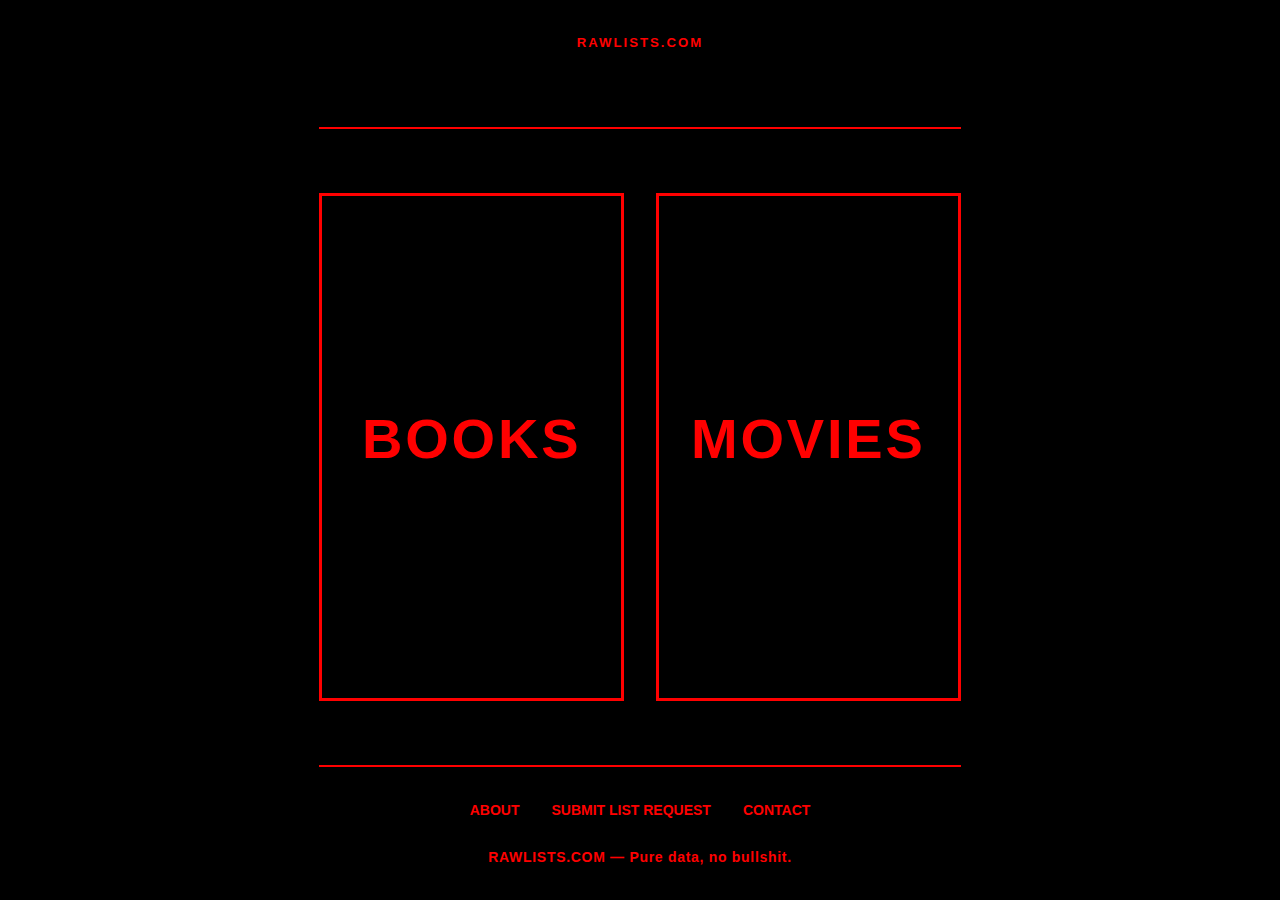
<file: index.html>
<!DOCTYPE html>
<html lang="en">
<head>
<!-- Google tag (gtag.js) -->
<script async src="https://www.googletagmanager.com/gtag/js?id=G-NQX2SLQL2Z"></script>
<script>
  window.dataLayer = window.dataLayer || [];
  function gtag(){dataLayer.push(arguments);}
  gtag('js', new Date());
  
  gtag('config', 'G-NQX2SLQL2Z');
</script>

    <meta charset="UTF-8">
    <meta name="viewport" content="width=device-width, initial-scale=1.0">
    <title>RAWLISTS - Complete Works & Filmographies | Books & Movies in Chronological Order</title>
    <meta name="description" content="Complete bibliographies and filmographies in chronological order. Authors: Charles Bukowski. Directors: Wong Kar-wai. Pure data, no bullshit.">
    <meta name="keywords" content="complete works, bibliography, filmography, chronological order, bukowski, wong kar wai">
    <link rel="canonical" href="https://rawlists.com/">
    
    <!-- Open Graph / Social Media -->
    <meta property="og:type" content="website">
    <meta property="og:url" content="https://rawlists.com/">
    <meta property="og:title" content="RAWLISTS - Complete Works in Chronological Order">
    <meta property="og:description" content="Complete bibliographies and filmographies. Pure data, no bullshit.">
    <meta property="og:site_name" content="RAWLISTS">
    
    <!-- Twitter Card -->
    <meta name="twitter:card" content="summary">
    <meta name="twitter:title" content="RAWLISTS - Complete Works in Chronological Order">
    <meta name="twitter:description" content="Complete bibliographies and filmographies. Pure data, no bullshit.">
    <style>
        * {
            margin: 0;
            padding: 0;
            box-sizing: border-box;
        }

        body {
            background-color: #000000;
            color: #FF0000;
            font-family: 'Arial Black', 'Arial Bold', Gadget, sans-serif;
            line-height: 1.6;
            min-height: 100vh;
            display: flex;
            flex-direction: column;
        }

        .container {
            max-width: 1200px;
            margin: 0 auto;
            padding: 2rem 1rem;
            flex: 1;
            display: flex;
            flex-direction: column;
        }

        header {
            margin-bottom: 3rem;
            padding-bottom: 0.5rem;
        }

        .site-title {
            font-size: 0.825rem;
            font-weight: 900;
            letter-spacing: 0.15em;
            text-transform: uppercase;
            margin-bottom: 1.1rem;
            color: #FF0000;
            text-align: center;
        }

        .header-line {
            width: 100%;
            height: 2px;
            background-color: #FF0000;
            margin-bottom: 4rem;
        }

        .choices {
            flex: 1;
            display: grid;
            grid-template-columns: 1fr 1fr;
            gap: 2rem;
            align-items: stretch;
        }

        .choice-card {
            background-color: transparent;
            border: 3px solid #FF0000;
            padding: 4rem 2rem;
            text-decoration: none;
            display: flex;
            flex-direction: column;
            align-items: center;
            justify-content: center;
            transition: all 0.3s ease;
            position: relative;
            overflow: hidden;
        }

        .choice-card:hover {
            transform: translateY(-4px);
            background-color: #FF0000;
        }

        .choice-card::before {
            content: '';
            position: absolute;
            top: 0;
            left: 0;
            right: 0;
            bottom: 0;
            background-color: #FF0000;
            opacity: 0;
            transition: opacity 0.3s ease;
            z-index: 0;
        }

        .choice-card:hover::before {
            opacity: 1;
        }

        .choice-title {
            font-size: 3.5rem;
            font-weight: 900;
            color: #FF0000;
            letter-spacing: 0.05em;
            margin-bottom: 1rem;
            position: relative;
            z-index: 1;
        }

        .choice-card:hover .choice-title {
            color: #000000;
        }

        .choice-subtitle {
            font-size: 0.875rem;
            color: #1d3557;
            opacity: 0.7;
            letter-spacing: 0.1em;
            text-transform: uppercase;
            font-weight: 600;
            position: relative;
            z-index: 1;
        }

        .choice-card:hover .choice-subtitle {
            color: #f1faee;
            opacity: 1;
        }

        footer {
            margin-top: 4rem;
            padding-top: 2rem;
            border-top: 2px solid #FF0000;
            text-align: center;
        }

        .footer-links {
            display: flex;
            justify-content: center;
            gap: 2rem;
            margin-bottom: 1.5rem;
            flex-wrap: wrap;
        }

        .footer-links a {
            color: #FF0000;
            text-decoration: none;
            font-size: 0.875rem;
            font-weight: 900;
            transition: opacity 0.2s ease;
        }

        .footer-links a:hover {
            opacity: 0.7;
        }

        .footer-slogan {
            font-size: 0.875rem;
            color: #FF0000;
            font-weight: 900;
            letter-spacing: 0.05em;
        }

        @media (max-width: 768px) {
            .choices {
                grid-template-columns: 1fr;
                gap: 1.5rem;
            }

            .choice-card {
                padding: 3rem 2rem;
            }

            .choice-title {
                font-size: 2.5rem;
            }

            .tagline {
                margin-bottom: 2rem;
            }
        }
    </style>
</head>
<body>
    <div class="container">
        <header>
            <h1 class="site-title">RAWLISTS.COM</h1>
        </header>

        <div class="header-line"></div>

        <div class="choices">
            <a href="books.html" class="choice-card">
                <h2 class="choice-title">BOOKS</h2>
            </a>

            <a href="movies.html" class="choice-card">
                <h2 class="choice-title">MOVIES</h2>
            </a>
        </div>

        <footer>
            <div class="footer-links">
                <a href="about.html">ABOUT</a>
                <a href="submit.html">SUBMIT LIST REQUEST</a>
                <a href="contact.html">CONTACT</a>
            </div>
            <p class="footer-slogan">RAWLISTS.COM — Pure data, no bullshit.</p>
        </footer>
    </div>
</body>
</html>
</file>
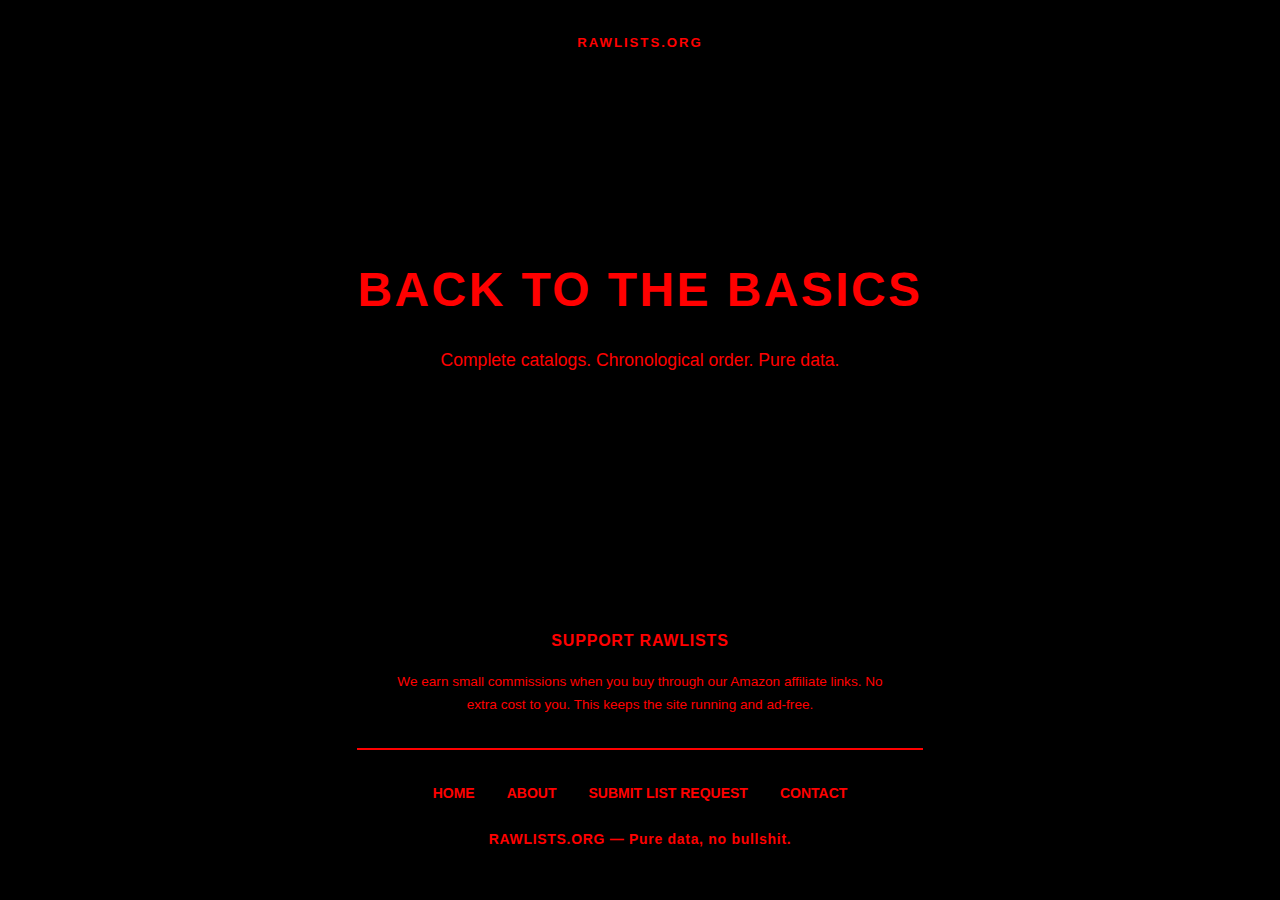
<file: about.html>
<!DOCTYPE html>
<html lang="en">
<head>
<!-- Google tag (gtag.js) -->
<script async src="https://www.googletagmanager.com/gtag/js?id=G-NQX2SLQL2Z"></script>
<script>
  window.dataLayer = window.dataLayer || [];
  function gtag(){dataLayer.push(arguments);}
  gtag('js', new Date());
  
  gtag('config', 'G-NQX2SLQL2Z');
</script>

    <meta charset="UTF-8">
    <meta name="viewport" content="width=device-width, initial-scale=1.0">
    <title>About - RAWLISTS.ORG</title>
    <style>
        * {
            margin: 0;
            padding: 0;
            box-sizing: border-box;
        }

        body {
            background-color: #000000;
            color: #FF0000;
            font-family: 'Arial Black', Arial, sans-serif;
            line-height: 1.6;
            min-height: 100vh;
            display: flex;
            flex-direction: column;
        }

        .container {
            max-width: 800px;
            margin: 0 auto;
            flex: 1;
            display: flex;
            flex-direction: column;
            padding: 2rem 1rem;
        }

        header {
            margin-bottom: 3rem;
            padding-bottom: 0.5rem;
        }

        .site-title {
            font-size: 0.825rem;
            font-weight: 700;
            letter-spacing: 0.15em;
            text-transform: uppercase;
            margin-bottom: 1.1rem;
            text-align: center;
        }

        .site-title a {
            color: #FF0000;
            text-decoration: none;
        }

        .page-header {
            border-bottom: 2px solid #FF0000;
            padding-bottom: 0.5rem;
            margin-bottom: 2rem;
        }

        .page-title {
            font-size: 2.5rem;
            font-weight: 700;
            color: #FF0000;
            line-height: 1;
        }

        .content {
            margin-bottom: 3rem;
        }

        h2 {
            font-size: 1.5rem;
            font-weight: 700;
            color: #FF0000;
            margin-bottom: 1rem;
            margin-top: 2rem;
            text-transform: uppercase;
            letter-spacing: 0.05em;
        }

        p {
            margin-bottom: 1rem;
            font-size: 1rem;
            line-height: 1.7;
            font-family: Arial, sans-serif;
            font-weight: 400;
        }

        .principle {
            margin-bottom: 1.5rem;
            padding-left: 1rem;
            border-left: 3px solid #FF0000;
        }

        .principle-title {
            font-size: 1.1rem;
            font-weight: 900;
            margin-bottom: 0.5rem;
        }

        footer {
            margin-top: 4rem;
            padding-top: 2rem;
            border-top: 2px solid #FF0000;
            text-align: center;
        }

        .footer-links {
            display: flex;
            justify-content: center;
            gap: 2rem;
            margin-bottom: 1.5rem;
            flex-wrap: wrap;
        }

        .footer-links a {
            color: #FF0000;
            text-decoration: none;
            font-size: 0.875rem;
            font-weight: 900;
            transition: opacity 0.2s ease;
        }

        .footer-links a:hover {
            opacity: 0.7;
        }

        .footer-slogan {
            font-size: 0.875rem;
            color: #FF0000;
            font-weight: 600;
            letter-spacing: 0.05em;
        }

        @media (max-width: 640px) {
            .page-title {
                font-size: 2rem;
            }

            h2 {
                font-size: 1.25rem;
            }

            .footer-links {
                gap: 1rem;
            }
        }
    </style>
</head>
<body>
    <div class="container">
        <header>
            <h1 class="site-title"><a href="index.html">RAWLISTS.ORG</a></h1>
        </header>

        <div class="content" style="flex: 1; display: flex; align-items: center; justify-content: center;">
            <div style="text-align: center;">
                <h2 style="font-size: 3rem; font-weight: 900; margin: 0 0 2rem 0; line-height: 1;">BACK TO THE BASICS</h2>
                <p style="font-size: 1.1rem; margin: 0;">Complete catalogs. Chronological order. Pure data.</p>
            </div>
        </div>

        <div style="text-align: center; padding: 2rem 0;">
            <h2 style="font-size: 1rem; font-weight: 900; margin-bottom: 1rem;">SUPPORT RAWLISTS</h2>
            <p style="font-size: 0.85rem; max-width: 500px; margin: 0 auto;">We earn small commissions when you buy through our Amazon affiliate links. No extra cost to you. This keeps the site running and ad-free.</p>
        </div>

        <footer style="margin-top: auto;">
            <div class="footer-links">
                <a href="index.html">HOME</a>
                <a href="about.html">ABOUT</a>
                <a href="submit.html">SUBMIT LIST REQUEST</a>
                <a href="contact.html">CONTACT</a>
            </div>
            <p class="footer-slogan">RAWLISTS.ORG — Pure data, no bullshit.</p>
        </footer>
    </div>
</body>
</html>
</file>
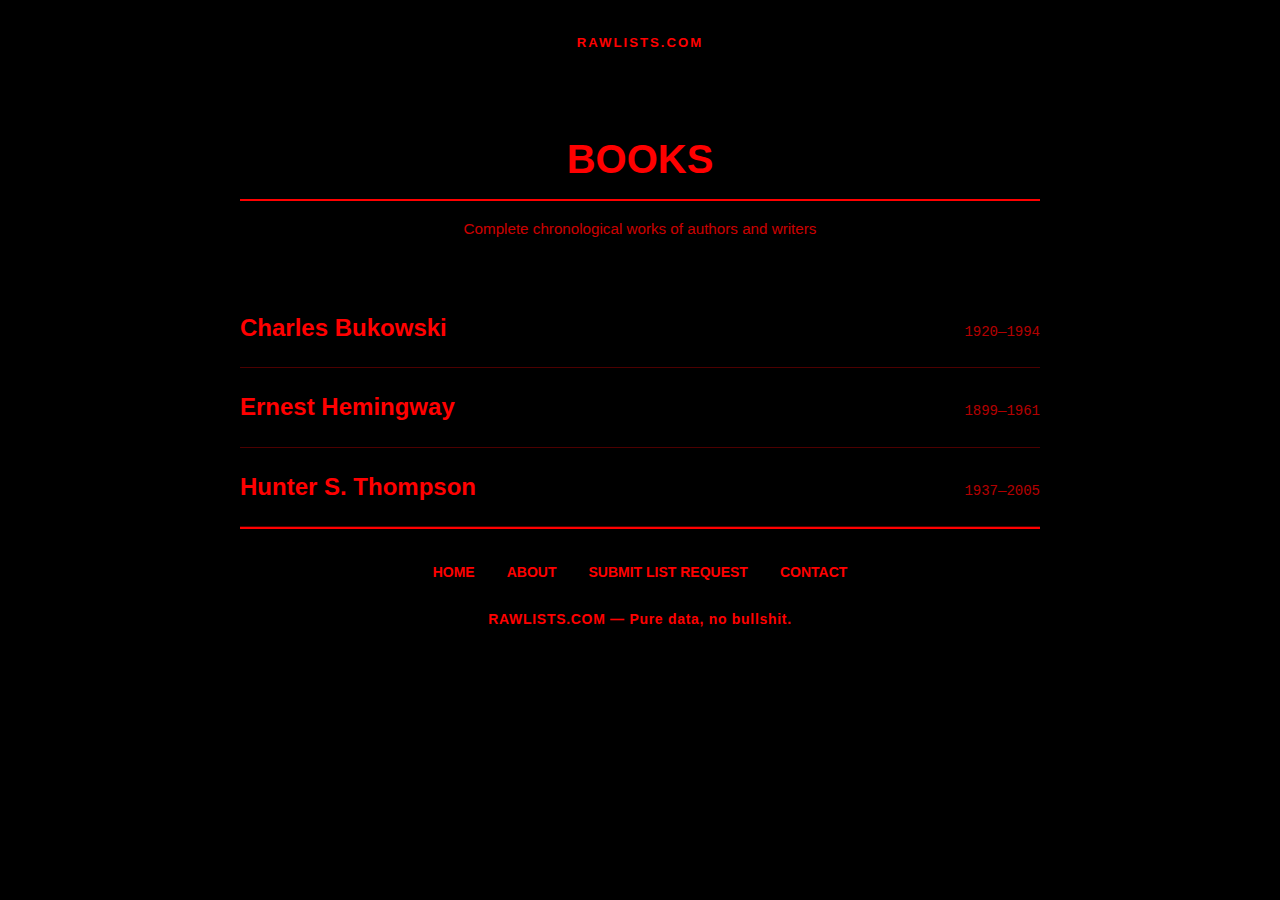
<file: books.html>
<!DOCTYPE html>
<html lang="en">
<head>
<!-- Google tag (gtag.js) -->
<script async src="https://www.googletagmanager.com/gtag/js?id=G-NQX2SLQL2Z"></script>
<script>
  window.dataLayer = window.dataLayer || [];
  function gtag(){dataLayer.push(arguments);}
  gtag('js', new Date());
  
  gtag('config', 'G-NQX2SLQL2Z');
</script>

    <meta charset="UTF-8">
    <meta name="viewport" content="width=device-width, initial-scale=1.0">
    <title>Books - RAWLISTS.COM</title>
    <style>
        * {
            margin: 0;
            padding: 0;
            box-sizing: border-box;
        }

        body {
            background-color: #000000;
            color: #FF0000;
            font-family: 'Arial Black', 'Arial Bold', Gadget, sans-serif;
            line-height: 1.6;
            padding: 2rem 1rem;
        }

        .container {
            max-width: 800px;
            margin: 0 auto;
            flex: 1;
            display: flex;
            flex-direction: column;
        }

        header {
            margin-bottom: 3rem;
            padding-bottom: 0.5rem;
        }

        .site-title {
            font-size: 0.825rem;
            font-weight: 900;
            letter-spacing: 0.15em;
            text-transform: uppercase;
            margin-bottom: 1.1rem;
            color: #FF0000;
            text-align: center;
        }

        .site-title a {
            color: #FF0000;
            text-decoration: none;
        }

        .site-title a:hover {
            opacity: 0.7;
        }

        .page-title {
            font-size: 2.5rem;
            font-weight: 900;
            color: #FF0000;
            text-align: center;
            margin-bottom: 1rem;
            border-bottom: 2px solid #FF0000;
            padding-bottom: 0.5rem;
        }

        .intro {
            text-align: center;
            font-size: 0.95rem;
            color: #FF0000;
            opacity: 0.8;
            margin-bottom: 3rem;
        }

        .author-list {
            list-style: none;
        }

        .author-item {
            border-bottom: 1px solid rgba(255, 0, 0, 0.3);
            transition: background-color 0.2s ease;
        }

        .author-item:hover {
            background-color: rgba(255, 0, 0, 0.1);
        }

        .author-link {
            display: flex;
            justify-content: space-between;
            align-items: baseline;
            padding: 1.25rem 0;
            text-decoration: none;
            gap: 1rem;
        }

        .author-name {
            font-size: 1.5rem;
            font-weight: 900;
            color: #FF0000;
        }

        .author-years {
            font-family: 'Courier New', monospace;
            font-size: 0.875rem;
            color: #FF0000;
            opacity: 0.7;
            white-space: nowrap;
        }

        footer {
            margin-top: 4rem;
            padding-top: 2rem;
            border-top: 2px solid #FF0000;
            text-align: center;
        }

        .footer-links {
            display: flex;
            justify-content: center;
            gap: 2rem;
            margin-bottom: 1.5rem;
            flex-wrap: wrap;
        }

        .footer-links a {
            color: #FF0000;
            text-decoration: none;
            font-size: 0.875rem;
            font-weight: 900;
            transition: opacity 0.2s ease;
        }

        .footer-links a:hover {
            opacity: 0.7;
        }

        .footer-slogan {
            font-size: 0.875rem;
            color: #FF0000;
            font-weight: 900;
            letter-spacing: 0.05em;
        }

        @media (max-width: 640px) {
            .page-title {
                font-size: 2rem;
            }

            .author-link {
                flex-direction: column;
                align-items: flex-start;
                gap: 0.25rem;
            }

            .author-name {
                font-size: 1.25rem;
            }
        }
    </style>
</head>
<body>
    <div class="container">
        <header>
            <h1 class="site-title"><a href="index.html">RAWLISTS.COM</a></h1>
        </header>

        <h2 class="page-title">BOOKS</h2>
        <p class="intro">Complete chronological works of authors and writers</p>

        <ul class="author-list">
            <li class="author-item">
                <a href="bukowski.html" class="author-link">
                    <span class="author-name">Charles Bukowski</span>
                    <span class="author-years">1920—1994</span>
                </a>
            </li>
            <li class="author-item">
                <a href="ernest-hemingway.html" class="author-link">
                    <span class="author-name">Ernest Hemingway</span>
                    <span class="author-years">1899—1961</span>
                </a>
            </li>
            <li class="author-item">
                <a href="hunter-s-thompson.html" class="author-link">
                    <span class="author-name">Hunter S. Thompson</span>
                    <span class="author-years">1937—2005</span>
                </a>
            </li>
        </ul>

        <footer style="margin-top: auto;">
                        <div class="footer-links">
                <a href="index.html">HOME</a>
                <a href="about.html">ABOUT</a>
                <a href="submit.html">SUBMIT LIST REQUEST</a>
                <a href="contact.html">CONTACT</a>
            </div>
            <p class="footer-slogan">RAWLISTS.COM — Pure data, no bullshit.</p>
        </footer>
    </div>
</body>
</html>
</file>
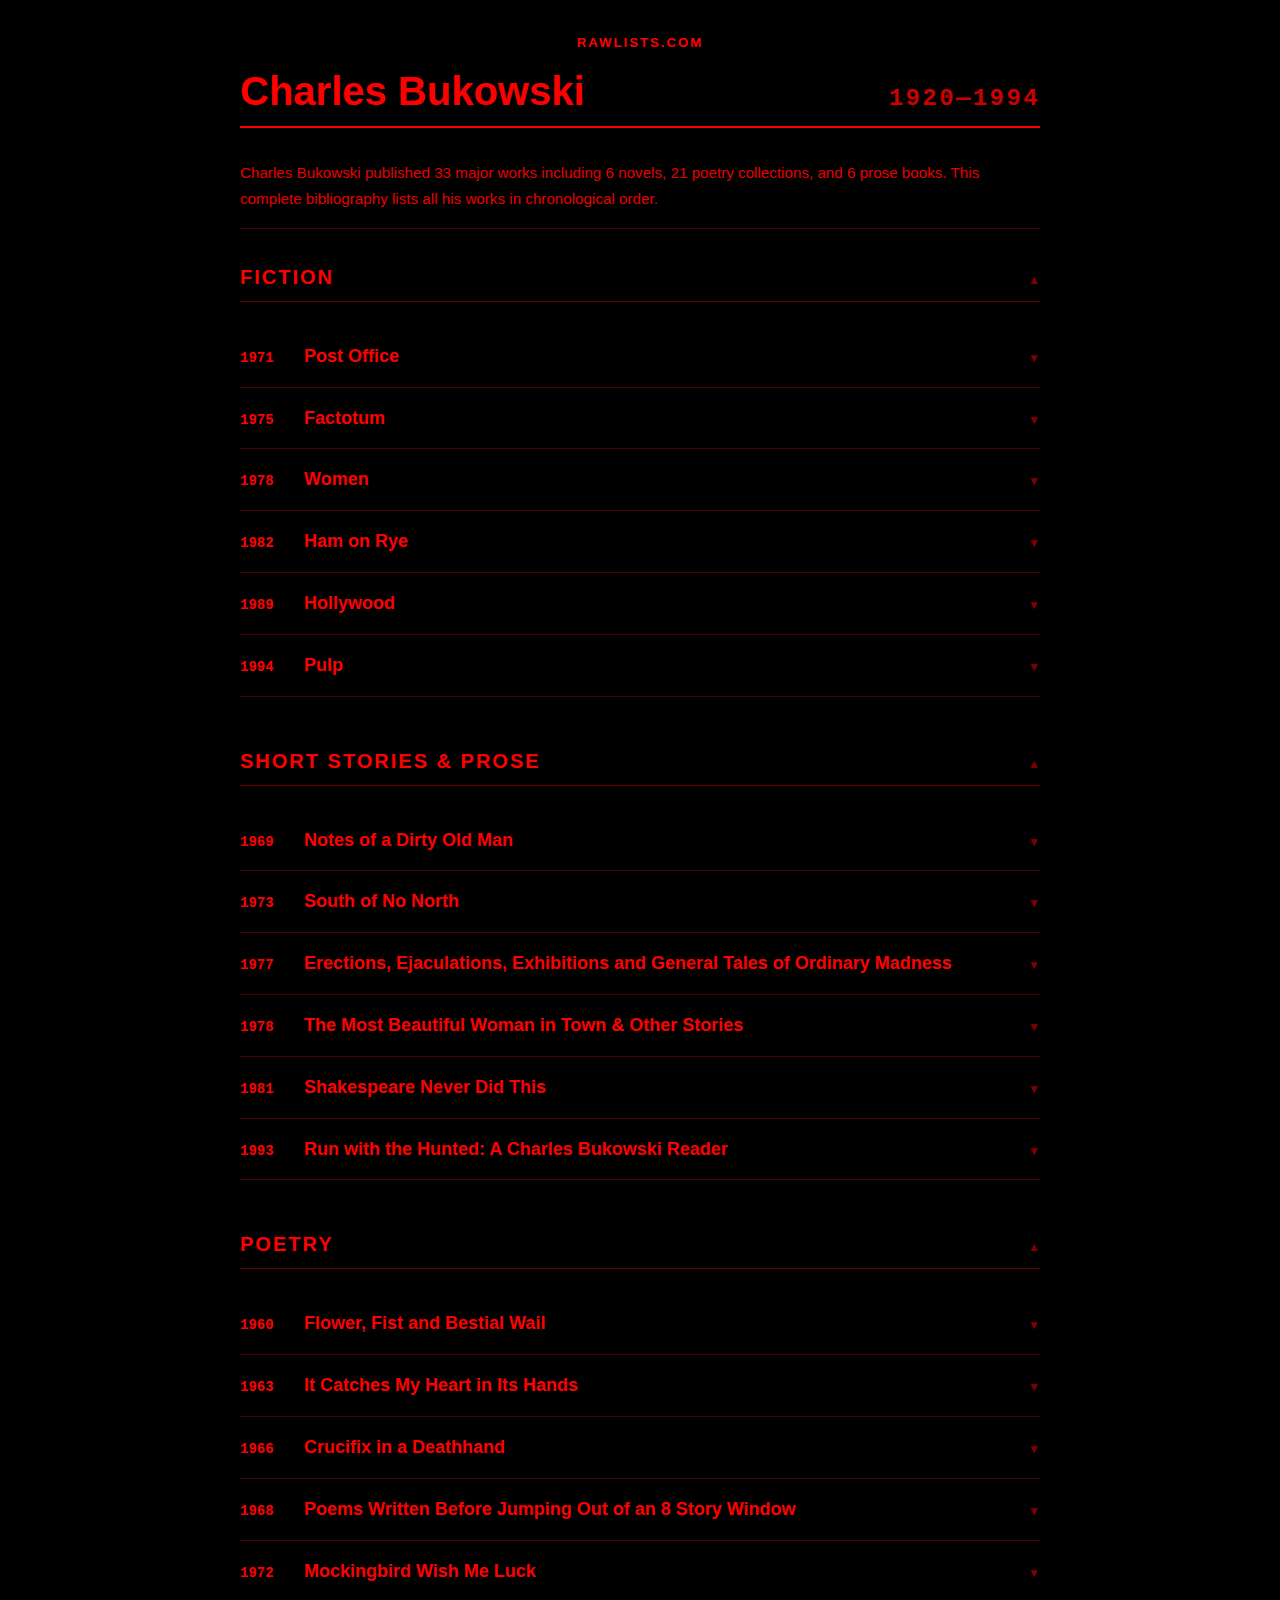
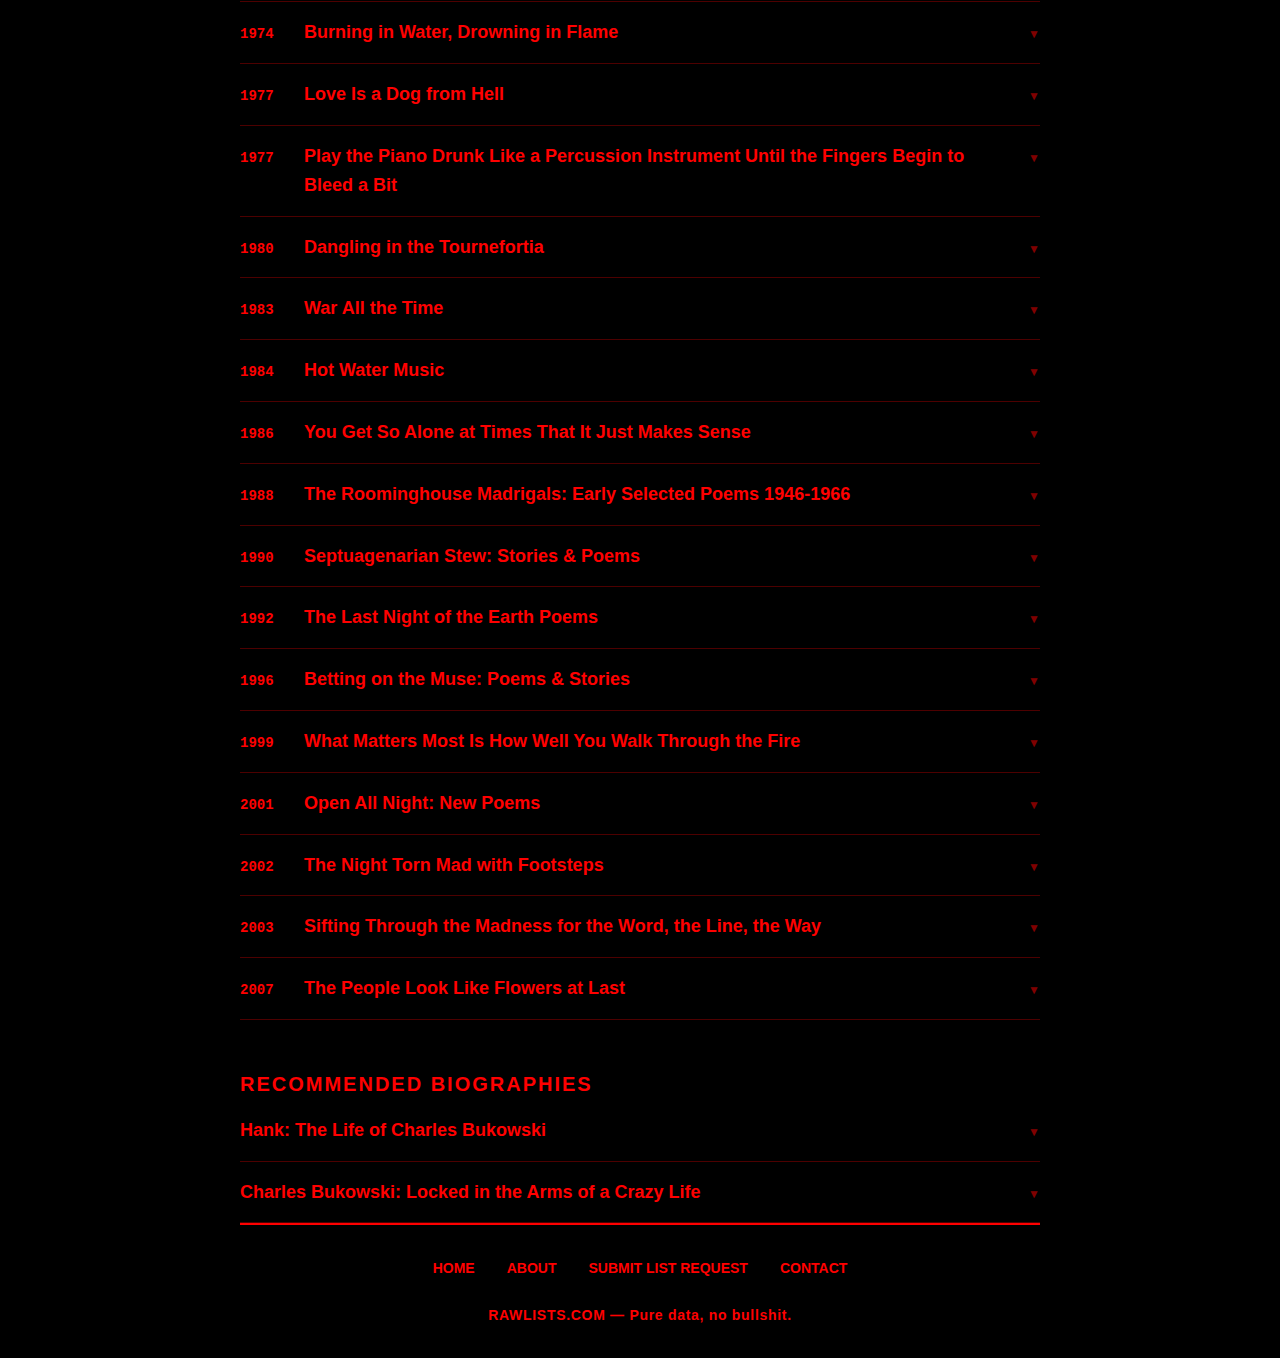
<file: bukowski.html>
<!DOCTYPE html>
<html lang="en">
<head>
<!-- Google tag (gtag.js) -->
<script async src="https://www.googletagmanager.com/gtag/js?id=G-NQX2SLQL2Z"></script>
<script>
  window.dataLayer = window.dataLayer || [];
  function gtag(){dataLayer.push(arguments);}
  gtag('js', new Date());
  
  gtag('config', 'G-NQX2SLQL2Z');
</script>

    <meta charset="UTF-8">
    <meta name="viewport" content="width=device-width, initial-scale=1.0">
    <title>Charles Bukowski Complete Works Bibliography | All 33 Books in Order - RAWLISTS</title>
    <meta name="description" content="Complete Charles Bukowski bibliography (1960-2007): all 6 novels, 21 poetry collections, and 6 prose books in chronological order. Post Office, Ham on Rye, Women, Factotum, and more.">
    <meta name="keywords" content="charles bukowski, bukowski books, bukowski bibliography, bukowski complete works, bukowski chronological order, post office, ham on rye, women, factotum">
    <link rel="canonical" href="https://rawlists.com/bukowski.html">
    
    <!-- Open Graph / Social Media -->
    <meta property="og:type" content="website">
    <meta property="og:url" content="https://rawlists.com/bukowski.html">
    <meta property="og:title" content="Charles Bukowski Complete Works - All Books in Order">
    <meta property="og:description" content="Complete Bukowski bibliography: 6 novels, 21 poetry collections, 6 prose books (1960-2007).">
    <meta property="og:site_name" content="RAWLISTS">
    
    <!-- Twitter Card -->
    <meta name="twitter:card" content="summary">
    <meta name="twitter:title" content="Charles Bukowski Complete Works - All Books in Order">
    <meta name="twitter:description" content="Complete Bukowski bibliography: 6 novels, 21 poetry collections, 6 prose books (1960-2007).">
    <style>
        * {
            margin: 0;
            padding: 0;
            box-sizing: border-box;
        }

        body {
            background-color: #000000;
            color: #FF0000;
            font-family: 'Arial Black', 'Arial Bold', Gadget, sans-serif;
            line-height: 1.6;
            padding: 2rem 1rem;
        }

        .container {
            max-width: 800px;
            margin: 0 auto;
            flex: 1;
            display: flex;
            flex-direction: column;
        }

        header {
            margin-bottom: 0;
            padding-bottom: 0.5rem;
        }

        .site-title {
            font-size: 0.825rem;
            font-weight: 900;
            letter-spacing: 0.15em;
            text-transform: uppercase;
            margin-bottom: 1.1rem;
            color: #FF0000;
            text-align: center;
        }

        .site-title a {
            color: #FF0000;
            text-decoration: none;
        }

        .site-title a:hover {
            opacity: 0.7;
        }

        .author-header {
            display: flex;
            justify-content: space-between;
            align-items: baseline;
            gap: 2rem;
            border-bottom: 2px solid #FF0000;
            padding-bottom: 0.5rem;
        }

        .author-name {
            font-size: 2.5rem;
            font-weight: 900;
            color: #FF0000;
            line-height: 1;
        }

        .life-dates {
            font-family: 'Courier New', monospace;
            font-size: 1.5rem;
            color: #FF0000;
            opacity: 0.8;
            letter-spacing: 0.1em;
            font-weight: 900;
        }

        .intro-text {
            font-size: 0.95rem;
            line-height: 1.7;
            color: #FF0000;
            margin: 0.5rem 0 2rem 0;
            padding: 1rem 0;
            border-bottom: 1px solid rgba(255, 0, 0, 0.3);
            opacity: 0.9;
            font-weight: 400;
            font-family: Arial, sans-serif;
        }

        .work-list {
            list-style: none;
        }

        .category-section {
            margin-bottom: 3rem;
        }

        .category-header {
            display: flex;
            justify-content: space-between;
            align-items: baseline;
            border-bottom: 1px solid rgba(255, 0, 0, 0.4);
            padding-bottom: 0.5rem;
            margin-bottom: 1.5rem;
        }

        .category-title {
            font-size: 1.25rem;
            font-weight: 900;
            color: #FF0000;
            text-transform: uppercase;
            letter-spacing: 0.1em;
        }

        .collapse-category {
            font-size: 0.75rem;
            color: #FF0000;
            opacity: 0.5;
            cursor: pointer;
            user-select: none;
            transition: opacity 0.2s ease;
        }

        .collapse-category:hover {
            opacity: 1;
        }

        .work-item {
            border-bottom: 1px solid rgba(255, 0, 0, 0.3);
            padding: 1rem 0;
            transition: background-color 0.2s ease;
        }

        .work-item:hover {
            background-color: rgba(255, 0, 0, 0.05);
        }

        .work-header {
            display: flex;
            align-items: baseline;
            gap: 1rem;
            cursor: pointer;
            user-select: none;
        }

        .year {
            font-family: 'Courier New', monospace;
            font-weight: 900;
            font-size: 0.875rem;
            min-width: 3rem;
            color: #FF0000;
        }

        .title {
            flex: 1;
            font-size: 1.125rem;
            font-weight: 900;
            color: #FF0000;
        }

        .expand-icon {
            font-size: 0.75rem;
            color: #FF0000;
            opacity: 0.5;
            transition: transform 0.2s ease, opacity 0.2s ease;
        }

        .work-item:hover .expand-icon {
            opacity: 1;
        }

        .work-item.expanded .expand-icon {
            transform: rotate(180deg);
        }

        .work-details {
            max-height: 0;
            overflow: hidden;
            transition: max-height 0.3s ease, margin 0.3s ease;
        }

        .work-details.show {
            max-height: 500px;
            margin-top: 1rem;
        }

        .details-content {
            padding-left: 4rem;
            padding-right: 2rem;
        }

        .description {
            font-size: 0.95rem;
            line-height: 1.7;
            color: #FF0000;
            margin-bottom: 1rem;
            opacity: 0.9;
            font-weight: 400;
            font-family: Arial, sans-serif;
        }

        .buy-links {
            display: flex;
            justify-content: flex-end;
            gap: 0.5rem;
            flex-wrap: nowrap;
            align-items: center;
        }

        .buy-link {
            display: inline-flex;
            align-items: center;
            justify-content: center;
            color: #000000;
            background-color: #FF0000;
            text-decoration: none;
            padding: 0.4rem 0.8rem;
            border-radius: 0px;
            font-size: 0.7rem;
            font-weight: 900;
            transition: all 0.2s ease;
            letter-spacing: 0.03em;
            border: 2px solid #FF0000;
            white-space: normal;
            min-width: 140px;
            max-width: 140px;
            text-align: center;
            line-height: 1.3;
            height: 42px;
        }

        .buy-link:hover {
            background-color: #000000;
            color: #FF0000;
        }

        .buy-link.primary {
            border: 3px solid #FF0000;
        }

        footer {
            margin-top: 4rem;
            padding-top: 2rem;
            border-top: 2px solid #FF0000;
            text-align: center;
        }

        .footer-links {
            display: flex;
            justify-content: center;
            gap: 2rem;
            margin-bottom: 1.5rem;
            flex-wrap: wrap;
        }

        .footer-links a {
            color: #FF0000;
            text-decoration: none;
            font-size: 0.875rem;
            font-weight: 900;
            transition: opacity 0.2s ease;
        }

        .footer-links a:hover {
            opacity: 0.7;
        }

        .footer-slogan {
            font-size: 0.875rem;
            color: #FF0000;
            font-weight: 900;
            letter-spacing: 0.05em;
        }

        @media (max-width: 640px) {
            .site-title {
                font-size: 1.25rem;
            }

            .author-header {
                flex-direction: column;
                align-items: flex-start;
                gap: 0.5rem;
            }

            .author-name {
                font-size: 2rem;
            }

            .life-dates {
                font-size: 1.125rem;
            }

            .work-header {
                flex-direction: column;
                gap: 0.25rem;
                align-items: flex-start;
            }

            .details-content {
                padding-left: 1rem;
                padding-right: 0;
            }

            .year {
                min-width: auto;
            }

            .footer-links {
                gap: 1rem;
            }
        }
    </style>
</head>
<body>
    <div class="container">
        <header>
            <h1 class="site-title"><a href="index.html">RAWLISTS.COM</a></h1>
            <div class="author-header">
                <h2 class="author-name">Charles Bukowski</h2>
                <div class="life-dates">1920—1994</div>
            </div>
        </header>

        <p class="intro-text">Charles Bukowski published 33 major works including 6 novels, 21 poetry collections, and 6 prose books. This complete bibliography lists all his works in chronological order.</p>

        <div class="category-section">
            <div class="category-header">
                <h3 class="category-title">Fiction</h3>
                <span class="collapse-category" data-category="fiction">▲</span>
            </div>
            <ul class="work-list">
                <li class="work-item">
                    <div class="work-header">
                        <span class="year">1971</span>
                        <span class="title">Post Office</span>
                        <span class="expand-icon">▼</span>
                    </div>
                    <div class="work-details">
                        <div class="details-content">
                            <p class="description">First novel, written at 51. Based on his decade at the US Postal Service. Introduced alter ego Henry Chinaski.</p>
                                                        <div class="buy-links">
                                <a href="https://www.amazon.com/dp/0061177571?tag=badmarketings-20" class="buy-link" target="_blank" rel="noopener">AMAZON</a>
                                <a href="https://amzn.to/4chNWWv" class="buy-link" target="_blank" rel="noopener">TRY AUDIBLE<br>FOR FREE</a>
                                <a href="https://amzn.to/45W4Ypt" class="buy-link" target="_blank" rel="noopener">KINDLE</a>
                            </div>
                        </div>
                    </div>
                </li>

                <li class="work-item">
                    <div class="work-header">
                        <span class="year">1975</span>
                        <span class="title">Factotum</span>
                        <span class="expand-icon">▼</span>
                    </div>
                    <div class="work-details">
                        <div class="details-content">
                            <p class="description">Set during the Depression. Young Chinaski cycles through dozens of menial jobs, quits or gets fired from all of them.</p>
                                                        <div class="buy-links">
                                <a href="https://www.amazon.com/dp/0876852630?tag=badmarketings-20" class="buy-link" target="_blank" rel="noopener">AMAZON</a>
                                <a href="https://amzn.to/4chNWWv" class="buy-link" target="_blank" rel="noopener">TRY AUDIBLE<br>FOR FREE</a>
                                <a href="https://amzn.to/45W4Ypt" class="buy-link" target="_blank" rel="noopener">KINDLE</a>
                            </div>
                        </div>
                    </div>
                </li>

                <li class="work-item">
                    <div class="work-header">
                        <span class="year">1978</span>
                        <span class="title">Women</span>
                        <span class="expand-icon">▼</span>
                    </div>
                    <div class="work-details">
                        <div class="details-content">
                            <p class="description">Chinaski in his 50s after literary success. Chronicles relationships with dozens of women. His most controversial book.</p>
                                                        <div class="buy-links">
                                <a href="https://www.amazon.com/dp/0061177598?tag=badmarketings-20" class="buy-link" target="_blank" rel="noopener">AMAZON</a>
                                <a href="https://amzn.to/4chNWWv" class="buy-link" target="_blank" rel="noopener">TRY AUDIBLE<br>FOR FREE</a>
                                <a href="https://amzn.to/45W4Ypt" class="buy-link" target="_blank" rel="noopener">KINDLE</a>
                            </div>
                        </div>
                    </div>
                </li>

                <li class="work-item">
                    <div class="work-header">
                        <span class="year">1982</span>
                        <span class="title">Ham on Rye</span>
                        <span class="expand-icon">▼</span>
                    </div>
                    <div class="work-details">
                        <div class="details-content">
                            <p class="description">Coming-of-age novel covering childhood through high school. Abusive father, severe acne, social isolation. Most widely read of his novels.</p>
                                                        <div class="buy-links">
                                <a href="https://www.amazon.com/dp/006117758X?tag=badmarketings-20" class="buy-link" target="_blank" rel="noopener">AMAZON</a>
                                <a href="https://amzn.to/4chNWWv" class="buy-link" target="_blank" rel="noopener">TRY AUDIBLE<br>FOR FREE</a>
                                <a href="https://amzn.to/45W4Ypt" class="buy-link" target="_blank" rel="noopener">KINDLE</a>
                            </div>
                        </div>
                    </div>
                </li>

                <li class="work-item">
                    <div class="work-header">
                        <span class="year">1989</span>
                        <span class="title">Hollywood</span>
                        <span class="expand-icon">▼</span>
                    </div>
                    <div class="work-details">
                        <div class="details-content">
                            <p class="description">About the making of "Barfly" starring Mickey Rourke. Bukowski meets producers, directors, and studio executives. Most comedic of his novels.</p>
                                                        <div class="buy-links">
                                <a href="https://www.amazon.com/dp/0876857632?tag=badmarketings-20" class="buy-link" target="_blank" rel="noopener">AMAZON</a>
                                <a href="https://amzn.to/4chNWWv" class="buy-link" target="_blank" rel="noopener">TRY AUDIBLE<br>FOR FREE</a>
                                <a href="https://amzn.to/45W4Ypt" class="buy-link" target="_blank" rel="noopener">KINDLE</a>
                            </div>
                        </div>
                    </div>
                </li>

                <li class="work-item">
                    <div class="work-header">
                        <span class="year">1994</span>
                        <span class="title">Pulp</span>
                        <span class="expand-icon">▼</span>
                    </div>
                    <div class="work-details">
                        <div class="details-content">
                            <p class="description">Final novel. Detective noir parody featuring private eye Nick Belane. Completed while dying of leukemia. Departure from autobiographical mode.</p>
                                                        <div class="buy-links">
                                <a href="https://www.amazon.com/dp/0876859260?tag=badmarketings-20" class="buy-link" target="_blank" rel="noopener">AMAZON</a>
                                <a href="https://amzn.to/4chNWWv" class="buy-link" target="_blank" rel="noopener">TRY AUDIBLE<br>FOR FREE</a>
                                <a href="https://amzn.to/45W4Ypt" class="buy-link" target="_blank" rel="noopener">KINDLE</a>
                            </div>
                        </div>
                    </div>
                </li>
            </ul>
        </div>
        <div class="category-section">
            <div class="category-header">
                <h3 class="category-title">Short Stories & Prose</h3>
                <span class="collapse-category" data-category="stories">▲</span>
            </div>
            <ul class="work-list">
                <li class="work-item">
                    <div class="work-header">
                        <span class="year">1969</span>
                        <span class="title">Notes of a Dirty Old Man</span>
                        <span class="expand-icon">▼</span>
                    </div>
                    <div class="work-details">
                        <div class="details-content">
                            <p class="description">Collected columns from LA Free Press 1967-1969. Led to his first novel contract.</p>
                                                        <div class="buy-links">
                                <a href="#REPLACE_WITH_ASIN" class="buy-link" target="_blank" rel="noopener">AMAZON</a>
                                <a href="https://amzn.to/4chNWWv" class="buy-link" target="_blank" rel="noopener">TRY AUDIBLE<br>FOR FREE</a>
                                <a href="https://amzn.to/45W4Ypt" class="buy-link" target="_blank" rel="noopener">KINDLE</a>
                            </div>
                        </div>
                    </div>
                </li>

                <li class="work-item">
                    <div class="work-header">
                        <span class="year">1973</span>
                        <span class="title">South of No North</span>
                        <span class="expand-icon">▼</span>
                    </div>
                    <div class="work-details">
                        <div class="details-content">
                            <p class="description">Short story collection. Characters in bars and flophouses.</p>
                                                        <div class="buy-links">
                                <a href="#REPLACE_WITH_ASIN" class="buy-link" target="_blank" rel="noopener">AMAZON</a>
                                <a href="https://amzn.to/4chNWWv" class="buy-link" target="_blank" rel="noopener">TRY AUDIBLE<br>FOR FREE</a>
                                <a href="https://amzn.to/45W4Ypt" class="buy-link" target="_blank" rel="noopener">KINDLE</a>
                            </div>
                        </div>
                    </div>
                </li>

                <li class="work-item">
                    <div class="work-header">
                        <span class="year">1977</span>
                        <span class="title">Erections, Ejaculations, Exhibitions and General Tales of Ordinary Madness</span>
                        <span class="expand-icon">▼</span>
                    </div>
                    <div class="work-details">
                        <div class="details-content">
                            <p class="description">Short stories. Sex and violence in urban America.</p>
                                                        <div class="buy-links">
                                <a href="#REPLACE_WITH_ASIN" class="buy-link" target="_blank" rel="noopener">AMAZON</a>
                                <a href="https://amzn.to/4chNWWv" class="buy-link" target="_blank" rel="noopener">TRY AUDIBLE<br>FOR FREE</a>
                                <a href="https://amzn.to/45W4Ypt" class="buy-link" target="_blank" rel="noopener">KINDLE</a>
                            </div>
                        </div>
                    </div>
                </li>

                <li class="work-item">
                    <div class="work-header">
                        <span class="year">1978</span>
                        <span class="title">The Most Beautiful Woman in Town & Other Stories</span>
                        <span class="expand-icon">▼</span>
                    </div>
                    <div class="work-details">
                        <div class="details-content">
                            <p class="description">Short fiction about relationships and loneliness.</p>
                                                        <div class="buy-links">
                                <a href="#REPLACE_WITH_ASIN" class="buy-link" target="_blank" rel="noopener">AMAZON</a>
                                <a href="https://amzn.to/4chNWWv" class="buy-link" target="_blank" rel="noopener">TRY AUDIBLE<br>FOR FREE</a>
                                <a href="https://amzn.to/45W4Ypt" class="buy-link" target="_blank" rel="noopener">KINDLE</a>
                            </div>
                        </div>
                    </div>
                </li>

                <li class="work-item">
                    <div class="work-header">
                        <span class="year">1981</span>
                        <span class="title">Shakespeare Never Did This</span>
                        <span class="expand-icon">▼</span>
                    </div>
                    <div class="work-details">
                        <div class="details-content">
                            <p class="description">Travel journal with photos from 1978 Germany reading tour.</p>
                                                        <div class="buy-links">
                                <a href="#REPLACE_WITH_ASIN" class="buy-link" target="_blank" rel="noopener">AMAZON</a>
                                <a href="https://amzn.to/4chNWWv" class="buy-link" target="_blank" rel="noopener">TRY AUDIBLE<br>FOR FREE</a>
                                <a href="https://amzn.to/45W4Ypt" class="buy-link" target="_blank" rel="noopener">KINDLE</a>
                            </div>
                        </div>
                    </div>
                </li>

                <li class="work-item">
                    <div class="work-header">
                        <span class="year">1993</span>
                        <span class="title">Run with the Hunted: A Charles Bukowski Reader</span>
                        <span class="expand-icon">▼</span>
                    </div>
                    <div class="work-details">
                        <div class="details-content">
                            <p class="description">Anthology spanning entire career. Stories, poems, and novel excerpts. Good entry point for new readers.</p>
                                                        <div class="buy-links">
                                <a href="#REPLACE_WITH_ASIN" class="buy-link" target="_blank" rel="noopener">AMAZON</a>
                                <a href="https://amzn.to/4chNWWv" class="buy-link" target="_blank" rel="noopener">TRY AUDIBLE<br>FOR FREE</a>
                                <a href="https://amzn.to/45W4Ypt" class="buy-link" target="_blank" rel="noopener">KINDLE</a>
                            </div>
                        </div>
                    </div>
                </li>
            </ul>
        </div>
        <div class="category-section">
            <div class="category-header">
                <h3 class="category-title">Poetry</h3>
                <span class="collapse-category" data-category="poetry">▲</span>
            </div>
            <ul class="work-list">
                <li class="work-item">
                    <div class="work-header">
                        <span class="year">1960</span>
                        <span class="title">Flower, Fist and Bestial Wail</span>
                        <span class="expand-icon">▼</span>
                    </div>
                    <div class="work-details">
                        <div class="details-content">
                            <p class="description">First poetry collection, published at 40. Established his conversational style and core themes.</p>
                                                        <div class="buy-links">
                                <a href="#REPLACE_WITH_ASIN" class="buy-link" target="_blank" rel="noopener">AMAZON</a>
                                <a href="https://amzn.to/4chNWWv" class="buy-link" target="_blank" rel="noopener">TRY AUDIBLE<br>FOR FREE</a>
                                <a href="https://amzn.to/45W4Ypt" class="buy-link" target="_blank" rel="noopener">KINDLE</a>
                            </div>
                        </div>
                    </div>
                </li>

                <li class="work-item">
                    <div class="work-header">
                        <span class="year">1963</span>
                        <span class="title">It Catches My Heart in Its Hands</span>
                        <span class="expand-icon">▼</span>
                    </div>
                    <div class="work-details">
                        <div class="details-content">
                            <p class="description">Early collection. Voice becoming more confident and distinctive.</p>
                                                        <div class="buy-links">
                                <a href="#REPLACE_WITH_ASIN" class="buy-link" target="_blank" rel="noopener">AMAZON</a>
                                <a href="https://amzn.to/4chNWWv" class="buy-link" target="_blank" rel="noopener">TRY AUDIBLE<br>FOR FREE</a>
                                <a href="https://amzn.to/45W4Ypt" class="buy-link" target="_blank" rel="noopener">KINDLE</a>
                            </div>
                        </div>
                    </div>
                </li>

                <li class="work-item">
                    <div class="work-header">
                        <span class="year">1966</span>
                        <span class="title">Crucifix in a Deathhand</span>
                        <span class="expand-icon">▼</span>
                    </div>
                    <div class="work-details">
                        <div class="details-content">
                            <p class="description">Poetry about mortality and sex. His style fully formed by this point.</p>
                                                        <div class="buy-links">
                                <a href="#REPLACE_WITH_ASIN" class="buy-link" target="_blank" rel="noopener">AMAZON</a>
                                <a href="https://amzn.to/4chNWWv" class="buy-link" target="_blank" rel="noopener">TRY AUDIBLE<br>FOR FREE</a>
                                <a href="https://amzn.to/45W4Ypt" class="buy-link" target="_blank" rel="noopener">KINDLE</a>
                            </div>
                        </div>
                    </div>
                </li>

                <li class="work-item">
                    <div class="work-header">
                        <span class="year">1968</span>
                        <span class="title">Poems Written Before Jumping Out of an 8 Story Window</span>
                        <span class="expand-icon">▼</span>
                    </div>
                    <div class="work-details">
                        <div class="details-content">
                            <p class="description">Collection with memorably bleak title. Poems about desperation and the absurd.</p>
                                                        <div class="buy-links">
                                <a href="#REPLACE_WITH_ASIN" class="buy-link" target="_blank" rel="noopener">AMAZON</a>
                                <a href="https://amzn.to/4chNWWv" class="buy-link" target="_blank" rel="noopener">TRY AUDIBLE<br>FOR FREE</a>
                                <a href="https://amzn.to/45W4Ypt" class="buy-link" target="_blank" rel="noopener">KINDLE</a>
                            </div>
                        </div>
                    </div>
                </li>

                <li class="work-item">
                    <div class="work-header">
                        <span class="year">1972</span>
                        <span class="title">Mockingbird Wish Me Luck</span>
                        <span class="expand-icon">▼</span>
                    </div>
                    <div class="work-details">
                        <div class="details-content">
                            <p class="description">Written during transition from postal work to full-time writing. Documents the shift.</p>
                                                        <div class="buy-links">
                                <a href="#REPLACE_WITH_ASIN" class="buy-link" target="_blank" rel="noopener">AMAZON</a>
                                <a href="https://amzn.to/4chNWWv" class="buy-link" target="_blank" rel="noopener">TRY AUDIBLE<br>FOR FREE</a>
                                <a href="https://amzn.to/45W4Ypt" class="buy-link" target="_blank" rel="noopener">KINDLE</a>
                            </div>
                        </div>
                    </div>
                </li>

                <li class="work-item">
                    <div class="work-header">
                        <span class="year">1974</span>
                        <span class="title">Burning in Water, Drowning in Flame</span>
                        <span class="expand-icon">▼</span>
                    </div>
                    <div class="work-details">
                        <div class="details-content">
                            <p class="description">Selected poems 1955-1973. Comprehensive overview of his first two decades writing.</p>
                                                        <div class="buy-links">
                                <a href="#REPLACE_WITH_ASIN" class="buy-link" target="_blank" rel="noopener">AMAZON</a>
                                <a href="https://amzn.to/4chNWWv" class="buy-link" target="_blank" rel="noopener">TRY AUDIBLE<br>FOR FREE</a>
                                <a href="https://amzn.to/45W4Ypt" class="buy-link" target="_blank" rel="noopener">KINDLE</a>
                            </div>
                        </div>
                    </div>
                </li>

                <li class="work-item">
                    <div class="work-header">
                        <span class="year">1977</span>
                        <span class="title">Love Is a Dog from Hell</span>
                        <span class="expand-icon">▼</span>
                    </div>
                    <div class="work-details">
                        <div class="details-content">
                            <p class="description">Entirely about relationships and sex. His most popular collection. Entry point for many readers.</p>
                                                        <div class="buy-links">
                                <a href="#REPLACE_WITH_ASIN" class="buy-link" target="_blank" rel="noopener">AMAZON</a>
                                <a href="https://amzn.to/4chNWWv" class="buy-link" target="_blank" rel="noopener">TRY AUDIBLE<br>FOR FREE</a>
                                <a href="https://amzn.to/45W4Ypt" class="buy-link" target="_blank" rel="noopener">KINDLE</a>
                            </div>
                        </div>
                    </div>
                </li>

                <li class="work-item">
                    <div class="work-header">
                        <span class="year">1977</span>
                        <span class="title">Play the Piano Drunk Like a Percussion Instrument Until the Fingers Begin to Bleed a Bit</span>
                        <span class="expand-icon">▼</span>
                    </div>
                    <div class="work-details">
                        <div class="details-content">
                            <p class="description">One of literature's longest titles. Poems about the writing process and creating art.</p>
                                                        <div class="buy-links">
                                <a href="#REPLACE_WITH_ASIN" class="buy-link" target="_blank" rel="noopener">AMAZON</a>
                                <a href="https://amzn.to/4chNWWv" class="buy-link" target="_blank" rel="noopener">TRY AUDIBLE<br>FOR FREE</a>
                                <a href="https://amzn.to/45W4Ypt" class="buy-link" target="_blank" rel="noopener">KINDLE</a>
                            </div>
                        </div>
                    </div>
                </li>

                <li class="work-item">
                    <div class="work-header">
                        <span class="year">1980</span>
                        <span class="title">Dangling in the Tournefortia</span>
                        <span class="expand-icon">▼</span>
                    </div>
                    <div class="work-details">
                        <div class="details-content">
                            <p class="description">Middle-period work. Reflects on aging and literary fame.</p>
                                                        <div class="buy-links">
                                <a href="#REPLACE_WITH_ASIN" class="buy-link" target="_blank" rel="noopener">AMAZON</a>
                                <a href="https://amzn.to/4chNWWv" class="buy-link" target="_blank" rel="noopener">TRY AUDIBLE<br>FOR FREE</a>
                                <a href="https://amzn.to/45W4Ypt" class="buy-link" target="_blank" rel="noopener">KINDLE</a>
                            </div>
                        </div>
                    </div>
                </li>

                <li class="work-item">
                    <div class="work-header">
                        <span class="year">1983</span>
                        <span class="title">War All the Time</span>
                        <span class="expand-icon">▼</span>
                    </div>
                    <div class="work-details">
                        <div class="details-content">
                            <p class="description">Poems 1981-1984. Title reflects constant daily struggle and conflict.</p>
                                                        <div class="buy-links">
                                <a href="#REPLACE_WITH_ASIN" class="buy-link" target="_blank" rel="noopener">AMAZON</a>
                                <a href="https://amzn.to/4chNWWv" class="buy-link" target="_blank" rel="noopener">TRY AUDIBLE<br>FOR FREE</a>
                                <a href="https://amzn.to/45W4Ypt" class="buy-link" target="_blank" rel="noopener">KINDLE</a>
                            </div>
                        </div>
                    </div>
                </li>

                <li class="work-item">
                    <div class="work-header">
                        <span class="year">1984</span>
                        <span class="title">Hot Water Music</span>
                        <span class="expand-icon">▼</span>
                    </div>
                    <div class="work-details">
                        <div class="details-content">
                            <p class="description">Short stories and prose poems. Condensed narratives.</p>
                                                        <div class="buy-links">
                                <a href="#REPLACE_WITH_ASIN" class="buy-link" target="_blank" rel="noopener">AMAZON</a>
                                <a href="https://amzn.to/4chNWWv" class="buy-link" target="_blank" rel="noopener">TRY AUDIBLE<br>FOR FREE</a>
                                <a href="https://amzn.to/45W4Ypt" class="buy-link" target="_blank" rel="noopener">KINDLE</a>
                            </div>
                        </div>
                    </div>
                </li>

                <li class="work-item">
                    <div class="work-header">
                        <span class="year">1986</span>
                        <span class="title">You Get So Alone at Times That It Just Makes Sense</span>
                        <span class="expand-icon">▼</span>
                    </div>
                    <div class="work-details">
                        <div class="details-content">
                            <p class="description">Late-period collection. More introspective than earlier work. About solitude and aging.</p>
                                                        <div class="buy-links">
                                <a href="https://www.amazon.com/dp/0876856830?tag=badmarketings-20" class="buy-link" target="_blank" rel="noopener">AMAZON</a>
                                <a href="https://amzn.to/4chNWWv" class="buy-link" target="_blank" rel="noopener">TRY AUDIBLE<br>FOR FREE</a>
                                <a href="https://amzn.to/45W4Ypt" class="buy-link" target="_blank" rel="noopener">KINDLE</a>
                            </div>
                        </div>
                    </div>
                </li>

                <li class="work-item">
                    <div class="work-header">
                        <span class="year">1988</span>
                        <span class="title">The Roominghouse Madrigals: Early Selected Poems 1946-1966</span>
                        <span class="expand-icon">▼</span>
                    </div>
                    <div class="work-details">
                        <div class="details-content">
                            <p class="description">Selected early poems 1946-1966. Shows development before he was widely known.</p>
                                                        <div class="buy-links">
                                <a href="#REPLACE_WITH_ASIN" class="buy-link" target="_blank" rel="noopener">AMAZON</a>
                                <a href="https://amzn.to/4chNWWv" class="buy-link" target="_blank" rel="noopener">TRY AUDIBLE<br>FOR FREE</a>
                                <a href="https://amzn.to/45W4Ypt" class="buy-link" target="_blank" rel="noopener">KINDLE</a>
                            </div>
                        </div>
                    </div>
                </li>

                <li class="work-item">
                    <div class="work-header">
                        <span class="year">1990</span>
                        <span class="title">Septuagenarian Stew: Stories & Poems</span>
                        <span class="expand-icon">▼</span>
                    </div>
                    <div class="work-details">
                        <div class="details-content">
                            <p class="description">Stories and poems written in his 70s while dealing with illness.</p>
                                                        <div class="buy-links">
                                <a href="#REPLACE_WITH_ASIN" class="buy-link" target="_blank" rel="noopener">AMAZON</a>
                                <a href="https://amzn.to/4chNWWv" class="buy-link" target="_blank" rel="noopener">TRY AUDIBLE<br>FOR FREE</a>
                                <a href="https://amzn.to/45W4Ypt" class="buy-link" target="_blank" rel="noopener">KINDLE</a>
                            </div>
                        </div>
                    </div>
                </li>

                <li class="work-item">
                    <div class="work-header">
                        <span class="year">1992</span>
                        <span class="title">The Last Night of the Earth Poems</span>
                        <span class="expand-icon">▼</span>
                    </div>
                    <div class="work-details">
                        <div class="details-content">
                            <p class="description">Written while confronting terminal illness. Direct engagement with death.</p>
                                                        <div class="buy-links">
                                <a href="#REPLACE_WITH_ASIN" class="buy-link" target="_blank" rel="noopener">AMAZON</a>
                                <a href="https://amzn.to/4chNWWv" class="buy-link" target="_blank" rel="noopener">TRY AUDIBLE<br>FOR FREE</a>
                                <a href="https://amzn.to/45W4Ypt" class="buy-link" target="_blank" rel="noopener">KINDLE</a>
                            </div>
                        </div>
                    </div>
                </li>

                <li class="work-item">
                    <div class="work-header">
                        <span class="year">1996</span>
                        <span class="title">Betting on the Muse: Poems & Stories</span>
                        <span class="expand-icon">▼</span>
                    </div>
                    <div class="work-details">
                        <div class="details-content">
                            <p class="description">Final poems and stories completed before death. Published posthumously.</p>
                                                        <div class="buy-links">
                                <a href="#REPLACE_WITH_ASIN" class="buy-link" target="_blank" rel="noopener">AMAZON</a>
                                <a href="https://amzn.to/4chNWWv" class="buy-link" target="_blank" rel="noopener">TRY AUDIBLE<br>FOR FREE</a>
                                <a href="https://amzn.to/45W4Ypt" class="buy-link" target="_blank" rel="noopener">KINDLE</a>
                            </div>
                        </div>
                    </div>
                </li>

                <li class="work-item">
                    <div class="work-header">
                        <span class="year">1999</span>
                        <span class="title">What Matters Most Is How Well You Walk Through the Fire</span>
                        <span class="expand-icon">▼</span>
                    </div>
                    <div class="work-details">
                        <div class="details-content">
                            <p class="description">Unpublished poems from his archive. Title became one of his most quoted lines.</p>
                                                        <div class="buy-links">
                                <a href="#REPLACE_WITH_ASIN" class="buy-link" target="_blank" rel="noopener">AMAZON</a>
                                <a href="https://amzn.to/4chNWWv" class="buy-link" target="_blank" rel="noopener">TRY AUDIBLE<br>FOR FREE</a>
                                <a href="https://amzn.to/45W4Ypt" class="buy-link" target="_blank" rel="noopener">KINDLE</a>
                            </div>
                        </div>
                    </div>
                </li>

                <li class="work-item">
                    <div class="work-header">
                        <span class="year">2001</span>
                        <span class="title">Open All Night: New Poems</span>
                        <span class="expand-icon">▼</span>
                    </div>
                    <div class="work-details">
                        <div class="details-content">
                            <p class="description">More unpublished work from his archive. Shows consistent voice across decades.</p>
                                                        <div class="buy-links">
                                <a href="#REPLACE_WITH_ASIN" class="buy-link" target="_blank" rel="noopener">AMAZON</a>
                                <a href="https://amzn.to/4chNWWv" class="buy-link" target="_blank" rel="noopener">TRY AUDIBLE<br>FOR FREE</a>
                                <a href="https://amzn.to/45W4Ypt" class="buy-link" target="_blank" rel="noopener">KINDLE</a>
                            </div>
                        </div>
                    </div>
                </li>

                <li class="work-item">
                    <div class="work-header">
                        <span class="year">2002</span>
                        <span class="title">The Night Torn Mad with Footsteps</span>
                        <span class="expand-icon">▼</span>
                    </div>
                    <div class="work-details">
                        <div class="details-content">
                            <p class="description">Another archive release. Demonstrates his prolific output throughout life.</p>
                                                        <div class="buy-links">
                                <a href="#REPLACE_WITH_ASIN" class="buy-link" target="_blank" rel="noopener">AMAZON</a>
                                <a href="https://amzn.to/4chNWWv" class="buy-link" target="_blank" rel="noopener">TRY AUDIBLE<br>FOR FREE</a>
                                <a href="https://amzn.to/45W4Ypt" class="buy-link" target="_blank" rel="noopener">KINDLE</a>
                            </div>
                        </div>
                    </div>
                </li>

                <li class="work-item">
                    <div class="work-header">
                        <span class="year">2003</span>
                        <span class="title">Sifting Through the Madness for the Word, the Line, the Way</span>
                        <span class="expand-icon">▼</span>
                    </div>
                    <div class="work-details">
                        <div class="details-content">
                            <p class="description">Late poems from archive. Title references his search for the right words.</p>
                                                        <div class="buy-links">
                                <a href="#REPLACE_WITH_ASIN" class="buy-link" target="_blank" rel="noopener">AMAZON</a>
                                <a href="https://amzn.to/4chNWWv" class="buy-link" target="_blank" rel="noopener">TRY AUDIBLE<br>FOR FREE</a>
                                <a href="https://amzn.to/45W4Ypt" class="buy-link" target="_blank" rel="noopener">KINDLE</a>
                            </div>
                        </div>
                    </div>
                </li>

                <li class="work-item">
                    <div class="work-header">
                        <span class="year">2007</span>
                        <span class="title">The People Look Like Flowers at Last</span>
                        <span class="expand-icon">▼</span>
                    </div>
                    <div class="work-details">
                        <div class="details-content">
                            <p class="description">Final archive release. Unusually tender title for Bukowski.</p>
                                                        <div class="buy-links">
                                <a href="#REPLACE_WITH_ASIN" class="buy-link" target="_blank" rel="noopener">AMAZON</a>
                                <a href="https://amzn.to/4chNWWv" class="buy-link" target="_blank" rel="noopener">TRY AUDIBLE<br>FOR FREE</a>
                                <a href="https://amzn.to/45W4Ypt" class="buy-link" target="_blank" rel="noopener">KINDLE</a>
                            </div>
                        </div>
                    </div>
                </li>
            </ul>
        </div>

        <div class="recommended-section">
            <h3 class="category-title">Recommended Biographies</h3>
            <ul class="work-list">
                <li class="work-item">
                    <div class="work-header">
                        <span class="title">Hank: The Life of Charles Bukowski</span>
                        <span class="expand-icon">▼</span>
                    </div>
                    <div class="work-details">
                        <div class="details-content">
                            <p class="description">By Neeli Cherkovski. Written by Bukowski's close friend. First-person account of their friendship and Bukowski's rise to fame.</p>
                            <div class="buy-links">
                                <a href="https://www.amazon.com/dp/0394575261?tag=badmarketings-20" class="buy-link" target="_blank" rel="noopener">AMAZON</a>
                                <a href="https://amzn.to/4chNWWv" class="buy-link" target="_blank" rel="noopener">TRY AUDIBLE<br>FOR FREE</a>
                                <a href="https://amzn.to/45W4Ypt" class="buy-link" target="_blank" rel="noopener">KINDLE</a>
                            </div>
                        </div>
                    </div>
                </li>

                <li class="work-item">
                    <div class="work-header">
                        <span class="title">Charles Bukowski: Locked in the Arms of a Crazy Life</span>
                        <span class="expand-icon">▼</span>
                    </div>
                    <div class="work-details">
                        <div class="details-content">
                            <p class="description">By Howard Sounes. Exhaustively researched biography with interviews from friends, family, and lovers. Includes unpublished writings and photographs.</p>
                            <div class="buy-links">
                                <a href="https://www.amazon.com/dp/0802136974?tag=badmarketings-20" class="buy-link" target="_blank" rel="noopener">AMAZON</a>
                                <a href="https://amzn.to/4chNWWv" class="buy-link" target="_blank" rel="noopener">TRY AUDIBLE<br>FOR FREE</a>
                                <a href="https://amzn.to/45W4Ypt" class="buy-link" target="_blank" rel="noopener">KINDLE</a>
                            </div>
                        </div>
                    </div>
                </li>
            </ul>
        </div>

        <footer style="margin-top: auto;">
                        <div class="footer-links">
                <a href="index.html">HOME</a>
                <a href="about.html">ABOUT</a>
                <a href="submit.html">SUBMIT LIST REQUEST</a>
                <a href="contact.html">CONTACT</a>
            </div>
            <p class="footer-slogan">RAWLISTS.COM — Pure data, no bullshit.</p>
        </footer>
    </div>

    <script>
        // Your tracking IDs for different markets
        const TRACKING_IDS = {
            'com': 'badmarketings-20',      // US
            'pl': 'raawlists-21',           // Poland
            'co.uk': 'rawlists-21',         // UK
            'es': 'rawlists0e-21',          // Spain
            'fr': 'rawlists0b-21',          // France
            'de': 'rawlists0eb-21',         // Germany
            'it': 'rawlists0d-21',          // Italy
            'ca': 'badmarketings-20',       // Canada (using US ID)
            'nl': 'rawlists-21',            // Netherlands (using UK ID)
            'se': 'rawlists-21',            // Sweden (using UK ID)
        };

        // Smart Amazon link detection based on user location
        async function detectUserLocation() {
            try {
                // Try multiple geolocation services for reliability
                const response = await fetch('https://ipapi.co/json/');
                const data = await response.json();
                return data.country_code;
            } catch (error) {
                console.log('Primary location service failed, trying backup...');
                
                try {
                    // Option 2: Cloudflare trace
                    const response = await fetch('https://www.cloudflare.com/cdn-cgi/trace');
                    const text = await response.text();
                    const locMatch = text.match(/loc=([A-Z]{2})/);
                    if (locMatch) {
                        return locMatch[1];
                    }
                } catch (error2) {
                    console.log('Backup location service failed');
                }
                
                // Fallback to browser language
                const browserLang = navigator.language || navigator.userLanguage;
                const langMap = {
                    'en-US': 'US', 'en-GB': 'GB', 'en-CA': 'CA',
                    'de': 'DE', 'de-DE': 'DE', 'de-AT': 'AT', 'de-CH': 'CH',
                    'pl': 'PL', 'pl-PL': 'PL',
                    'pt': 'PT', 'pt-PT': 'PT', 'pt-BR': 'BR',
                    'es': 'ES', 'es-ES': 'ES',
                    'fr': 'FR', 'fr-FR': 'FR',
                    'it': 'IT', 'it-IT': 'IT',
                };
                
                const detectedCountry = langMap[browserLang] || 'US';
                console.log(`Using browser language fallback: ${browserLang} -> ${detectedCountry}`);
                return detectedCountry;
            }
        }

        // Map countries to Amazon domains
        function getAmazonDomain(countryCode) {
            const amazonMap = {
                // North America
                'US': 'com', 'CA': 'ca', 'MX': 'com',
                
                // Europe - UK
                'GB': 'co.uk', 'IE': 'co.uk',
                
                // Europe - Poland
                'PL': 'pl',
                
                // Europe - DE
                'DE': 'de', 'AT': 'de', 'CH': 'de', 'CZ': 'de', 
                'HU': 'de', 'SK': 'de', 'RO': 'de',
                
                // Europe - Other
                'ES': 'es', 'PT': 'es',
                'FR': 'fr', 'BE': 'fr', 'LU': 'fr',
                'IT': 'it',
                'NL': 'nl',
                'SE': 'se',
                'DK': 'de', 'FI': 'de', 'NO': 'de',
                
                // Asia/Pacific
                'JP': 'co.jp', 'IN': 'in', 'SG': 'sg',
                'AU': 'com.au', 'NZ': 'com.au',
                
                // South America
                'BR': 'com.br',
            };
            
            return amazonMap[countryCode] || 'com';
        }

        // Make Amazon links dynamic
        async function makeDynamicAmazonLinks() {
            const countryCode = await detectUserLocation();
            const preferredDomain = getAmazonDomain(countryCode);
            const trackingId = TRACKING_IDS[preferredDomain] || TRACKING_IDS['com'];
            
            console.log(`Detected: ${countryCode} → amazon.${preferredDomain} (tag: ${trackingId})`);
            
            // Update all Amazon product links (but NOT Audible/Kindle trial links)
            document.querySelectorAll('.buy-link').forEach(link => {
                const href = link.getAttribute('href');
                
                // Only process Amazon product links that contain /dp/ (ASINs)
                if (href && href.includes('amazon.') && href.includes('/dp/')) {
                    // Extract ASIN from existing link
                    const asinMatch = href.match(/\/dp\/([A-Z0-9]{10})/);
                    
                    if (asinMatch) {
                        const asin = asinMatch[1];
                        // Build new localized link
                        const newHref = `https://www.amazon.${preferredDomain}/dp/${asin}?tag=${trackingId}`;
                        link.setAttribute('href', newHref);
                        link.removeAttribute('target'); // Remove if preventing default
                    }
                }
            });
        }

        // Run on page load
        document.addEventListener('DOMContentLoaded', makeDynamicAmazonLinks);

        // Track affiliate link clicks
        document.querySelectorAll('.buy-link').forEach(link => {
            link.addEventListener('click', function() {
                const workItem = this.closest('.work-item');
                const bookTitle = workItem ? workItem.querySelector('.title').textContent : 'Unknown';
                const buttonText = this.textContent.trim().replace(/\n/g, ' ');
                
                let buttonType = 'Other';
                if (buttonText.includes('AMAZON')) buttonType = 'Amazon';
                else if (buttonText.includes('AUDIBLE')) buttonType = 'Audible';
                else if (buttonText.includes('KINDLE')) buttonType = 'Kindle';
                
                // Send event to Google Analytics
                if (typeof gtag !== 'undefined') {
                    gtag('event', 'affiliate_click', {
                        'event_category': 'Affiliate',
                        'event_label': bookTitle,
                        'button_type': buttonType
                    });
                }
                
                console.log(`📊 Tracked: ${buttonType} click on "${bookTitle}"`);
            });
        });

        // Add click handlers to expand/collapse items
        document.querySelectorAll('.work-header').forEach(header => {
            header.addEventListener('click', function() {
                const workItem = this.closest('.work-item');
                const details = workItem.querySelector('.work-details');
                
                workItem.classList.toggle('expanded');
                details.classList.toggle('show');
            });
        });

        // Toggle expand/collapse category button
        document.querySelectorAll('.collapse-category').forEach(btn => {
            btn.addEventListener('click', function() {
                const category = this.closest('.category-section');
                const allItems = category.querySelectorAll('.work-item');
                const expandedItems = category.querySelectorAll('.work-item.expanded');
                
                if (expandedItems.length === allItems.length) {
                    expandedItems.forEach(item => {
                        item.classList.remove('expanded');
                        item.querySelector('.work-details').classList.remove('show');
                    });
                } else {
                    allItems.forEach(item => {
                        item.classList.add('expanded');
                        item.querySelector('.work-details').classList.add('show');
                    });
                }
            });
        });

        // Prevent buy link clicks from toggling (REMOVED - now links work)
        // Links will work normally now
    </script>
</body>
</html>
</file>
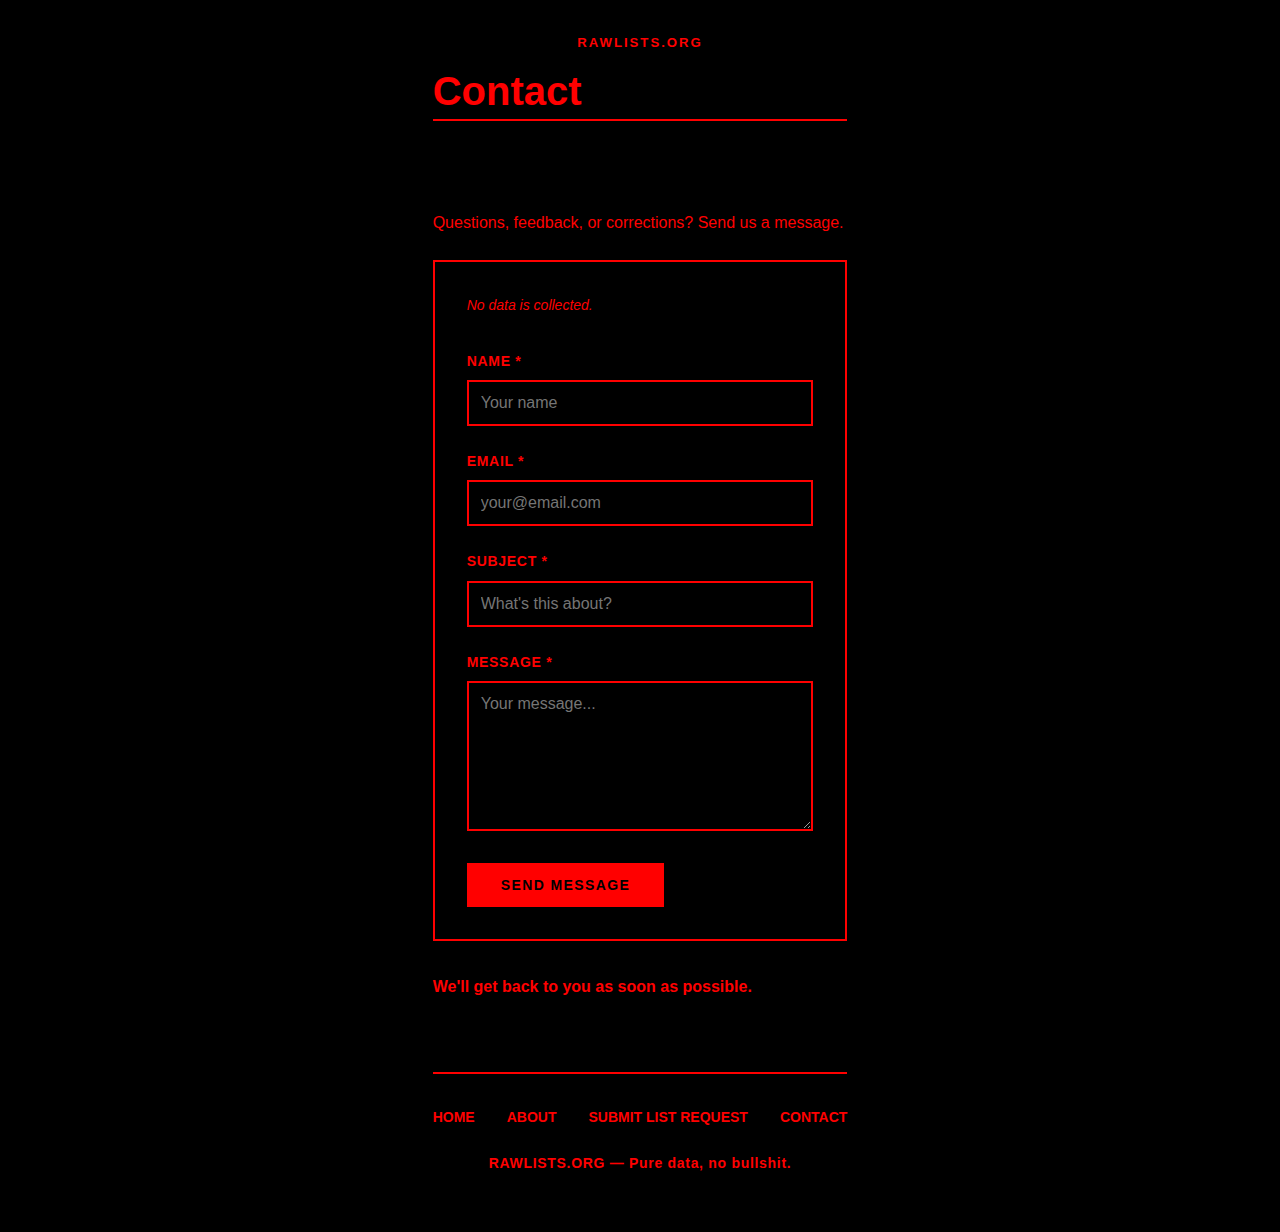
<file: contact.html>
<!DOCTYPE html>
<html lang="en">
<head>
<!-- Google tag (gtag.js) -->
<script async src="https://www.googletagmanager.com/gtag/js?id=G-NQX2SLQL2Z"></script>
<script>
  window.dataLayer = window.dataLayer || [];
  function gtag(){dataLayer.push(arguments);}
  gtag('js', new Date());
  
  gtag('config', 'G-NQX2SLQL2Z');
</script>

    <meta charset="UTF-8">
    <meta name="viewport" content="width=device-width, initial-scale=1.0">
    <title>Contact - RAWLISTS.ORG</title>
    <style>
        * {
            margin: 0;
            padding: 0;
            box-sizing: border-box;
        }

        body {
            background-color: #000000;
            color: #FF0000;
            font-family: 'Arial Black', Arial, sans-serif;
            line-height: 1.6;
            padding: 2rem 1rem;
            min-height: 100vh;
            display: flex;
            flex-direction: column;
        }

        .container {
            max-width: 800px;
            margin: 0 auto;
            flex: 1;
            display: flex;
            flex-direction: column;
        }

        header {
            margin-bottom: 3rem;
            padding-bottom: 0.5rem;
        }

        .site-title {
            font-size: 0.825rem;
            font-weight: 700;
            letter-spacing: 0.15em;
            text-transform: uppercase;
            margin-bottom: 1.1rem;
            text-align: center;
        }

        .site-title a {
            color: #FF0000;
            text-decoration: none;
        }

        .page-header {
            border-bottom: 2px solid #FF0000;
            padding-bottom: 0.5rem;
            margin-bottom: 2rem;
        }

        .page-title {
            font-size: 2.5rem;
            font-weight: 700;
            color: #FF0000;
            line-height: 1;
        }

        .content {
            margin-bottom: 3rem;
        }

        p {
            margin-bottom: 1.5rem;
            font-size: 1rem;
            line-height: 1.7;
            font-family: Arial, sans-serif;
            font-weight: 400;
        }

        .form-container {
            background-color: #000000;
            border: 2px solid #FF0000;
            padding: 2rem;
            margin-bottom: 2rem;
        }

        .form-note {
            font-size: 0.875rem;
            margin-bottom: 2rem;
            font-style: italic;
            font-family: Arial, sans-serif;
        }

        .form-group {
            margin-bottom: 1.5rem;
        }

        label {
            display: block;
            font-size: 0.875rem;
            font-weight: 900;
            margin-bottom: 0.5rem;
            text-transform: uppercase;
            letter-spacing: 0.05em;
        }

        input[type="text"],
        input[type="email"],
        textarea {
            width: 100%;
            background-color: #000000;
            border: 2px solid #FF0000;
            color: #FF0000;
            padding: 0.75rem;
            font-size: 1rem;
            font-family: Arial, sans-serif;
            font-weight: 400;
        }

        input[type="text"]:focus,
        input[type="email"]:focus,
        textarea:focus {
            outline: none;
            border-color: #FF0000;
            background-color: #1a0000;
        }

        textarea {
            resize: vertical;
            min-height: 150px;
        }

        .submit-btn {
            background-color: #FF0000;
            color: #000000;
            border: 2px solid #FF0000;
            padding: 0.75rem 2rem;
            font-size: 0.875rem;
            font-weight: 900;
            text-transform: uppercase;
            letter-spacing: 0.1em;
            cursor: pointer;
            transition: all 0.2s ease;
            font-family: 'Arial Black', Arial, sans-serif;
        }

        .submit-btn:hover {
            background-color: #000000;
            color: #FF0000;
        }

        .success-message {
            display: none;
            background-color: #000000;
            border: 2px solid #FF0000;
            padding: 1.5rem;
            margin-bottom: 2rem;
            text-align: center;
        }

        .success-message.show {
            display: block;
        }

        footer {
            margin-top: 4rem;
            padding-top: 2rem;
            border-top: 2px solid #FF0000;
            text-align: center;
        }

        .footer-links {
            display: flex;
            justify-content: center;
            gap: 2rem;
            margin-bottom: 1.5rem;
            flex-wrap: wrap;
        }

        .footer-links a {
            color: #FF0000;
            text-decoration: none;
            font-size: 0.875rem;
            font-weight: 900;
            transition: opacity 0.2s ease;
        }

        .footer-links a:hover {
            opacity: 0.7;
        }

        .footer-slogan {
            font-size: 0.875rem;
            color: #FF0000;
            font-weight: 600;
            letter-spacing: 0.05em;
        }

        @media (max-width: 640px) {
            .page-title {
                font-size: 2rem;
            }

            .form-container {
                padding: 1.5rem;
            }

            .footer-links {
                gap: 1rem;
            }
        }
    </style>
</head>
<body>
    <div class="container">
        <header>
            <h1 class="site-title"><a href="index.html">RAWLISTS.ORG</a></h1>
            <div class="page-header">
                <h2 class="page-title">Contact</h2>
            </div>
        </header>

        <div class="content">
            <p>Questions, feedback, or corrections? Send us a message.</p>

            <div class="success-message" id="successMessage">
                <p style="font-weight: 900; font-size: 1.1rem;">MESSAGE SENT</p>
                <p style="margin-bottom: 0;">Thanks for reaching out. We'll get back to you soon.</p>
            </div>

            <div class="form-container">
                <p class="form-note">No data is collected.</p>

                <form id="contactForm">
                    <div class="form-group">
                        <label for="name">Name *</label>
                        <input type="text" id="name" name="name" required placeholder="Your name">
                    </div>

                    <div class="form-group">
                        <label for="email">Email *</label>
                        <input type="email" id="email" name="email" required placeholder="your@email.com">
                    </div>

                    <div class="form-group">
                        <label for="subject">Subject *</label>
                        <input type="text" id="subject" name="subject" required placeholder="What's this about?">
                    </div>

                    <div class="form-group">
                        <label for="message">Message *</label>
                        <textarea id="message" name="message" required placeholder="Your message..."></textarea>
                    </div>

                    <button type="submit" class="submit-btn">Send Message</button>
                </form>
            </div>

            <p><strong>We'll get back to you as soon as possible.</strong></p>
        </div>

        <footer style="margin-top: auto;">
            <div class="footer-links">
                <a href="index.html">HOME</a>
                <a href="about.html">ABOUT</a>
                <a href="submit.html">SUBMIT LIST REQUEST</a>
                <a href="contact.html">CONTACT</a>
            </div>
            <p class="footer-slogan">RAWLISTS.ORG — Pure data, no bullshit.</p>
        </footer>
    </div>

    <script>
        // Simple form handler - no data is sent anywhere
        document.getElementById('contactForm').addEventListener('submit', function(e) {
            e.preventDefault();
            
            // Show success message
            document.getElementById('successMessage').classList.add('show');
            
            // Reset form
            this.reset();
            
            // Scroll to success message
            document.getElementById('successMessage').scrollIntoView({ behavior: 'smooth' });
            
            // Hide success message after 5 seconds
            setTimeout(function() {
                document.getElementById('successMessage').classList.remove('show');
            }, 5000);
        });
    </script>
</body>
</html>
</file>
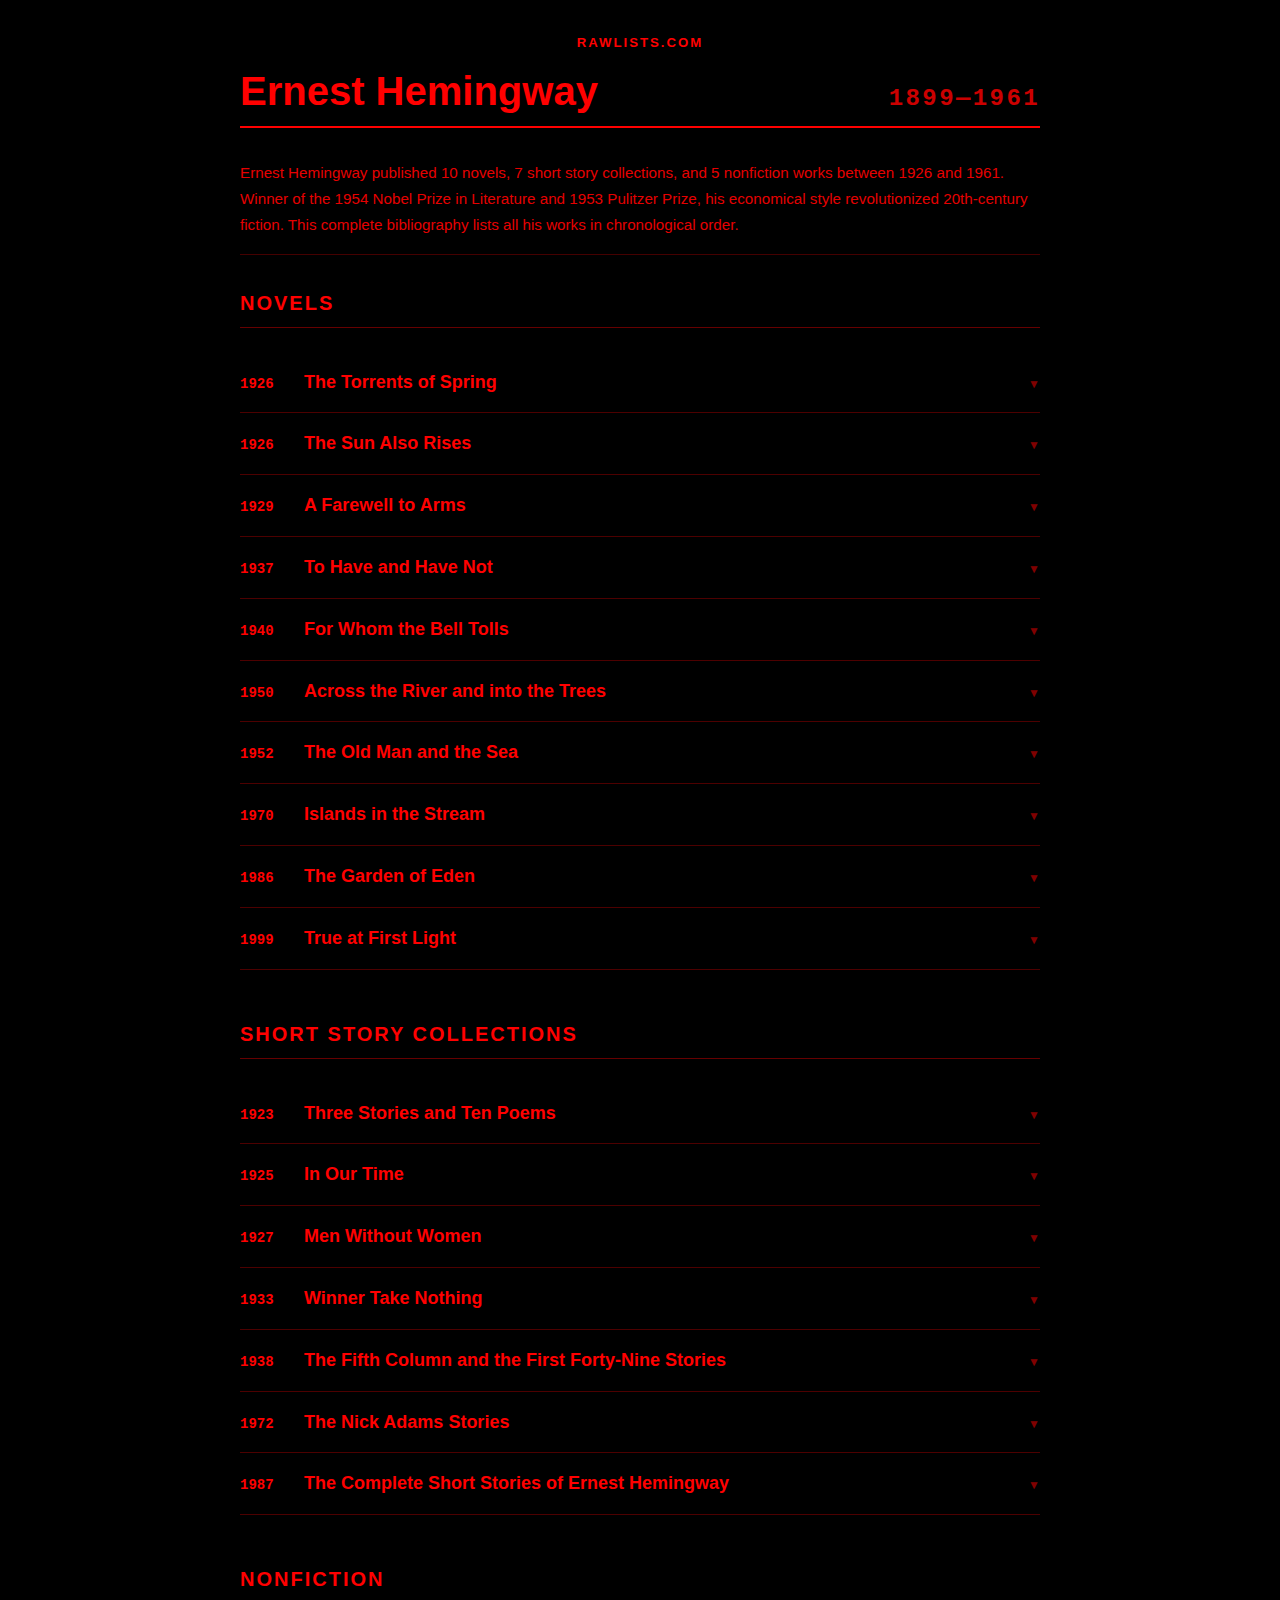
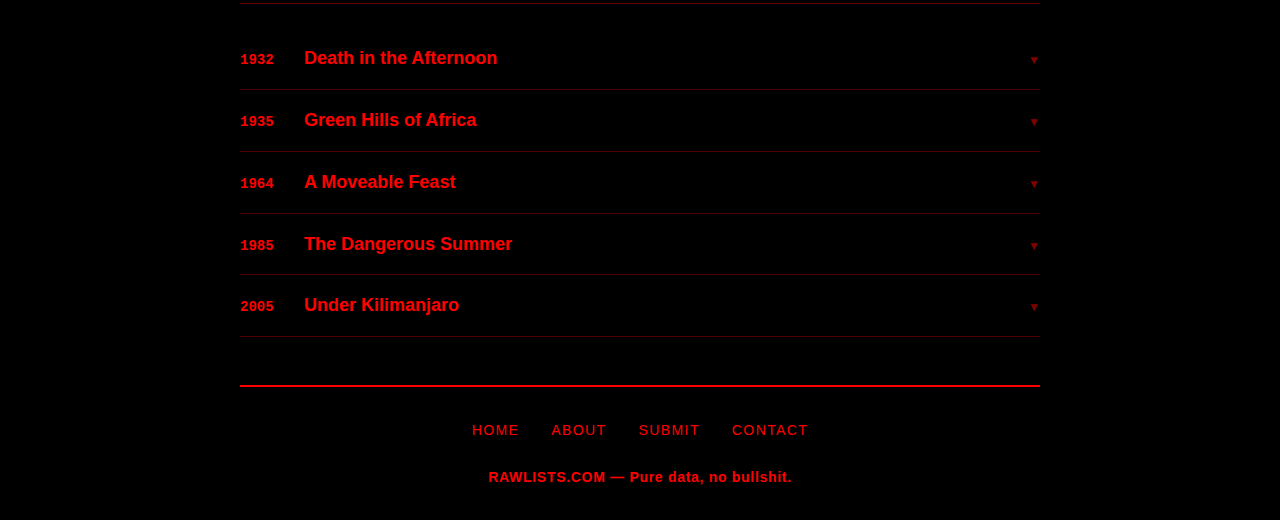
<file: ernest-hemingway.html>
<!DOCTYPE html>
<html lang="en">
<head>
<!-- Google tag (gtag.js) -->
<script async src="https://www.googletagmanager.com/gtag/js?id=G-NQX2SLQL2Z"></script>
<script>
  window.dataLayer = window.dataLayer || [];
  function gtag(){dataLayer.push(arguments);}
  gtag('js', new Date());
  
  gtag('config', 'G-NQX2SLQL2Z');
</script>

    <meta charset="UTF-8">
    <meta name="viewport" content="width=device-width, initial-scale=1.0">
    <title>Ernest Hemingway Complete Works Bibliography | All Novels & Books in Order - RAWLISTS</title>
    <meta name="description" content="Complete Ernest Hemingway bibliography: all 10 novels, 7 short story collections, and 5 nonfiction works in chronological order (1926-1999). The Sun Also Rises, A Farewell to Arms, For Whom the Bell Tolls, The Old Man and the Sea, and more.">
    <meta name="keywords" content="ernest hemingway, hemingway books, hemingway bibliography, hemingway complete works, sun also rises, farewell to arms, old man and the sea, for whom the bell tolls">
    <link rel="canonical" href="https://rawlists.com/ernest-hemingway.html">
    
    <!-- Open Graph / Social Media -->
    <meta property="og:type" content="website">
    <meta property="og:url" content="https://rawlists.com/ernest-hemingway.html">
    <meta property="og:title" content="Ernest Hemingway Complete Works - All Books in Order">
    <meta property="og:description" content="Complete Hemingway bibliography: 10 novels, 7 short story collections, 5 nonfiction works (1926-1999).">
    <meta property="og:site_name" content="RAWLISTS">
    
    <!-- Twitter Card -->
    <meta name="twitter:card" content="summary">
    <meta name="twitter:title" content="Ernest Hemingway Complete Works - All Books in Order">
    <meta name="twitter:description" content="Complete Hemingway bibliography: 10 novels, 7 short story collections, 5 nonfiction works (1926-1999).">
    <style>
        * {
            margin: 0;
            padding: 0;
            box-sizing: border-box;
        }

        body {
            background-color: #000000;
            color: #FF0000;
            font-family: 'Arial Black', 'Arial Bold', Gadget, sans-serif;
            line-height: 1.6;
            padding: 2rem 1rem;
            min-height: 100vh;
            display: flex;
            flex-direction: column;
        }

        .container {
            max-width: 800px;
            margin: 0 auto;
            flex: 1;
            display: flex;
            flex-direction: column;
        }

        header {
            margin-bottom: 0;
            padding-bottom: 0.5rem;
        }

        .site-title {
            font-size: 0.825rem;
            font-weight: 900;
            letter-spacing: 0.15em;
            text-transform: uppercase;
            margin-bottom: 1.1rem;
            color: #FF0000;
            text-align: center;
        }

        .site-title a {
            color: #FF0000;
            text-decoration: none;
        }

        .site-title a:hover {
            opacity: 0.7;
        }

        .author-header {
            display: flex;
            justify-content: space-between;
            align-items: baseline;
            gap: 2rem;
            border-bottom: 2px solid #FF0000;
            padding-bottom: 0.5rem;
        }

        .author-name {
            font-size: 2.5rem;
            font-weight: 900;
            color: #FF0000;
            line-height: 1;
        }

        .life-dates {
            font-family: 'Courier New', monospace;
            font-size: 1.5rem;
            color: #FF0000;
            opacity: 0.8;
            letter-spacing: 0.1em;
            font-weight: 900;
        }

        .intro-text {
            font-size: 0.95rem;
            line-height: 1.7;
            color: #FF0000;
            margin: 0.5rem 0 2rem 0;
            padding: 1rem 0;
            border-bottom: 1px solid rgba(255, 0, 0, 0.3);
            opacity: 0.9;
            font-weight: 400;
            font-family: Arial, sans-serif;
        }

        .work-list {
            list-style: none;
        }

        .category-section {
            margin-bottom: 3rem;
        }

        .category-title {
            font-size: 1.25rem;
            font-weight: 900;
            color: #FF0000;
            text-transform: uppercase;
            letter-spacing: 0.1em;
            border-bottom: 1px solid rgba(255, 0, 0, 0.4);
            padding-bottom: 0.5rem;
            margin-bottom: 1.5rem;
        }

        .work-item {
            border-bottom: 1px solid rgba(255, 0, 0, 0.3);
            padding: 1rem 0;
            transition: background-color 0.2s ease;
        }

        .work-item:hover {
            background-color: rgba(255, 0, 0, 0.05);
        }

        .work-header {
            display: flex;
            align-items: baseline;
            gap: 1rem;
            cursor: pointer;
            user-select: none;
        }

        .year {
            font-family: 'Courier New', monospace;
            font-weight: 900;
            font-size: 0.875rem;
            min-width: 3rem;
            color: #FF0000;
        }

        .title {
            flex: 1;
            font-size: 1.125rem;
            font-weight: 900;
            color: #FF0000;
        }

        .expand-icon {
            font-size: 0.75rem;
            color: #FF0000;
            opacity: 0.5;
            transition: transform 0.2s ease, opacity 0.2s ease;
        }

        .work-item:hover .expand-icon {
            opacity: 1;
        }

        .work-item.expanded .expand-icon {
            transform: rotate(180deg);
        }

        .work-details {
            max-height: 0;
            overflow: hidden;
            transition: max-height 0.3s ease, margin 0.3s ease;
        }

        .work-details.show {
            max-height: 500px;
            margin-top: 1rem;
        }

        .details-content {
            padding-left: 4rem;
            padding-right: 2rem;
        }

        .description {
            font-size: 0.95rem;
            line-height: 1.7;
            color: #FF0000;
            margin-bottom: 1rem;
            opacity: 0.9;
            font-weight: 400;
            font-family: Arial, sans-serif;
        }

        .buy-links {
            display: flex;
            justify-content: flex-end;
            gap: 0.5rem;
            flex-wrap: nowrap;
            align-items: center;
        }

        .buy-link {
            display: inline-flex;
            align-items: center;
            justify-content: center;
            color: #000000;
            background-color: #FF0000;
            text-decoration: none;
            padding: 0.4rem 0.8rem;
            border-radius: 0px;
            font-size: 0.7rem;
            font-weight: 900;
            transition: all 0.2s ease;
            letter-spacing: 0.03em;
            border: 2px solid #FF0000;
            white-space: normal;
            min-width: 140px;
            max-width: 140px;
            text-align: center;
            line-height: 1.3;
            height: 42px;
        }

        .buy-link:hover {
            background-color: #000000;
            color: #FF0000;
        }

        footer {
            margin-top: auto;
            padding-top: 2rem;
            border-top: 2px solid #FF0000;
            text-align: center;
        }

        .footer-links {
            display: flex;
            justify-content: center;
            gap: 2rem;
            margin-bottom: 1.5rem;
            flex-wrap: wrap;
        }

        .footer-links a {
            color: #FF0000;
            text-decoration: none;
            font-size: 0.875rem;
            font-weight: 500;
            text-transform: uppercase;
            letter-spacing: 0.1em;
            transition: opacity 0.2s ease;
        }

        .footer-links a:hover {
            opacity: 0.7;
        }

        .footer-slogan {
            font-size: 0.875rem;
            color: #FF0000;
            font-weight: 600;
            letter-spacing: 0.05em;
        }

        @media (max-width: 640px) {
            .author-header {
                flex-direction: column;
                align-items: flex-start;
                gap: 0.5rem;
            }

            .author-name {
                font-size: 2rem;
            }

            .life-dates {
                font-size: 1.125rem;
            }

            .work-header {
                flex-direction: column;
                gap: 0.25rem;
                align-items: flex-start;
            }

            .details-content {
                padding-left: 1rem;
                padding-right: 0;
            }

            .year {
                min-width: auto;
            }

            .footer-links {
                gap: 1rem;
            }
        }
    </style>
</head>
<body>
    <div class="container">
        <header>
            <h1 class="site-title"><a href="index.html">RAWLISTS.COM</a></h1>
            <div class="author-header">
                <h2 class="author-name">Ernest Hemingway</h2>
                <div class="life-dates">1899—1961</div>
            </div>
        </header>

        <p class="intro-text">Ernest Hemingway published 10 novels, 7 short story collections, and 5 nonfiction works between 1926 and 1961. Winner of the 1954 Nobel Prize in Literature and 1953 Pulitzer Prize, his economical style revolutionized 20th-century fiction. This complete bibliography lists all his works in chronological order.</p>

        <div class="category-section">
            <h3 class="category-title">Novels</h3>
            <ul class="work-list">
                <li class="work-item">
                    <div class="work-header">
                        <span class="year">1926</span>
                        <span class="title">The Torrents of Spring</span>
                        <span class="expand-icon">▼</span>
                    </div>
                    <div class="work-details">
                        <div class="details-content">
                            <p class="description">Satirical novella parodying literary pretension. Written to break contract with publisher Boni & Liveright.</p>
                            <div class="buy-links">
                                <a href="#REPLACE_WITH_ASIN" class="buy-link" target="_blank" rel="noopener">AMAZON</a>
                                <a href="https://amzn.to/4chNWWv" class="buy-link" target="_blank" rel="noopener">TRY AUDIBLE<br>FOR FREE</a>
                                <a href="https://amzn.to/45W4Ypt" class="buy-link" target="_blank" rel="noopener">KINDLE</a>
                            </div>
                        </div>
                    </div>
                </li>

                <li class="work-item">
                    <div class="work-header">
                        <span class="year">1926</span>
                        <span class="title">The Sun Also Rises</span>
                        <span class="expand-icon">▼</span>
                    </div>
                    <div class="work-details">
                        <div class="details-content">
                            <p class="description">Quintessential Lost Generation novel. American expatriates travel from Jazz Age Paris to Spanish bullfights. First major novel.</p>
                            <div class="buy-links">
                                <a href="#REPLACE_WITH_ASIN" class="buy-link" target="_blank" rel="noopener">AMAZON</a>
                                <a href="https://amzn.to/4chNWWv" class="buy-link" target="_blank" rel="noopener">TRY AUDIBLE<br>FOR FREE</a>
                                <a href="https://amzn.to/45W4Ypt" class="buy-link" target="_blank" rel="noopener">KINDLE</a>
                            </div>
                        </div>
                    </div>
                </li>

                <li class="work-item">
                    <div class="work-header">
                        <span class="year">1929</span>
                        <span class="title">A Farewell to Arms</span>
                        <span class="expand-icon">▼</span>
                    </div>
                    <div class="work-details">
                        <div class="details-content">
                            <p class="description">WWI love story. American ambulance driver and English nurse caught in war's sweep. Based on Hemingway's Italian front experience.</p>
                            <div class="buy-links">
                                <a href="#REPLACE_WITH_ASIN" class="buy-link" target="_blank" rel="noopener">AMAZON</a>
                                <a href="https://amzn.to/4chNWWv" class="buy-link" target="_blank" rel="noopener">TRY AUDIBLE<br>FOR FREE</a>
                                <a href="https://amzn.to/45W4Ypt" class="buy-link" target="_blank" rel="noopener">KINDLE</a>
                            </div>
                        </div>
                    </div>
                </li>

                <li class="work-item">
                    <div class="work-header">
                        <span class="year">1937</span>
                        <span class="title">To Have and Have Not</span>
                        <span class="expand-icon">▼</span>
                    </div>
                    <div class="work-details">
                        <div class="details-content">
                            <p class="description">Depression-era tale of Key West smuggler forced into contraband running between Cuba and Florida.</p>
                            <div class="buy-links">
                                <a href="#REPLACE_WITH_ASIN" class="buy-link" target="_blank" rel="noopener">AMAZON</a>
                                <a href="https://amzn.to/4chNWWv" class="buy-link" target="_blank" rel="noopener">TRY AUDIBLE<br>FOR FREE</a>
                                <a href="https://amzn.to/45W4Ypt" class="buy-link" target="_blank" rel="noopener">KINDLE</a>
                            </div>
                        </div>
                    </div>
                </li>

                <li class="work-item">
                    <div class="work-header">
                        <span class="year">1940</span>
                        <span class="title">For Whom the Bell Tolls</span>
                        <span class="expand-icon">▼</span>
                    </div>
                    <div class="work-details">
                        <div class="details-content">
                            <p class="description">Spanish Civil War epic. American volunteer with Republican guerrillas assigned to blow bridge during assault on Segovia.</p>
                            <div class="buy-links">
                                <a href="#REPLACE_WITH_ASIN" class="buy-link" target="_blank" rel="noopener">AMAZON</a>
                                <a href="https://amzn.to/4chNWWv" class="buy-link" target="_blank" rel="noopener">TRY AUDIBLE<br>FOR FREE</a>
                                <a href="https://amzn.to/45W4Ypt" class="buy-link" target="_blank" rel="noopener">KINDLE</a>
                            </div>
                        </div>
                    </div>
                </li>

                <li class="work-item">
                    <div class="work-header">
                        <span class="year">1950</span>
                        <span class="title">Across the River and into the Trees</span>
                        <span class="expand-icon">▼</span>
                    </div>
                    <div class="work-details">
                        <div class="details-content">
                            <p class="description">Aging colonel's final weekend in Venice. Reflection on war, love, and mortality.</p>
                            <div class="buy-links">
                                <a href="#REPLACE_WITH_ASIN" class="buy-link" target="_blank" rel="noopener">AMAZON</a>
                                <a href="https://amzn.to/4chNWWv" class="buy-link" target="_blank" rel="noopener">TRY AUDIBLE<br>FOR FREE</a>
                                <a href="https://amzn.to/45W4Ypt" class="buy-link" target="_blank" rel="noopener">KINDLE</a>
                            </div>
                        </div>
                    </div>
                </li>

                <li class="work-item">
                    <div class="work-header">
                        <span class="year">1952</span>
                        <span class="title">The Old Man and the Sea</span>
                        <span class="expand-icon">▼</span>
                    </div>
                    <div class="work-details">
                        <div class="details-content">
                            <p class="description">Novella about Cuban fisherman's epic struggle with giant marlin. Won 1953 Pulitzer Prize. Led to 1954 Nobel Prize.</p>
                            <div class="buy-links">
                                <a href="#REPLACE_WITH_ASIN" class="buy-link" target="_blank" rel="noopener">AMAZON</a>
                                <a href="https://amzn.to/4chNWWv" class="buy-link" target="_blank" rel="noopener">TRY AUDIBLE<br>FOR FREE</a>
                                <a href="https://amzn.to/45W4Ypt" class="buy-link" target="_blank" rel="noopener">KINDLE</a>
                            </div>
                        </div>
                    </div>
                </li>

                <li class="work-item">
                    <div class="work-header">
                        <span class="year">1970</span>
                        <span class="title">Islands in the Stream</span>
                        <span class="expand-icon">▼</span>
                    </div>
                    <div class="work-details">
                        <div class="details-content">
                            <p class="description">Posthumous novel. Artist Thomas Hudson across three phases: Bimini, wartime Cuba, submarine hunting. Published nine years after death.</p>
                            <div class="buy-links">
                                <a href="#REPLACE_WITH_ASIN" class="buy-link" target="_blank" rel="noopener">AMAZON</a>
                                <a href="https://amzn.to/4chNWWv" class="buy-link" target="_blank" rel="noopener">TRY AUDIBLE<br>FOR FREE</a>
                                <a href="https://amzn.to/45W4Ypt" class="buy-link" target="_blank" rel="noopener">KINDLE</a>
                            </div>
                        </div>
                    </div>
                </li>

                <li class="work-item">
                    <div class="work-header">
                        <span class="year">1986</span>
                        <span class="title">The Garden of Eden</span>
                        <span class="expand-icon">▼</span>
                    </div>
                    <div class="work-details">
                        <div class="details-content">
                            <p class="description">Posthumous novel. Young American writer and wife both fall for same woman. Edited from unfinished manuscript.</p>
                            <div class="buy-links">
                                <a href="#REPLACE_WITH_ASIN" class="buy-link" target="_blank" rel="noopener">AMAZON</a>
                                <a href="https://amzn.to/4chNWWv" class="buy-link" target="_blank" rel="noopener">TRY AUDIBLE<br>FOR FREE</a>
                                <a href="https://amzn.to/45W4Ypt" class="buy-link" target="_blank" rel="noopener">KINDLE</a>
                            </div>
                        </div>
                    </div>
                </li>

                <li class="work-item">
                    <div class="work-header">
                        <span class="year">1999</span>
                        <span class="title">True at First Light</span>
                        <span class="expand-icon">▼</span>
                    </div>
                    <div class="work-details">
                        <div class="details-content">
                            <p class="description">Fictional memoir of 1953-54 African safari. Edited by son Patrick Hemingway from 850-page manuscript.</p>
                            <div class="buy-links">
                                <a href="#REPLACE_WITH_ASIN" class="buy-link" target="_blank" rel="noopener">AMAZON</a>
                                <a href="https://amzn.to/4chNWWv" class="buy-link" target="_blank" rel="noopener">TRY AUDIBLE<br>FOR FREE</a>
                                <a href="https://amzn.to/45W4Ypt" class="buy-link" target="_blank" rel="noopener">KINDLE</a>
                            </div>
                        </div>
                    </div>
                </li>
            </ul>
        </div>

        <div class="category-section">
            <h3 class="category-title">Short Story Collections</h3>
            <ul class="work-list">
                <li class="work-item">
                    <div class="work-header">
                        <span class="year">1923</span>
                        <span class="title">Three Stories and Ten Poems</span>
                        <span class="expand-icon">▼</span>
                    </div>
                    <div class="work-details">
                        <div class="details-content">
                            <p class="description">Literary debut. Published in Paris. Included "Up in Michigan," "Out of Season," and "My Old Man."</p>
                            <div class="buy-links">
                                <a href="#REPLACE_WITH_ASIN" class="buy-link" target="_blank" rel="noopener">AMAZON</a>
                                <a href="https://amzn.to/4chNWWv" class="buy-link" target="_blank" rel="noopener">TRY AUDIBLE<br>FOR FREE</a>
                                <a href="https://amzn.to/45W4Ypt" class="buy-link" target="_blank" rel="noopener">KINDLE</a>
                            </div>
                        </div>
                    </div>
                </li>

                <li class="work-item">
                    <div class="work-header">
                        <span class="year">1925</span>
                        <span class="title">In Our Time</span>
                        <span class="expand-icon">▼</span>
                    </div>
                    <div class="work-details">
                        <div class="details-content">
                            <p class="description">Breakthrough collection establishing his reputation. Includes first Nick Adams stories and famous vignettes between chapters.</p>
                            <div class="buy-links">
                                <a href="#REPLACE_WITH_ASIN" class="buy-link" target="_blank" rel="noopener">AMAZON</a>
                                <a href="https://amzn.to/4chNWWv" class="buy-link" target="_blank" rel="noopener">TRY AUDIBLE<br>FOR FREE</a>
                                <a href="https://amzn.to/45W4Ypt" class="buy-link" target="_blank" rel="noopener">KINDLE</a>
                            </div>
                        </div>
                    </div>
                </li>

                <li class="work-item">
                    <div class="work-header">
                        <span class="year">1927</span>
                        <span class="title">Men Without Women</span>
                        <span class="expand-icon">▼</span>
                    </div>
                    <div class="work-details">
                        <div class="details-content">
                            <p class="description">Fourteen stories exploring masculinity and loss. Includes "The Killers," "Hills Like White Elephants," "In Another Country."</p>
                            <div class="buy-links">
                                <a href="#REPLACE_WITH_ASIN" class="buy-link" target="_blank" rel="noopener">AMAZON</a>
                                <a href="https://amzn.to/4chNWWv" class="buy-link" target="_blank" rel="noopener">TRY AUDIBLE<br>FOR FREE</a>
                                <a href="https://amzn.to/45W4Ypt" class="buy-link" target="_blank" rel="noopener">KINDLE</a>
                            </div>
                        </div>
                    </div>
                </li>

                <li class="work-item">
                    <div class="work-header">
                        <span class="year">1933</span>
                        <span class="title">Winner Take Nothing</span>
                        <span class="expand-icon">▼</span>
                    </div>
                    <div class="work-details">
                        <div class="details-content">
                            <p class="description">Fourteen stories confronting failure and alienation. Includes "A Clean, Well-Lighted Place" and "The Gambler, the Nun, and the Radio."</p>
                            <div class="buy-links">
                                <a href="#REPLACE_WITH_ASIN" class="buy-link" target="_blank" rel="noopener">AMAZON</a>
                                <a href="https://amzn.to/4chNWWv" class="buy-link" target="_blank" rel="noopener">TRY AUDIBLE<br>FOR FREE</a>
                                <a href="https://amzn.to/45W4Ypt" class="buy-link" target="_blank" rel="noopener">KINDLE</a>
                            </div>
                        </div>
                    </div>
                </li>

                <li class="work-item">
                    <div class="work-header">
                        <span class="year">1938</span>
                        <span class="title">The Fifth Column and the First Forty-Nine Stories</span>
                        <span class="expand-icon">▼</span>
                    </div>
                    <div class="work-details">
                        <div class="details-content">
                            <p class="description">Massive collection combining his only full-length play with comprehensive short fiction. Includes "The Snows of Kilimanjaro," "The Short Happy Life of Francis Macomber."</p>
                            <div class="buy-links">
                                <a href="#REPLACE_WITH_ASIN" class="buy-link" target="_blank" rel="noopener">AMAZON</a>
                                <a href="https://amzn.to/4chNWWv" class="buy-link" target="_blank" rel="noopener">TRY AUDIBLE<br>FOR FREE</a>
                                <a href="https://amzn.to/45W4Ypt" class="buy-link" target="_blank" rel="noopener">KINDLE</a>
                            </div>
                        </div>
                    </div>
                </li>

                <li class="work-item">
                    <div class="work-header">
                        <span class="year">1972</span>
                        <span class="title">The Nick Adams Stories</span>
                        <span class="expand-icon">▼</span>
                    </div>
                    <div class="work-details">
                        <div class="details-content">
                            <p class="description">Posthumous collection uniting all Nick Adams stories in chronological sequence. Semi-autobiographical character from childhood through war to fatherhood.</p>
                            <div class="buy-links">
                                <a href="#REPLACE_WITH_ASIN" class="buy-link" target="_blank" rel="noopener">AMAZON</a>
                                <a href="https://amzn.to/4chNWWv" class="buy-link" target="_blank" rel="noopener">TRY AUDIBLE<br>FOR FREE</a>
                                <a href="https://amzn.to/45W4Ypt" class="buy-link" target="_blank" rel="noopener">KINDLE</a>
                            </div>
                        </div>
                    </div>
                </li>

                <li class="work-item">
                    <div class="work-header">
                        <span class="year">1987</span>
                        <span class="title">The Complete Short Stories of Ernest Hemingway</span>
                        <span class="expand-icon">▼</span>
                    </div>
                    <div class="work-details">
                        <div class="details-content">
                            <p class="description">Definitive collection of all published and unpublished short stories. Finca Vigía Edition with previously uncollected work.</p>
                            <div class="buy-links">
                                <a href="#REPLACE_WITH_ASIN" class="buy-link" target="_blank" rel="noopener">AMAZON</a>
                                <a href="https://amzn.to/4chNWWv" class="buy-link" target="_blank" rel="noopener">TRY AUDIBLE<br>FOR FREE</a>
                                <a href="https://amzn.to/45W4Ypt" class="buy-link" target="_blank" rel="noopener">KINDLE</a>
                            </div>
                        </div>
                    </div>
                </li>
            </ul>
        </div>

        <div class="category-section">
            <h3 class="category-title">Nonfiction</h3>
            <ul class="work-list">
                <li class="work-item">
                    <div class="work-header">
                        <span class="year">1932</span>
                        <span class="title">Death in the Afternoon</span>
                        <span class="expand-icon">▼</span>
                    </div>
                    <div class="work-details">
                        <div class="details-content">
                            <p class="description">Treatise on Spanish bullfighting exploring ritual, symbolism, and metaphors for life and death. Combines reportage with personal philosophy.</p>
                            <div class="buy-links">
                                <a href="#REPLACE_WITH_ASIN" class="buy-link" target="_blank" rel="noopener">AMAZON</a>
                                <a href="https://amzn.to/4chNWWv" class="buy-link" target="_blank" rel="noopener">TRY AUDIBLE<br>FOR FREE</a>
                                <a href="https://amzn.to/45W4Ypt" class="buy-link" target="_blank" rel="noopener">KINDLE</a>
                            </div>
                        </div>
                    </div>
                </li>

                <li class="work-item">
                    <div class="work-header">
                        <span class="year">1935</span>
                        <span class="title">Green Hills of Africa</span>
                        <span class="expand-icon">▼</span>
                    </div>
                    <div class="work-details">
                        <div class="details-content">
                            <p class="description">Account of month-long safari in East Africa with wife Pauline. Lyrical journal examining the hunt and African landscape.</p>
                            <div class="buy-links">
                                <a href="#REPLACE_WITH_ASIN" class="buy-link" target="_blank" rel="noopener">AMAZON</a>
                                <a href="https://amzn.to/4chNWWv" class="buy-link" target="_blank" rel="noopener">TRY AUDIBLE<br>FOR FREE</a>
                                <a href="https://amzn.to/45W4Ypt" class="buy-link" target="_blank" rel="noopener">KINDLE</a>
                            </div>
                        </div>
                    </div>
                </li>

                <li class="work-item">
                    <div class="work-header">
                        <span class="year">1964</span>
                        <span class="title">A Moveable Feast</span>
                        <span class="expand-icon">▼</span>
                    </div>
                    <div class="work-details">
                        <div class="details-content">
                            <p class="description">Posthumous memoir of 1920s Paris. Portraits of Gertrude Stein, Ezra Pound, F. Scott Fitzgerald. Published three years after death.</p>
                            <div class="buy-links">
                                <a href="#REPLACE_WITH_ASIN" class="buy-link" target="_blank" rel="noopener">AMAZON</a>
                                <a href="https://amzn.to/4chNWWv" class="buy-link" target="_blank" rel="noopener">TRY AUDIBLE<br>FOR FREE</a>
                                <a href="https://amzn.to/45W4Ypt" class="buy-link" target="_blank" rel="noopener">KINDLE</a>
                            </div>
                        </div>
                    </div>
                </li>

                <li class="work-item">
                    <div class="work-header">
                        <span class="year">1985</span>
                        <span class="title">The Dangerous Summer</span>
                        <span class="expand-icon">▼</span>
                    </div>
                    <div class="work-details">
                        <div class="details-content">
                            <p class="description">Chronicle of 1959 bullfighting season. Rivalry between matadors Antonio Ordóñez and Luis Miguel Dominguín.</p>
                            <div class="buy-links">
                                <a href="#REPLACE_WITH_ASIN" class="buy-link" target="_blank" rel="noopener">AMAZON</a>
                                <a href="https://amzn.to/4chNWWv" class="buy-link" target="_blank" rel="noopener">TRY AUDIBLE<br>FOR FREE</a>
                                <a href="https://amzn.to/45W4Ypt" class="buy-link" target="_blank" rel="noopener">KINDLE</a>
                            </div>
                        </div>
                    </div>
                </li>

                <li class="work-item">
                    <div class="work-header">
                        <span class="year">2005</span>
                        <span class="title">Under Kilimanjaro</span>
                        <span class="expand-icon">▼</span>
                    </div>
                    <div class="work-details">
                        <div class="details-content">
                            <p class="description">Unabridged version of True at First Light. Complete account of final African safari from original 850-page manuscript.</p>
                            <div class="buy-links">
                                <a href="#REPLACE_WITH_ASIN" class="buy-link" target="_blank" rel="noopener">AMAZON</a>
                                <a href="https://amzn.to/4chNWWv" class="buy-link" target="_blank" rel="noopener">TRY AUDIBLE<br>FOR FREE</a>
                                <a href="https://amzn.to/45W4Ypt" class="buy-link" target="_blank" rel="noopener">KINDLE</a>
                            </div>
                        </div>
                    </div>
                </li>
            </ul>
        </div>

        <footer>
            <div class="footer-links">
                <a href="index.html">HOME</a>
                <a href="about.html">ABOUT</a>
                <a href="submit.html">SUBMIT</a>
                <a href="contact.html">CONTACT</a>
            </div>
            <p class="footer-slogan">RAWLISTS.COM — Pure data, no bullshit.</p>
        </footer>
    </div>

    <script>
        // Add click handlers to expand/collapse items
        document.querySelectorAll('.work-header').forEach(header => {
            header.addEventListener('click', function() {
                const workItem = this.closest('.work-item');
                const details = workItem.querySelector('.work-details');
                
                // Toggle expanded state
                workItem.classList.toggle('expanded');
                details.classList.toggle('show');
            });
        });
    </script>
</body>
</html>
</file>
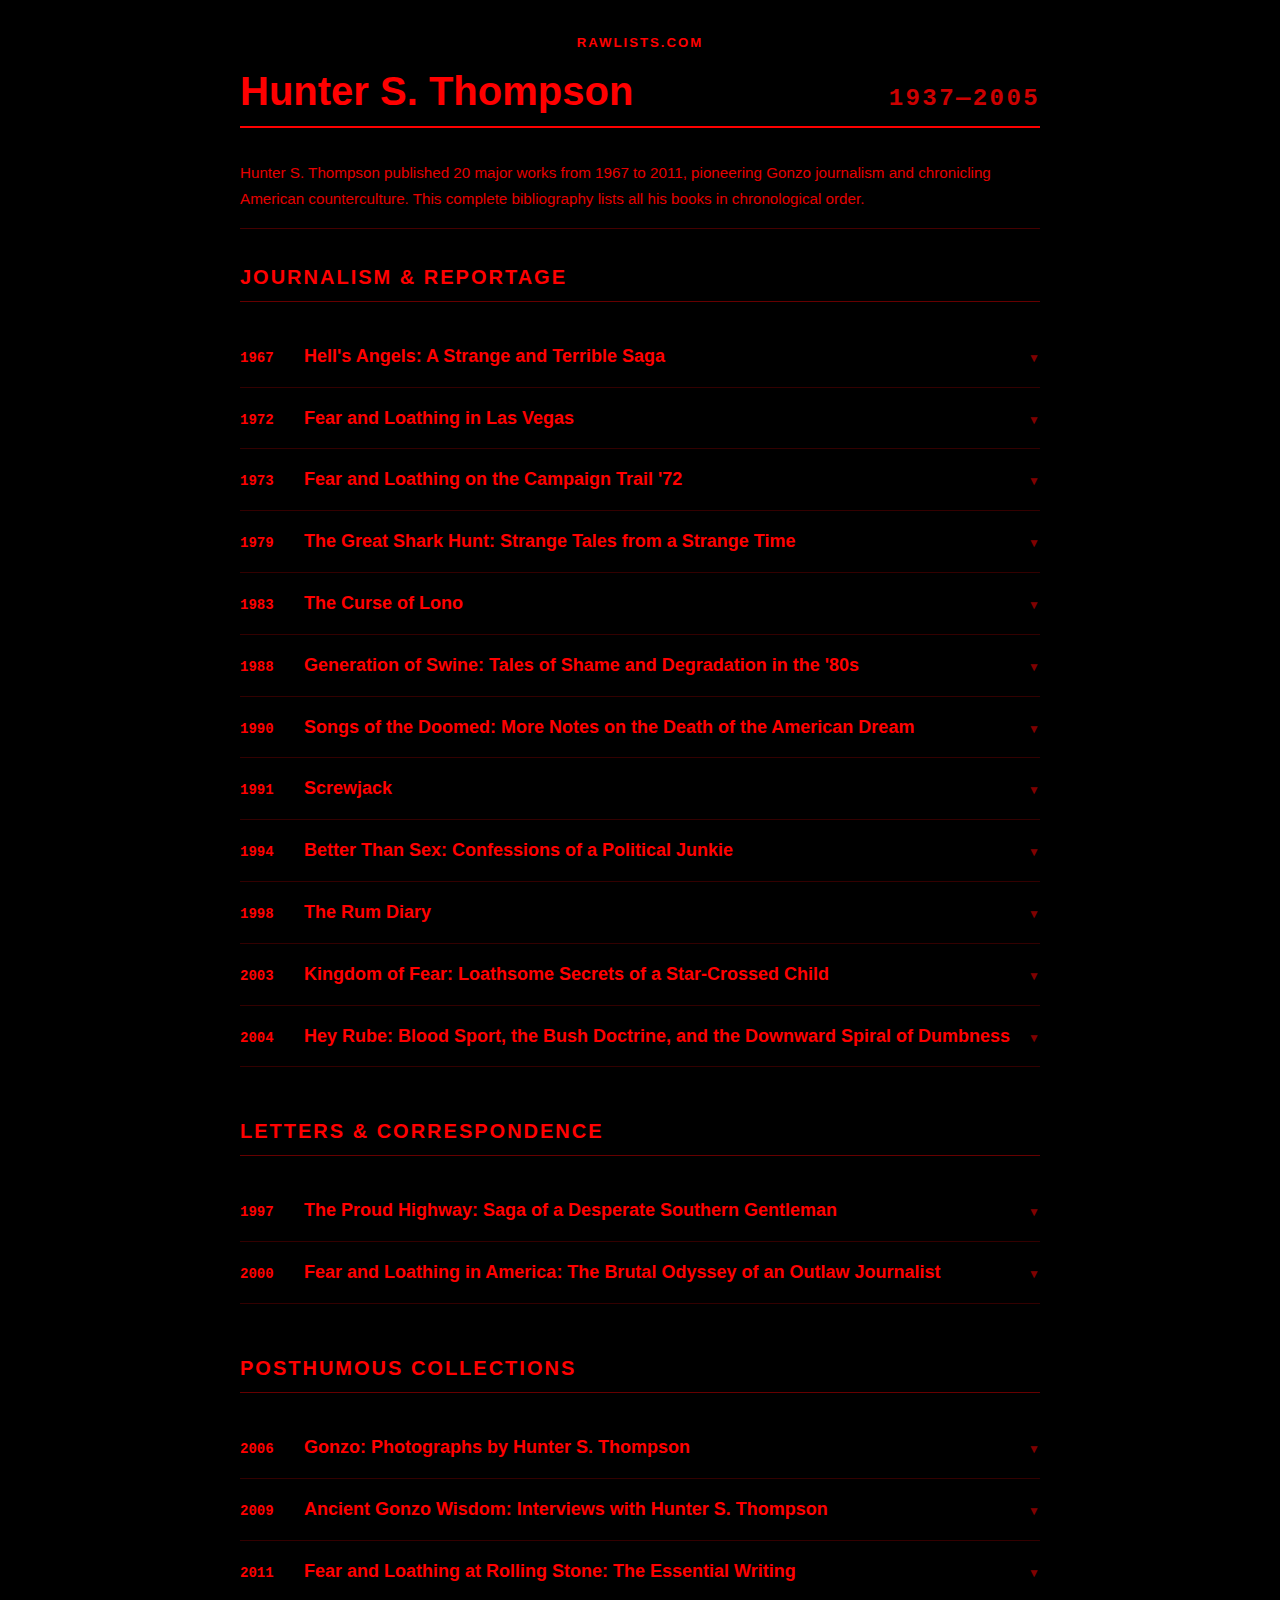
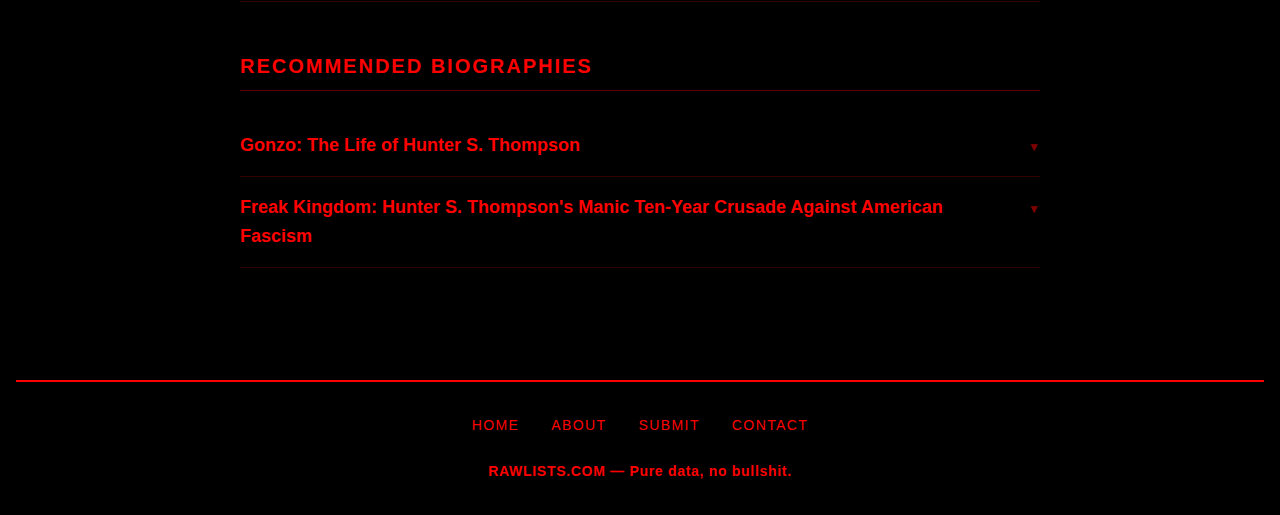
<file: hunter-s-thompson (2).html>
<!DOCTYPE html>
<html lang="en">
<head>
<!-- Google tag (gtag.js) -->
<script async src="https://www.googletagmanager.com/gtag/js?id=G-NQX2SLQL2Z"></script>
<script>
  window.dataLayer = window.dataLayer || [];
  function gtag(){dataLayer.push(arguments);}
  gtag('js', new Date());
  
  gtag('config', 'G-NQX2SLQL2Z');
</script>

    <meta charset="UTF-8">
    <meta name="viewport" content="width=device-width, initial-scale=1.0">
    <title>Hunter S. Thompson Complete Works Bibliography | All Books in Order - RAWLISTS</title>
    <meta name="description" content="Complete Hunter S. Thompson bibliography: all 20 books in chronological order (1967-2011). Fear and Loathing in Las Vegas, Hell's Angels, Campaign Trail '72, and more.">
    <meta name="keywords" content="hunter s thompson, thompson books, gonzo journalism, fear and loathing, hells angels, hunter thompson bibliography">
    <link rel="canonical" href="https://rawlists.com/hunter-s-thompson.html">
    
    <!-- Open Graph / Social Media -->
    <meta property="og:type" content="website">
    <meta property="og:url" content="https://rawlists.com/hunter-s-thompson.html">
    <meta property="og:title" content="Hunter S. Thompson Complete Works - All Books in Order">
    <meta property="og:description" content="Complete Hunter S. Thompson bibliography: 20 books from gonzo journalism's pioneer (1967-2011).">
    <meta property="og:site_name" content="RAWLISTS">
    
    <!-- Twitter Card -->
    <meta name="twitter:card" content="summary">
    <meta name="twitter:title" content="Hunter S. Thompson Complete Works - All Books in Order">
    <meta name="twitter:description" content="Complete Hunter S. Thompson bibliography: 20 books from gonzo journalism's pioneer (1967-2011).">
    <style>
        * {
            margin: 0;
            padding: 0;
            box-sizing: border-box;
        }

        body {
            background-color: #000000;
            color: #FF0000;
            font-family: 'Arial Black', 'Arial Bold', Gadget, sans-serif;
            line-height: 1.6;
            padding: 2rem 1rem;
            min-height: 100vh;
            display: flex;
            flex-direction: column;
        }

        .container {
            max-width: 800px;
            margin: 0 auto;
            flex: 1;
        }

        header {
            margin-bottom: 0;
            padding-bottom: 0.5rem;
        }

        .site-title {
            font-size: 0.825rem;
            font-weight: 900;
            letter-spacing: 0.15em;
            text-transform: uppercase;
            margin-bottom: 1.1rem;
            color: #FF0000;
            text-align: center;
        }

        .site-title a {
            color: #FF0000;
            text-decoration: none;
        }

        .site-title a:hover {
            opacity: 0.7;
        }

        .author-header {
            display: flex;
            justify-content: space-between;
            align-items: baseline;
            gap: 2rem;
            border-bottom: 2px solid #FF0000;
            padding-bottom: 0.5rem;
        }

        .author-name {
            font-size: 2.5rem;
            font-weight: 900;
            color: #FF0000;
            line-height: 1;
        }

        .life-dates {
            font-family: 'Courier New', monospace;
            font-size: 1.5rem;
            color: #FF0000;
            opacity: 0.8;
            letter-spacing: 0.1em;
            font-weight: 900;
        }

        .intro-text {
            font-size: 0.95rem;
            line-height: 1.7;
            color: #FF0000;
            margin: 0.5rem 0 2rem 0;
            padding: 1rem 0;
            border-bottom: 1px solid rgba(255, 0, 0, 0.3);
            opacity: 0.9;
            font-weight: 400;
            font-family: Arial, sans-serif;
        }

        .work-list {
            list-style: none;
        }

        .category-section {
            margin-bottom: 3rem;
        }

        .category-title {
            font-size: 1.25rem;
            font-weight: 900;
            color: #FF0000;
            margin-bottom: 1.5rem;
            text-transform: uppercase;
            letter-spacing: 0.1em;
            border-bottom: 1px solid rgba(255, 0, 0, 0.4);
            padding-bottom: 0.5rem;
        }

        .work-item {
            border-bottom: 1px solid rgba(255, 0, 0, 0.2);
            padding: 1rem 0;
            transition: background-color 0.2s ease;
        }

        .work-item:hover {
            background-color: rgba(255, 0, 0, 0.05);
        }

        .work-header {
            display: flex;
            align-items: baseline;
            gap: 1rem;
            cursor: pointer;
            user-select: none;
        }

        .year {
            font-family: 'Courier New', monospace;
            font-weight: 900;
            font-size: 0.875rem;
            min-width: 3rem;
            color: #FF0000;
        }

        .title {
            flex: 1;
            font-size: 1.125rem;
            font-weight: 900;
            color: #FF0000;
        }

        .expand-icon {
            font-size: 0.75rem;
            color: #FF0000;
            opacity: 0.5;
            transition: transform 0.2s ease, opacity 0.2s ease;
        }

        .work-item:hover .expand-icon {
            opacity: 1;
        }

        .work-item.expanded .expand-icon {
            transform: rotate(180deg);
        }

        .work-details {
            max-height: 0;
            overflow: hidden;
            transition: max-height 0.3s ease, margin 0.3s ease;
        }

        .work-details.show {
            max-height: 500px;
            margin-top: 1rem;
        }

        .details-content {
            padding-left: 4rem;
            padding-right: 2rem;
        }

        .description {
            font-size: 0.95rem;
            line-height: 1.7;
            color: #FF0000;
            margin-bottom: 1rem;
            opacity: 0.9;
            font-weight: 400;
            font-family: Arial, sans-serif;
        }

        .buy-links {
            display: flex;
            justify-content: flex-end;
            gap: 0.5rem;
            flex-wrap: nowrap;
            align-items: center;
        }

        .buy-link {
            display: inline-flex;
            align-items: center;
            justify-content: center;
            color: #000000;
            background-color: #FF0000;
            text-decoration: none;
            padding: 0.4rem 0.8rem;
            border-radius: 0px;
            font-size: 0.7rem;
            font-weight: 900;
            transition: all 0.2s ease;
            letter-spacing: 0.03em;
            border: 2px solid #FF0000;
            white-space: normal;
            min-width: 140px;
            max-width: 140px;
            text-align: center;
            line-height: 1.3;
            height: 42px;
        }

        .buy-link:hover {
            background-color: #000000;
            color: #FF0000;
        }

        .recommended-section {
            margin-top: 4rem;
            padding-top: 2rem;
            border-top: 2px solid #FF0000;
        }

        .recommended-list {
            list-style: disc;
            padding-left: 2rem;
            margin-top: 1rem;
        }

        .recommended-list li {
            font-size: 1rem;
            line-height: 1.8;
            margin-bottom: 0.5rem;
            color: #FF0000;
            opacity: 0.95;
        }

        footer {
            margin-top: 4rem;
            padding-top: 2rem;
            border-top: 2px solid #FF0000;
            text-align: center;
        }

        .footer-links {
            display: flex;
            justify-content: center;
            gap: 2rem;
            margin-bottom: 1.5rem;
            flex-wrap: wrap;
        }

        .footer-links a {
            color: #FF0000;
            text-decoration: none;
            font-size: 0.875rem;
            font-weight: 500;
            text-transform: uppercase;
            letter-spacing: 0.1em;
            transition: opacity 0.2s ease;
        }

        .footer-links a:hover {
            opacity: 0.7;
        }

        .footer-slogan {
            font-size: 0.875rem;
            color: #FF0000;
            font-weight: 600;
            letter-spacing: 0.05em;
        }

        @media (max-width: 640px) {
            .author-header {
                flex-direction: column;
                align-items: flex-start;
                gap: 0.5rem;
            }

            .author-name {
                font-size: 2rem;
            }

            .life-dates {
                font-size: 1.125rem;
            }

            .work-header {
                flex-direction: column;
                gap: 0.25rem;
                align-items: flex-start;
            }

            .details-content {
                padding-left: 1rem;
                padding-right: 0;
            }

            .year {
                min-width: auto;
            }

            .footer-links {
                gap: 1rem;
            }
        }
    </style>
</head>
<body>
    <div class="container">
        <header>
            <h1 class="site-title"><a href="index.html">RAWLISTS.COM</a></h1>
            <div class="author-header">
                <h2 class="author-name">Hunter S. Thompson</h2>
                <div class="life-dates">1937—2005</div>
            </div>
        </header>

        <p class="intro-text">Hunter S. Thompson published 20 major works from 1967 to 2011, pioneering Gonzo journalism and chronicling American counterculture. This complete bibliography lists all his books in chronological order.</p>

        <div class="category-section">
            <h3 class="category-title">Journalism & Reportage</h3>
            <ul class="work-list">
                <li class="work-item">
                    <div class="work-header">
                        <span class="year">1967</span>
                        <span class="title">Hell's Angels: A Strange and Terrible Saga</span>
                        <span class="expand-icon">▼</span>
                    </div>
                    <div class="work-details">
                        <div class="details-content">
                            <p class="description">First major work. Thompson lived with the notorious motorcycle gang for nearly two years, documenting their lives from the inside.</p>
                            <div class="buy-links">
                                <a href="https://www.amazon.com/dp/0345410084?tag=badmarketings-20" class="buy-link" target="_blank" rel="noopener">AMAZON</a>
                                <a href="https://amzn.to/4chNWWv" class="buy-link" target="_blank" rel="noopener">TRY AUDIBLE<br>FOR FREE</a>
                                <a href="https://amzn.to/45W4Ypt" class="buy-link" target="_blank" rel="noopener">KINDLE</a>
                            </div>
                        </div>
                    </div>
                </li>

                <li class="work-item">
                    <div class="work-header">
                        <span class="year">1972</span>
                        <span class="title">Fear and Loathing in Las Vegas</span>
                        <span class="expand-icon">▼</span>
                    </div>
                    <div class="work-details">
                        <div class="details-content">
                            <p class="description">Defining work of Gonzo journalism. Drug-fueled trip to Las Vegas becomes savage exploration of the American Dream's failure. Adapted to film twice.</p>
                            <div class="buy-links">
                                <a href="https://www.amazon.com/dp/0679785897?tag=badmarketings-20" class="buy-link" target="_blank" rel="noopener">AMAZON</a>
                                <a href="https://amzn.to/4chNWWv" class="buy-link" target="_blank" rel="noopener">TRY AUDIBLE<br>FOR FREE</a>
                                <a href="https://amzn.to/45W4Ypt" class="buy-link" target="_blank" rel="noopener">KINDLE</a>
                            </div>
                        </div>
                    </div>
                </li>

                <li class="work-item">
                    <div class="work-header">
                        <span class="year">1973</span>
                        <span class="title">Fear and Loathing on the Campaign Trail '72</span>
                        <span class="expand-icon">▼</span>
                    </div>
                    <div class="work-details">
                        <div class="details-content">
                            <p class="description">Savage account of the 1972 presidential campaign. Chronicles George McGovern's campaign and Thompson's contempt for Richard Nixon.</p>
                            <div class="buy-links">
                                <a href="#REPLACE_WITH_ASIN" class="buy-link" target="_blank" rel="noopener">AMAZON</a>
                                <a href="https://amzn.to/4chNWWv" class="buy-link" target="_blank" rel="noopener">TRY AUDIBLE<br>FOR FREE</a>
                                <a href="https://amzn.to/45W4Ypt" class="buy-link" target="_blank" rel="noopener">KINDLE</a>
                            </div>
                        </div>
                    </div>
                </li>

                <li class="work-item">
                    <div class="work-header">
                        <span class="year">1979</span>
                        <span class="title">The Great Shark Hunt: Strange Tales from a Strange Time</span>
                        <span class="expand-icon">▼</span>
                    </div>
                    <div class="work-details">
                        <div class="details-content">
                            <p class="description">Gonzo Papers Vol. 1. Massive collection of journalism from 1956-1976. Essays on politics, sports, and culture.</p>
                            <div class="buy-links">
                                <a href="#REPLACE_WITH_ASIN" class="buy-link" target="_blank" rel="noopener">AMAZON</a>
                                <a href="https://amzn.to/4chNWWv" class="buy-link" target="_blank" rel="noopener">TRY AUDIBLE<br>FOR FREE</a>
                                <a href="https://amzn.to/45W4Ypt" class="buy-link" target="_blank" rel="noopener">KINDLE</a>
                            </div>
                        </div>
                    </div>
                </li>

                <li class="work-item">
                    <div class="work-header">
                        <span class="year">1983</span>
                        <span class="title">The Curse of Lono</span>
                        <span class="expand-icon">▼</span>
                    </div>
                    <div class="work-details">
                        <div class="details-content">
                            <p class="description">Hawaiian misadventure covering the Honolulu Marathon. Illustrated by Ralph Steadman. Fear and Loathing meets island paradise.</p>
                            <div class="buy-links">
                                <a href="#REPLACE_WITH_ASIN" class="buy-link" target="_blank" rel="noopener">AMAZON</a>
                                <a href="https://amzn.to/4chNWWv" class="buy-link" target="_blank" rel="noopener">TRY AUDIBLE<br>FOR FREE</a>
                                <a href="https://amzn.to/45W4Ypt" class="buy-link" target="_blank" rel="noopener">KINDLE</a>
                            </div>
                        </div>
                    </div>
                </li>

                <li class="work-item">
                    <div class="work-header">
                        <span class="year">1988</span>
                        <span class="title">Generation of Swine: Tales of Shame and Degradation in the '80s</span>
                        <span class="expand-icon">▼</span>
                    </div>
                    <div class="work-details">
                        <div class="details-content">
                            <p class="description">Gonzo Papers Vol. 2. Columns from San Francisco Examiner. Scathing commentary on 1980s politics and culture.</p>
                            <div class="buy-links">
                                <a href="#REPLACE_WITH_ASIN" class="buy-link" target="_blank" rel="noopener">AMAZON</a>
                                <a href="https://amzn.to/4chNWWv" class="buy-link" target="_blank" rel="noopener">TRY AUDIBLE<br>FOR FREE</a>
                                <a href="https://amzn.to/45W4Ypt" class="buy-link" target="_blank" rel="noopener">KINDLE</a>
                            </div>
                        </div>
                    </div>
                </li>

                <li class="work-item">
                    <div class="work-header">
                        <span class="year">1990</span>
                        <span class="title">Songs of the Doomed: More Notes on the Death of the American Dream</span>
                        <span class="expand-icon">▼</span>
                    </div>
                    <div class="work-details">
                        <div class="details-content">
                            <p class="description">Gonzo Papers Vol. 3. Autobiographical pieces spanning thirty years. Includes trial testimony and unpublished fiction.</p>
                            <div class="buy-links">
                                <a href="#REPLACE_WITH_ASIN" class="buy-link" target="_blank" rel="noopener">AMAZON</a>
                                <a href="https://amzn.to/4chNWWv" class="buy-link" target="_blank" rel="noopener">TRY AUDIBLE<br>FOR FREE</a>
                                <a href="https://amzn.to/45W4Ypt" class="buy-link" target="_blank" rel="noopener">KINDLE</a>
                            </div>
                        </div>
                    </div>
                </li>

                <li class="work-item">
                    <div class="work-header">
                        <span class="year">1991</span>
                        <span class="title">Screwjack</span>
                        <span class="expand-icon">▼</span>
                    </div>
                    <div class="work-details">
                        <div class="details-content">
                            <p class="description">Three short stories. Dark, violent, and sexually explicit. Limited first edition of 300 copies.</p>
                            <div class="buy-links">
                                <a href="#REPLACE_WITH_ASIN" class="buy-link" target="_blank" rel="noopener">AMAZON</a>
                                <a href="https://amzn.to/4chNWWv" class="buy-link" target="_blank" rel="noopener">TRY AUDIBLE<br>FOR FREE</a>
                                <a href="https://amzn.to/45W4Ypt" class="buy-link" target="_blank" rel="noopener">KINDLE</a>
                            </div>
                        </div>
                    </div>
                </li>

                <li class="work-item">
                    <div class="work-header">
                        <span class="year">1994</span>
                        <span class="title">Better Than Sex: Confessions of a Political Junkie</span>
                        <span class="expand-icon">▼</span>
                    </div>
                    <div class="work-details">
                        <div class="details-content">
                            <p class="description">Gonzo Papers Vol. 4. Coverage of 1992 presidential campaign. Faxes, rants, and observations on Clinton vs. Bush.</p>
                            <div class="buy-links">
                                <a href="#REPLACE_WITH_ASIN" class="buy-link" target="_blank" rel="noopener">AMAZON</a>
                                <a href="https://amzn.to/4chNWWv" class="buy-link" target="_blank" rel="noopener">TRY AUDIBLE<br>FOR FREE</a>
                                <a href="https://amzn.to/45W4Ypt" class="buy-link" target="_blank" rel="noopener">KINDLE</a>
                            </div>
                        </div>
                    </div>
                </li>

                <li class="work-item">
                    <div class="work-header">
                        <span class="year">1998</span>
                        <span class="title">The Rum Diary</span>
                        <span class="expand-icon">▼</span>
                    </div>
                    <div class="work-details">
                        <div class="details-content">
                            <p class="description">Early novel written in 1960, published posthumously. Semi-autobiographical tale of journalist in Puerto Rico. Adapted to film in 2011.</p>
                            <div class="buy-links">
                                <a href="#REPLACE_WITH_ASIN" class="buy-link" target="_blank" rel="noopener">AMAZON</a>
                                <a href="https://amzn.to/4chNWWv" class="buy-link" target="_blank" rel="noopener">TRY AUDIBLE<br>FOR FREE</a>
                                <a href="https://amzn.to/45W4Ypt" class="buy-link" target="_blank" rel="noopener">KINDLE</a>
                            </div>
                        </div>
                    </div>
                </li>

                <li class="work-item">
                    <div class="work-header">
                        <span class="year">2003</span>
                        <span class="title">Kingdom of Fear: Loathsome Secrets of a Star-Crossed Child</span>
                        <span class="expand-icon">▼</span>
                    </div>
                    <div class="work-details">
                        <div class="details-content">
                            <p class="description">Memoir. Stories from childhood to fame. Reflections on life, America, and the Bush administration.</p>
                            <div class="buy-links">
                                <a href="#REPLACE_WITH_ASIN" class="buy-link" target="_blank" rel="noopener">AMAZON</a>
                                <a href="https://amzn.to/4chNWWv" class="buy-link" target="_blank" rel="noopener">TRY AUDIBLE<br>FOR FREE</a>
                                <a href="https://amzn.to/45W4Ypt" class="buy-link" target="_blank" rel="noopener">KINDLE</a>
                            </div>
                        </div>
                    </div>
                </li>

                <li class="work-item">
                    <div class="work-header">
                        <span class="year">2004</span>
                        <span class="title">Hey Rube: Blood Sport, the Bush Doctrine, and the Downward Spiral of Dumbness</span>
                        <span class="expand-icon">▼</span>
                    </div>
                    <div class="work-details">
                        <div class="details-content">
                            <p class="description">Collection of ESPN columns on sports and politics. Written during final years, attacks on Bush administration and sports culture.</p>
                            <div class="buy-links">
                                <a href="#REPLACE_WITH_ASIN" class="buy-link" target="_blank" rel="noopener">AMAZON</a>
                                <a href="https://amzn.to/4chNWWv" class="buy-link" target="_blank" rel="noopener">TRY AUDIBLE<br>FOR FREE</a>
                                <a href="https://amzn.to/45W4Ypt" class="buy-link" target="_blank" rel="noopener">KINDLE</a>
                            </div>
                        </div>
                    </div>
                </li>
            </ul>
        </div>

        <div class="category-section">
            <h3 class="category-title">Letters & Correspondence</h3>
            <ul class="work-list">
                <li class="work-item">
                    <div class="work-header">
                        <span class="year">1997</span>
                        <span class="title">The Proud Highway: Saga of a Desperate Southern Gentleman</span>
                        <span class="expand-icon">▼</span>
                    </div>
                    <div class="work-details">
                        <div class="details-content">
                            <p class="description">Fear and Loathing Letters Vol. 1 (1955-1967). Early years before fame. Edited by Douglas Brinkley.</p>
                            <div class="buy-links">
                                <a href="#REPLACE_WITH_ASIN" class="buy-link" target="_blank" rel="noopener">AMAZON</a>
                                <a href="https://amzn.to/4chNWWv" class="buy-link" target="_blank" rel="noopener">TRY AUDIBLE<br>FOR FREE</a>
                                <a href="https://amzn.to/45W4Ypt" class="buy-link" target="_blank" rel="noopener">KINDLE</a>
                            </div>
                        </div>
                    </div>
                </li>

                <li class="work-item">
                    <div class="work-header">
                        <span class="year">2000</span>
                        <span class="title">Fear and Loathing in America: The Brutal Odyssey of an Outlaw Journalist</span>
                        <span class="expand-icon">▼</span>
                    </div>
                    <div class="work-details">
                        <div class="details-content">
                            <p class="description">Letters Vol. 2 (1968-1976). Peak years creating gonzo journalism, running for sheriff, covering campaigns.</p>
                            <div class="buy-links">
                                <a href="#REPLACE_WITH_ASIN" class="buy-link" target="_blank" rel="noopener">AMAZON</a>
                                <a href="https://amzn.to/4chNWWv" class="buy-link" target="_blank" rel="noopener">TRY AUDIBLE<br>FOR FREE</a>
                                <a href="https://amzn.to/45W4Ypt" class="buy-link" target="_blank" rel="noopener">KINDLE</a>
                            </div>
                        </div>
                    </div>
                </li>
            </ul>
        </div>

        <div class="category-section">
            <h3 class="category-title">Posthumous Collections</h3>
            <ul class="work-list">
                <li class="work-item">
                    <div class="work-header">
                        <span class="year">2006</span>
                        <span class="title">Gonzo: Photographs by Hunter S. Thompson</span>
                        <span class="expand-icon">▼</span>
                    </div>
                    <div class="work-details">
                        <div class="details-content">
                            <p class="description">Collection of Thompson's photography. Behind-the-scenes images from his gonzo adventures.</p>
                            <div class="buy-links">
                                <a href="#REPLACE_WITH_ASIN" class="buy-link" target="_blank" rel="noopener">AMAZON</a>
                                <a href="https://amzn.to/4chNWWv" class="buy-link" target="_blank" rel="noopener">TRY AUDIBLE<br>FOR FREE</a>
                                <a href="https://amzn.to/45W4Ypt" class="buy-link" target="_blank" rel="noopener">KINDLE</a>
                            </div>
                        </div>
                    </div>
                </li>

                <li class="work-item">
                    <div class="work-header">
                        <span class="year">2009</span>
                        <span class="title">Ancient Gonzo Wisdom: Interviews with Hunter S. Thompson</span>
                        <span class="expand-icon">▼</span>
                    </div>
                    <div class="work-details">
                        <div class="details-content">
                            <p class="description">Career-spanning interviews. Thompson on writing, politics, guns, drugs, and American culture. Introduction by Christopher Hitchens.</p>
                            <div class="buy-links">
                                <a href="#REPLACE_WITH_ASIN" class="buy-link" target="_blank" rel="noopener">AMAZON</a>
                                <a href="https://amzn.to/4chNWWv" class="buy-link" target="_blank" rel="noopener">TRY AUDIBLE<br>FOR FREE</a>
                                <a href="https://amzn.to/45W4Ypt" class="buy-link" target="_blank" rel="noopener">KINDLE</a>
                            </div>
                        </div>
                    </div>
                </li>

                <li class="work-item">
                    <div class="work-header">
                        <span class="year">2011</span>
                        <span class="title">Fear and Loathing at Rolling Stone: The Essential Writing</span>
                        <span class="expand-icon">▼</span>
                    </div>
                    <div class="work-details">
                        <div class="details-content">
                            <p class="description">Anthology of Rolling Stone work. Compiled by Jann S. Wenner. Features greatest pieces from legendary partnership.</p>
                            <div class="buy-links">
                                <a href="#REPLACE_WITH_ASIN" class="buy-link" target="_blank" rel="noopener">AMAZON</a>
                                <a href="https://amzn.to/4chNWWv" class="buy-link" target="_blank" rel="noopener">TRY AUDIBLE<br>FOR FREE</a>
                                <a href="https://amzn.to/45W4Ypt" class="buy-link" target="_blank" rel="noopener">KINDLE</a>
                            </div>
                        </div>
                    </div>
                </li>
            </ul>
        </div>

        <div class="category-section">
            <h3 class="category-title">Recommended Biographies</h3>
            <ul class="work-list">
                <li class="work-item">
                    <div class="work-header">
                        <span class="title">Gonzo: The Life of Hunter S. Thompson</span>
                        <span class="expand-icon">▼</span>
                    </div>
                    <div class="work-details">
                        <div class="details-content">
                            <p class="description">Oral history by Jann S. Wenner and Corey Seymour. Assembled from interviews with friends, family, and colleagues.</p>
                            <div class="buy-links">
                                <a href="#REPLACE_WITH_ASIN" class="buy-link" target="_blank" rel="noopener">AMAZON</a>
                                <a href="https://amzn.to/4chNWWv" class="buy-link" target="_blank" rel="noopener">TRY AUDIBLE<br>FOR FREE</a>
                                <a href="https://amzn.to/45W4Ypt" class="buy-link" target="_blank" rel="noopener">KINDLE</a>
                            </div>
                        </div>
                    </div>
                </li>

                <li class="work-item">
                    <div class="work-header">
                        <span class="title">Freak Kingdom: Hunter S. Thompson's Manic Ten-Year Crusade Against American Fascism</span>
                        <span class="expand-icon">▼</span>
                    </div>
                    <div class="work-details">
                        <div class="details-content">
                            <p class="description">By Timothy Denevi. Focuses on Thompson's political journalism from 1968-1976 during his peak gonzo years.</p>
                            <div class="buy-links">
                                <a href="#REPLACE_WITH_ASIN" class="buy-link" target="_blank" rel="noopener">AMAZON</a>
                                <a href="https://amzn.to/4chNWWv" class="buy-link" target="_blank" rel="noopener">TRY AUDIBLE<br>FOR FREE</a>
                                <a href="https://amzn.to/45W4Ypt" class="buy-link" target="_blank" rel="noopener">KINDLE</a>
                            </div>
                        </div>
                    </div>
                </li>
            </ul>
        </div>
    </div>

    <footer>
        <div class="footer-links">
            <a href="index.html">HOME</a>
            <a href="about.html">ABOUT</a>
            <a href="submit.html">SUBMIT</a>
            <a href="contact.html">CONTACT</a>
        </div>
        <p class="footer-slogan">RAWLISTS.COM — Pure data, no bullshit.</p>
    </footer>

    <script>
        // Add click handlers to expand/collapse items
        document.querySelectorAll('.work-header').forEach(header => {
            header.addEventListener('click', function() {
                const workItem = this.closest('.work-item');
                const details = workItem.querySelector('.work-details');
                
                // Toggle expanded state
                workItem.classList.toggle('expanded');
                details.classList.toggle('show');
            });
        });

        // Prevent buy link clicks from toggling
        document.querySelectorAll('.buy-link').forEach(link => {
            link.addEventListener('click', function(e) {
                e.stopPropagation();
            });
        });
    </script>
</body>
</html>
</file>
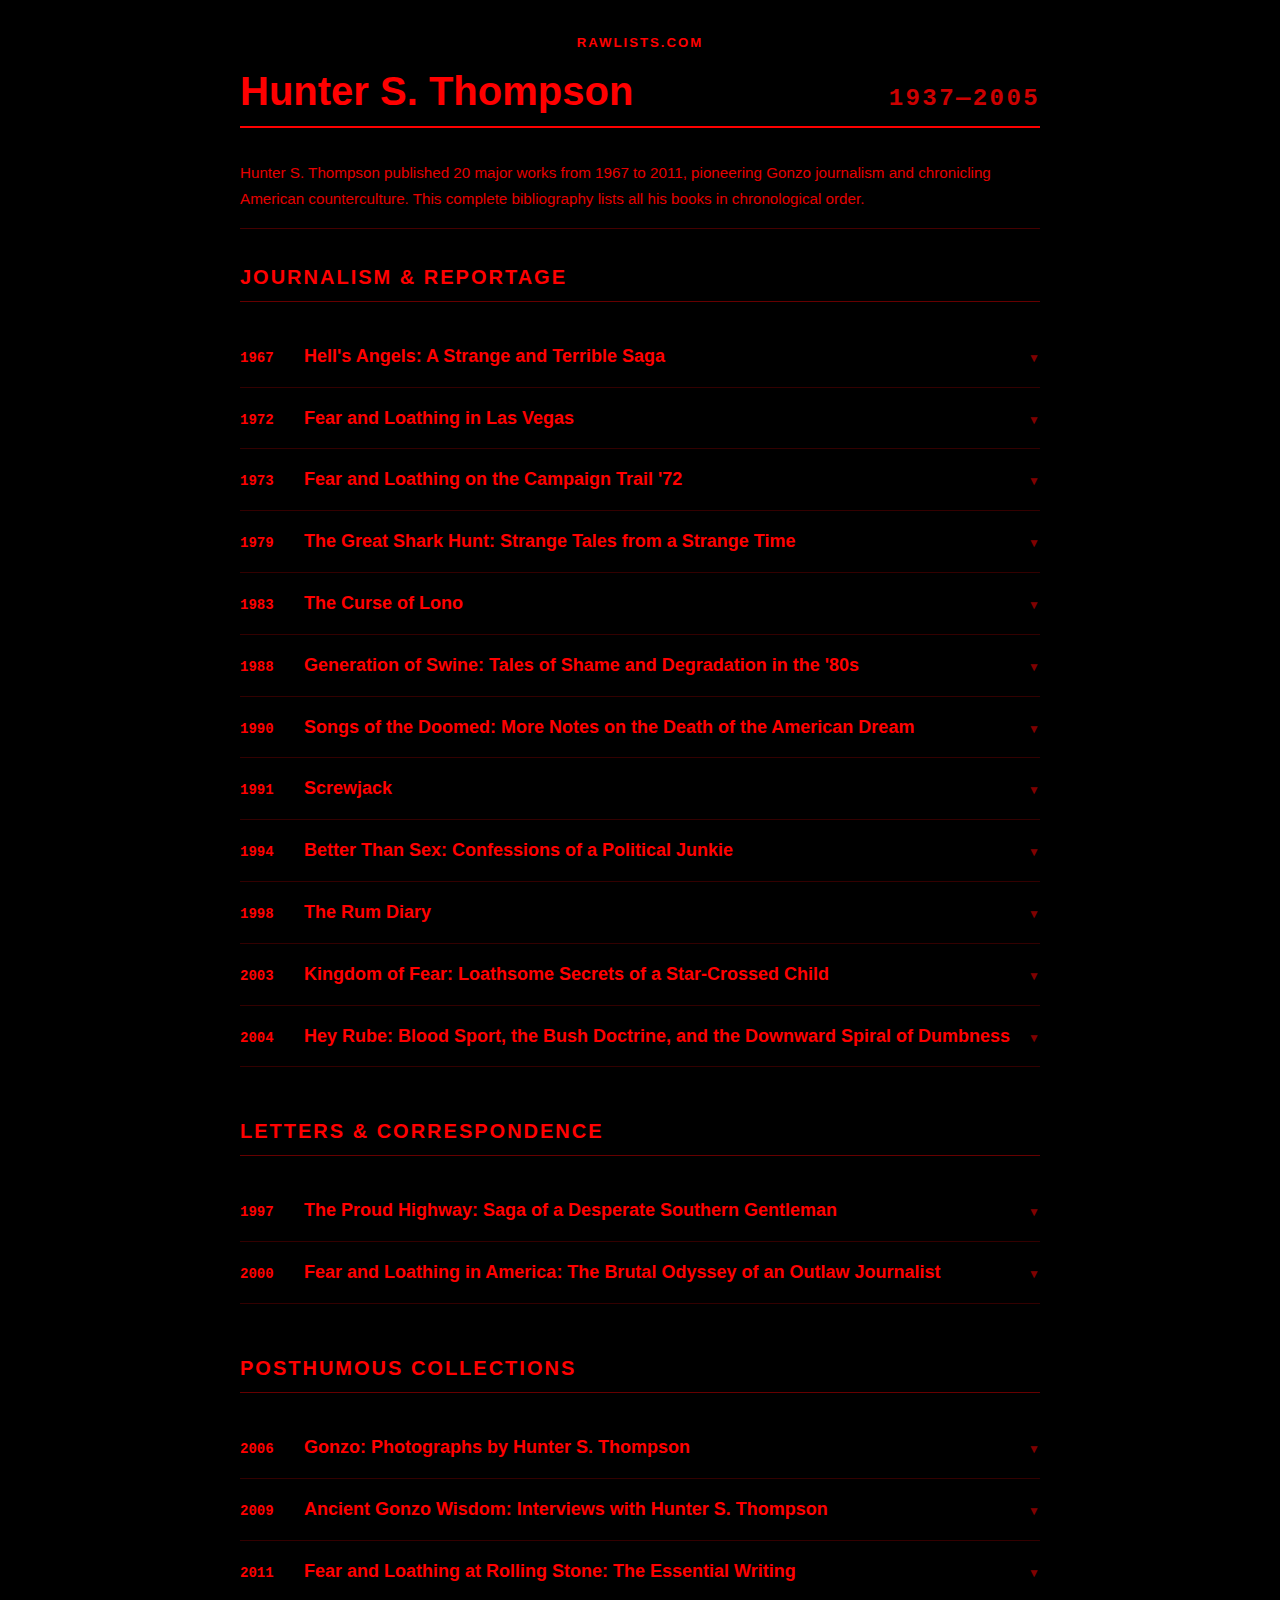
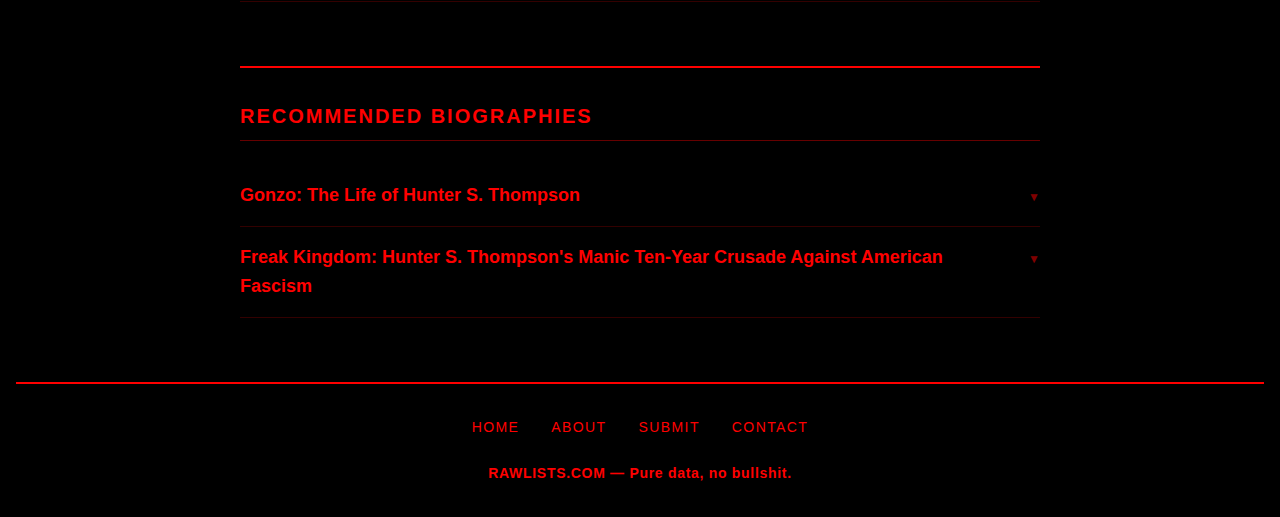
<file: hunter-s-thompson.html>
<!DOCTYPE html>
<html lang="en">
<head>
<!-- Google tag (gtag.js) -->
<script async src="https://www.googletagmanager.com/gtag/js?id=G-NQX2SLQL2Z"></script>
<script>
  window.dataLayer = window.dataLayer || [];
  function gtag(){dataLayer.push(arguments);}
  gtag('js', new Date());
  
  gtag('config', 'G-NQX2SLQL2Z');
</script>

    <meta charset="UTF-8">
    <meta name="viewport" content="width=device-width, initial-scale=1.0">
    <title>Hunter S. Thompson Complete Works Bibliography | All Books in Order - RAWLISTS</title>
    <meta name="description" content="Complete Hunter S. Thompson bibliography: all 20 books in chronological order (1967-2011). Fear and Loathing in Las Vegas, Hell's Angels, Campaign Trail '72, and more.">
    <meta name="keywords" content="hunter s thompson, thompson books, gonzo journalism, fear and loathing, hells angels, hunter thompson bibliography">
    <link rel="canonical" href="https://rawlists.com/hunter-s-thompson.html">
    
    <!-- Open Graph / Social Media -->
    <meta property="og:type" content="website">
    <meta property="og:url" content="https://rawlists.com/hunter-s-thompson.html">
    <meta property="og:title" content="Hunter S. Thompson Complete Works - All Books in Order">
    <meta property="og:description" content="Complete Hunter S. Thompson bibliography: 20 books from gonzo journalism's pioneer (1967-2011).">
    <meta property="og:site_name" content="RAWLISTS">
    
    <!-- Twitter Card -->
    <meta name="twitter:card" content="summary">
    <meta name="twitter:title" content="Hunter S. Thompson Complete Works - All Books in Order">
    <meta name="twitter:description" content="Complete Hunter S. Thompson bibliography: 20 books from gonzo journalism's pioneer (1967-2011).">
    <style>
        * {
            margin: 0;
            padding: 0;
            box-sizing: border-box;
        }

        body {
            background-color: #000000;
            color: #FF0000;
            font-family: 'Arial Black', 'Arial Bold', Gadget, sans-serif;
            line-height: 1.6;
            padding: 2rem 1rem;
            min-height: 100vh;
            display: flex;
            flex-direction: column;
        }

        .container {
            max-width: 800px;
            margin: 0 auto;
            flex: 1;
        }

        header {
            margin-bottom: 0;
            padding-bottom: 0.5rem;
        }

        .site-title {
            font-size: 0.825rem;
            font-weight: 900;
            letter-spacing: 0.15em;
            text-transform: uppercase;
            margin-bottom: 1.1rem;
            color: #FF0000;
            text-align: center;
        }

        .site-title a {
            color: #FF0000;
            text-decoration: none;
        }

        .site-title a:hover {
            opacity: 0.7;
        }

        .author-header {
            display: flex;
            justify-content: space-between;
            align-items: baseline;
            gap: 2rem;
            border-bottom: 2px solid #FF0000;
            padding-bottom: 0.5rem;
        }

        .author-name {
            font-size: 2.5rem;
            font-weight: 900;
            color: #FF0000;
            line-height: 1;
        }

        .life-dates {
            font-family: 'Courier New', monospace;
            font-size: 1.5rem;
            color: #FF0000;
            opacity: 0.8;
            letter-spacing: 0.1em;
            font-weight: 900;
        }

        .intro-text {
            font-size: 0.95rem;
            line-height: 1.7;
            color: #FF0000;
            margin: 0.5rem 0 2rem 0;
            padding: 1rem 0;
            border-bottom: 1px solid rgba(255, 0, 0, 0.3);
            opacity: 0.9;
            font-weight: 400;
            font-family: Arial, sans-serif;
        }

        .work-list {
            list-style: none;
        }

        .category-section {
            margin-bottom: 3rem;
        }

        .category-title {
            font-size: 1.25rem;
            font-weight: 900;
            color: #FF0000;
            margin-bottom: 1.5rem;
            text-transform: uppercase;
            letter-spacing: 0.1em;
            border-bottom: 1px solid rgba(255, 0, 0, 0.4);
            padding-bottom: 0.5rem;
        }

        .work-item {
            border-bottom: 1px solid rgba(255, 0, 0, 0.2);
            padding: 1rem 0;
            transition: background-color 0.2s ease;
        }

        .work-item:hover {
            background-color: rgba(255, 0, 0, 0.05);
        }

        .work-header {
            display: flex;
            align-items: baseline;
            gap: 1rem;
            cursor: pointer;
            user-select: none;
        }

        .year {
            font-family: 'Courier New', monospace;
            font-weight: 900;
            font-size: 0.875rem;
            min-width: 3rem;
            color: #FF0000;
        }

        .title {
            flex: 1;
            font-size: 1.125rem;
            font-weight: 900;
            color: #FF0000;
        }

        .expand-icon {
            font-size: 0.75rem;
            color: #FF0000;
            opacity: 0.5;
            transition: transform 0.2s ease, opacity 0.2s ease;
        }

        .work-item:hover .expand-icon {
            opacity: 1;
        }

        .work-item.expanded .expand-icon {
            transform: rotate(180deg);
        }

        .work-details {
            max-height: 0;
            overflow: hidden;
            transition: max-height 0.3s ease, margin 0.3s ease;
        }

        .work-details.show {
            max-height: 500px;
            margin-top: 1rem;
        }

        .details-content {
            padding-left: 4rem;
            padding-right: 2rem;
        }

        .description {
            font-size: 0.95rem;
            line-height: 1.7;
            color: #FF0000;
            margin-bottom: 1rem;
            opacity: 0.9;
            font-weight: 400;
            font-family: Arial, sans-serif;
        }

        .buy-links {
            display: flex;
            justify-content: flex-end;
            gap: 0.5rem;
            flex-wrap: nowrap;
            align-items: center;
        }

        .buy-link {
            display: inline-flex;
            align-items: center;
            justify-content: center;
            color: #000000;
            background-color: #FF0000;
            text-decoration: none;
            padding: 0.4rem 0.8rem;
            border-radius: 0px;
            font-size: 0.7rem;
            font-weight: 900;
            transition: all 0.2s ease;
            letter-spacing: 0.03em;
            border: 2px solid #FF0000;
            white-space: normal;
            min-width: 140px;
            max-width: 140px;
            text-align: center;
            line-height: 1.3;
            height: 42px;
        }

        .buy-link:hover {
            background-color: #000000;
            color: #FF0000;
        }

        .recommended-section {
            margin-top: 4rem;
            padding-top: 2rem;
            border-top: 2px solid #FF0000;
        }

        .recommended-list {
            list-style: disc;
            padding-left: 2rem;
            margin-top: 1rem;
        }

        .recommended-list li {
            font-size: 1rem;
            line-height: 1.8;
            margin-bottom: 0.5rem;
            color: #FF0000;
            opacity: 0.95;
        }

        footer {
            margin-top: 4rem;
            padding-top: 2rem;
            border-top: 2px solid #FF0000;
            text-align: center;
        }

        .footer-links {
            display: flex;
            justify-content: center;
            gap: 2rem;
            margin-bottom: 1.5rem;
            flex-wrap: wrap;
        }

        .footer-links a {
            color: #FF0000;
            text-decoration: none;
            font-size: 0.875rem;
            font-weight: 500;
            text-transform: uppercase;
            letter-spacing: 0.1em;
            transition: opacity 0.2s ease;
        }

        .footer-links a:hover {
            opacity: 0.7;
        }

        .footer-slogan {
            font-size: 0.875rem;
            color: #FF0000;
            font-weight: 600;
            letter-spacing: 0.05em;
        }

        @media (max-width: 640px) {
            .author-header {
                flex-direction: column;
                align-items: flex-start;
                gap: 0.5rem;
            }

            .author-name {
                font-size: 2rem;
            }

            .life-dates {
                font-size: 1.125rem;
            }

            .work-header {
                flex-direction: column;
                gap: 0.25rem;
                align-items: flex-start;
            }

            .details-content {
                padding-left: 1rem;
                padding-right: 0;
            }

            .year {
                min-width: auto;
            }

            .footer-links {
                gap: 1rem;
            }
        }
    </style>
</head>
<body>
    <div class="container">
        <header>
            <h1 class="site-title"><a href="index.html">RAWLISTS.COM</a></h1>
            <div class="author-header">
                <h2 class="author-name">Hunter S. Thompson</h2>
                <div class="life-dates">1937—2005</div>
            </div>
        </header>

        <p class="intro-text">Hunter S. Thompson published 20 major works from 1967 to 2011, pioneering Gonzo journalism and chronicling American counterculture. This complete bibliography lists all his books in chronological order.</p>

        <div class="category-section">
            <h3 class="category-title">Journalism & Reportage</h3>
            <ul class="work-list">
                <li class="work-item">
                    <div class="work-header">
                        <span class="year">1967</span>
                        <span class="title">Hell's Angels: A Strange and Terrible Saga</span>
                        <span class="expand-icon">▼</span>
                    </div>
                    <div class="work-details">
                        <div class="details-content">
                            <p class="description">First major work. Thompson lived with the notorious motorcycle gang for nearly two years, documenting their lives from the inside.</p>
                            <div class="buy-links">
                                <a href="https://www.amazon.com/dp/0345410084?tag=badmarketings-20" class="buy-link" target="_blank" rel="noopener">AMAZON</a>
                                <a href="https://amzn.to/4chNWWv" class="buy-link" target="_blank" rel="noopener">TRY AUDIBLE<br>FOR FREE</a>
                                <a href="https://amzn.to/45W4Ypt" class="buy-link" target="_blank" rel="noopener">KINDLE</a>
                            </div>
                        </div>
                    </div>
                </li>

                <li class="work-item">
                    <div class="work-header">
                        <span class="year">1972</span>
                        <span class="title">Fear and Loathing in Las Vegas</span>
                        <span class="expand-icon">▼</span>
                    </div>
                    <div class="work-details">
                        <div class="details-content">
                            <p class="description">Defining work of Gonzo journalism. Drug-fueled trip to Las Vegas becomes savage exploration of the American Dream's failure. Adapted to film twice.</p>
                            <div class="buy-links">
                                <a href="https://www.amazon.com/dp/0679785897?tag=badmarketings-20" class="buy-link" target="_blank" rel="noopener">AMAZON</a>
                                <a href="https://amzn.to/4chNWWv" class="buy-link" target="_blank" rel="noopener">TRY AUDIBLE<br>FOR FREE</a>
                                <a href="https://amzn.to/45W4Ypt" class="buy-link" target="_blank" rel="noopener">KINDLE</a>
                            </div>
                        </div>
                    </div>
                </li>

                <li class="work-item">
                    <div class="work-header">
                        <span class="year">1973</span>
                        <span class="title">Fear and Loathing on the Campaign Trail '72</span>
                        <span class="expand-icon">▼</span>
                    </div>
                    <div class="work-details">
                        <div class="details-content">
                            <p class="description">Savage account of the 1972 presidential campaign. Chronicles George McGovern's campaign and Thompson's contempt for Richard Nixon.</p>
                            <div class="buy-links">
                                <a href="#REPLACE_WITH_ASIN" class="buy-link" target="_blank" rel="noopener">AMAZON</a>
                                <a href="https://amzn.to/4chNWWv" class="buy-link" target="_blank" rel="noopener">TRY AUDIBLE<br>FOR FREE</a>
                                <a href="https://amzn.to/45W4Ypt" class="buy-link" target="_blank" rel="noopener">KINDLE</a>
                            </div>
                        </div>
                    </div>
                </li>

                <li class="work-item">
                    <div class="work-header">
                        <span class="year">1979</span>
                        <span class="title">The Great Shark Hunt: Strange Tales from a Strange Time</span>
                        <span class="expand-icon">▼</span>
                    </div>
                    <div class="work-details">
                        <div class="details-content">
                            <p class="description">Gonzo Papers Vol. 1. Massive collection of journalism from 1956-1976. Essays on politics, sports, and culture.</p>
                            <div class="buy-links">
                                <a href="#REPLACE_WITH_ASIN" class="buy-link" target="_blank" rel="noopener">AMAZON</a>
                                <a href="https://amzn.to/4chNWWv" class="buy-link" target="_blank" rel="noopener">TRY AUDIBLE<br>FOR FREE</a>
                                <a href="https://amzn.to/45W4Ypt" class="buy-link" target="_blank" rel="noopener">KINDLE</a>
                            </div>
                        </div>
                    </div>
                </li>

                <li class="work-item">
                    <div class="work-header">
                        <span class="year">1983</span>
                        <span class="title">The Curse of Lono</span>
                        <span class="expand-icon">▼</span>
                    </div>
                    <div class="work-details">
                        <div class="details-content">
                            <p class="description">Hawaiian misadventure covering the Honolulu Marathon. Illustrated by Ralph Steadman. Fear and Loathing meets island paradise.</p>
                            <div class="buy-links">
                                <a href="#REPLACE_WITH_ASIN" class="buy-link" target="_blank" rel="noopener">AMAZON</a>
                                <a href="https://amzn.to/4chNWWv" class="buy-link" target="_blank" rel="noopener">TRY AUDIBLE<br>FOR FREE</a>
                                <a href="https://amzn.to/45W4Ypt" class="buy-link" target="_blank" rel="noopener">KINDLE</a>
                            </div>
                        </div>
                    </div>
                </li>

                <li class="work-item">
                    <div class="work-header">
                        <span class="year">1988</span>
                        <span class="title">Generation of Swine: Tales of Shame and Degradation in the '80s</span>
                        <span class="expand-icon">▼</span>
                    </div>
                    <div class="work-details">
                        <div class="details-content">
                            <p class="description">Gonzo Papers Vol. 2. Columns from San Francisco Examiner. Scathing commentary on 1980s politics and culture.</p>
                            <div class="buy-links">
                                <a href="#REPLACE_WITH_ASIN" class="buy-link" target="_blank" rel="noopener">AMAZON</a>
                                <a href="https://amzn.to/4chNWWv" class="buy-link" target="_blank" rel="noopener">TRY AUDIBLE<br>FOR FREE</a>
                                <a href="https://amzn.to/45W4Ypt" class="buy-link" target="_blank" rel="noopener">KINDLE</a>
                            </div>
                        </div>
                    </div>
                </li>

                <li class="work-item">
                    <div class="work-header">
                        <span class="year">1990</span>
                        <span class="title">Songs of the Doomed: More Notes on the Death of the American Dream</span>
                        <span class="expand-icon">▼</span>
                    </div>
                    <div class="work-details">
                        <div class="details-content">
                            <p class="description">Gonzo Papers Vol. 3. Autobiographical pieces spanning thirty years. Includes trial testimony and unpublished fiction.</p>
                            <div class="buy-links">
                                <a href="#REPLACE_WITH_ASIN" class="buy-link" target="_blank" rel="noopener">AMAZON</a>
                                <a href="https://amzn.to/4chNWWv" class="buy-link" target="_blank" rel="noopener">TRY AUDIBLE<br>FOR FREE</a>
                                <a href="https://amzn.to/45W4Ypt" class="buy-link" target="_blank" rel="noopener">KINDLE</a>
                            </div>
                        </div>
                    </div>
                </li>

                <li class="work-item">
                    <div class="work-header">
                        <span class="year">1991</span>
                        <span class="title">Screwjack</span>
                        <span class="expand-icon">▼</span>
                    </div>
                    <div class="work-details">
                        <div class="details-content">
                            <p class="description">Three short stories. Dark, violent, and sexually explicit. Limited first edition of 300 copies.</p>
                            <div class="buy-links">
                                <a href="#REPLACE_WITH_ASIN" class="buy-link" target="_blank" rel="noopener">AMAZON</a>
                                <a href="https://amzn.to/4chNWWv" class="buy-link" target="_blank" rel="noopener">TRY AUDIBLE<br>FOR FREE</a>
                                <a href="https://amzn.to/45W4Ypt" class="buy-link" target="_blank" rel="noopener">KINDLE</a>
                            </div>
                        </div>
                    </div>
                </li>

                <li class="work-item">
                    <div class="work-header">
                        <span class="year">1994</span>
                        <span class="title">Better Than Sex: Confessions of a Political Junkie</span>
                        <span class="expand-icon">▼</span>
                    </div>
                    <div class="work-details">
                        <div class="details-content">
                            <p class="description">Gonzo Papers Vol. 4. Coverage of 1992 presidential campaign. Faxes, rants, and observations on Clinton vs. Bush.</p>
                            <div class="buy-links">
                                <a href="#REPLACE_WITH_ASIN" class="buy-link" target="_blank" rel="noopener">AMAZON</a>
                                <a href="https://amzn.to/4chNWWv" class="buy-link" target="_blank" rel="noopener">TRY AUDIBLE<br>FOR FREE</a>
                                <a href="https://amzn.to/45W4Ypt" class="buy-link" target="_blank" rel="noopener">KINDLE</a>
                            </div>
                        </div>
                    </div>
                </li>

                <li class="work-item">
                    <div class="work-header">
                        <span class="year">1998</span>
                        <span class="title">The Rum Diary</span>
                        <span class="expand-icon">▼</span>
                    </div>
                    <div class="work-details">
                        <div class="details-content">
                            <p class="description">Early novel written in 1960, published posthumously. Semi-autobiographical tale of journalist in Puerto Rico. Adapted to film in 2011.</p>
                            <div class="buy-links">
                                <a href="#REPLACE_WITH_ASIN" class="buy-link" target="_blank" rel="noopener">AMAZON</a>
                                <a href="https://amzn.to/4chNWWv" class="buy-link" target="_blank" rel="noopener">TRY AUDIBLE<br>FOR FREE</a>
                                <a href="https://amzn.to/45W4Ypt" class="buy-link" target="_blank" rel="noopener">KINDLE</a>
                            </div>
                        </div>
                    </div>
                </li>

                <li class="work-item">
                    <div class="work-header">
                        <span class="year">2003</span>
                        <span class="title">Kingdom of Fear: Loathsome Secrets of a Star-Crossed Child</span>
                        <span class="expand-icon">▼</span>
                    </div>
                    <div class="work-details">
                        <div class="details-content">
                            <p class="description">Memoir. Stories from childhood to fame. Reflections on life, America, and the Bush administration.</p>
                            <div class="buy-links">
                                <a href="#REPLACE_WITH_ASIN" class="buy-link" target="_blank" rel="noopener">AMAZON</a>
                                <a href="https://amzn.to/4chNWWv" class="buy-link" target="_blank" rel="noopener">TRY AUDIBLE<br>FOR FREE</a>
                                <a href="https://amzn.to/45W4Ypt" class="buy-link" target="_blank" rel="noopener">KINDLE</a>
                            </div>
                        </div>
                    </div>
                </li>

                <li class="work-item">
                    <div class="work-header">
                        <span class="year">2004</span>
                        <span class="title">Hey Rube: Blood Sport, the Bush Doctrine, and the Downward Spiral of Dumbness</span>
                        <span class="expand-icon">▼</span>
                    </div>
                    <div class="work-details">
                        <div class="details-content">
                            <p class="description">Collection of ESPN columns on sports and politics. Written during final years, attacks on Bush administration and sports culture.</p>
                            <div class="buy-links">
                                <a href="#REPLACE_WITH_ASIN" class="buy-link" target="_blank" rel="noopener">AMAZON</a>
                                <a href="https://amzn.to/4chNWWv" class="buy-link" target="_blank" rel="noopener">TRY AUDIBLE<br>FOR FREE</a>
                                <a href="https://amzn.to/45W4Ypt" class="buy-link" target="_blank" rel="noopener">KINDLE</a>
                            </div>
                        </div>
                    </div>
                </li>
            </ul>
        </div>

        <div class="category-section">
            <h3 class="category-title">Letters & Correspondence</h3>
            <ul class="work-list">
                <li class="work-item">
                    <div class="work-header">
                        <span class="year">1997</span>
                        <span class="title">The Proud Highway: Saga of a Desperate Southern Gentleman</span>
                        <span class="expand-icon">▼</span>
                    </div>
                    <div class="work-details">
                        <div class="details-content">
                            <p class="description">Fear and Loathing Letters Vol. 1 (1955-1967). Early years before fame. Edited by Douglas Brinkley.</p>
                            <div class="buy-links">
                                <a href="#REPLACE_WITH_ASIN" class="buy-link" target="_blank" rel="noopener">AMAZON</a>
                                <a href="https://amzn.to/4chNWWv" class="buy-link" target="_blank" rel="noopener">TRY AUDIBLE<br>FOR FREE</a>
                                <a href="https://amzn.to/45W4Ypt" class="buy-link" target="_blank" rel="noopener">KINDLE</a>
                            </div>
                        </div>
                    </div>
                </li>

                <li class="work-item">
                    <div class="work-header">
                        <span class="year">2000</span>
                        <span class="title">Fear and Loathing in America: The Brutal Odyssey of an Outlaw Journalist</span>
                        <span class="expand-icon">▼</span>
                    </div>
                    <div class="work-details">
                        <div class="details-content">
                            <p class="description">Letters Vol. 2 (1968-1976). Peak years creating gonzo journalism, running for sheriff, covering campaigns.</p>
                            <div class="buy-links">
                                <a href="#REPLACE_WITH_ASIN" class="buy-link" target="_blank" rel="noopener">AMAZON</a>
                                <a href="https://amzn.to/4chNWWv" class="buy-link" target="_blank" rel="noopener">TRY AUDIBLE<br>FOR FREE</a>
                                <a href="https://amzn.to/45W4Ypt" class="buy-link" target="_blank" rel="noopener">KINDLE</a>
                            </div>
                        </div>
                    </div>
                </li>
            </ul>
        </div>

        <div class="category-section">
            <h3 class="category-title">Posthumous Collections</h3>
            <ul class="work-list">
                <li class="work-item">
                    <div class="work-header">
                        <span class="year">2006</span>
                        <span class="title">Gonzo: Photographs by Hunter S. Thompson</span>
                        <span class="expand-icon">▼</span>
                    </div>
                    <div class="work-details">
                        <div class="details-content">
                            <p class="description">Collection of Thompson's photography. Behind-the-scenes images from his gonzo adventures.</p>
                            <div class="buy-links">
                                <a href="#REPLACE_WITH_ASIN" class="buy-link" target="_blank" rel="noopener">AMAZON</a>
                                <a href="https://amzn.to/4chNWWv" class="buy-link" target="_blank" rel="noopener">TRY AUDIBLE<br>FOR FREE</a>
                                <a href="https://amzn.to/45W4Ypt" class="buy-link" target="_blank" rel="noopener">KINDLE</a>
                            </div>
                        </div>
                    </div>
                </li>

                <li class="work-item">
                    <div class="work-header">
                        <span class="year">2009</span>
                        <span class="title">Ancient Gonzo Wisdom: Interviews with Hunter S. Thompson</span>
                        <span class="expand-icon">▼</span>
                    </div>
                    <div class="work-details">
                        <div class="details-content">
                            <p class="description">Career-spanning interviews. Thompson on writing, politics, guns, drugs, and American culture. Introduction by Christopher Hitchens.</p>
                            <div class="buy-links">
                                <a href="#REPLACE_WITH_ASIN" class="buy-link" target="_blank" rel="noopener">AMAZON</a>
                                <a href="https://amzn.to/4chNWWv" class="buy-link" target="_blank" rel="noopener">TRY AUDIBLE<br>FOR FREE</a>
                                <a href="https://amzn.to/45W4Ypt" class="buy-link" target="_blank" rel="noopener">KINDLE</a>
                            </div>
                        </div>
                    </div>
                </li>

                <li class="work-item">
                    <div class="work-header">
                        <span class="year">2011</span>
                        <span class="title">Fear and Loathing at Rolling Stone: The Essential Writing</span>
                        <span class="expand-icon">▼</span>
                    </div>
                    <div class="work-details">
                        <div class="details-content">
                            <p class="description">Anthology of Rolling Stone work. Compiled by Jann S. Wenner. Features greatest pieces from legendary partnership.</p>
                            <div class="buy-links">
                                <a href="#REPLACE_WITH_ASIN" class="buy-link" target="_blank" rel="noopener">AMAZON</a>
                                <a href="https://amzn.to/4chNWWv" class="buy-link" target="_blank" rel="noopener">TRY AUDIBLE<br>FOR FREE</a>
                                <a href="https://amzn.to/45W4Ypt" class="buy-link" target="_blank" rel="noopener">KINDLE</a>
                            </div>
                        </div>
                    </div>
                </li>
            </ul>
        </div>

        <div class="recommended-section">
            <h3 class="category-title">Recommended Biographies</h3>
            <ul class="work-list">
                <li class="work-item">
                    <div class="work-header">
                        <span class="title">Gonzo: The Life of Hunter S. Thompson</span>
                        <span class="expand-icon">▼</span>
                    </div>
                    <div class="work-details">
                        <div class="details-content">
                            <p class="description">Oral history by Jann S. Wenner and Corey Seymour. Assembled from interviews with friends, family, and colleagues.</p>
                            <div class="buy-links">
                                <a href="#REPLACE_WITH_ASIN" class="buy-link" target="_blank" rel="noopener">AMAZON</a>
                                <a href="https://amzn.to/4chNWWv" class="buy-link" target="_blank" rel="noopener">TRY AUDIBLE<br>FOR FREE</a>
                                <a href="https://amzn.to/45W4Ypt" class="buy-link" target="_blank" rel="noopener">KINDLE</a>
                            </div>
                        </div>
                    </div>
                </li>

                <li class="work-item">
                    <div class="work-header">
                        <span class="title">Freak Kingdom: Hunter S. Thompson's Manic Ten-Year Crusade Against American Fascism</span>
                        <span class="expand-icon">▼</span>
                    </div>
                    <div class="work-details">
                        <div class="details-content">
                            <p class="description">By Timothy Denevi. Focuses on Thompson's political journalism from 1968-1976 during his peak gonzo years.</p>
                            <div class="buy-links">
                                <a href="#REPLACE_WITH_ASIN" class="buy-link" target="_blank" rel="noopener">AMAZON</a>
                                <a href="https://amzn.to/4chNWWv" class="buy-link" target="_blank" rel="noopener">TRY AUDIBLE<br>FOR FREE</a>
                                <a href="https://amzn.to/45W4Ypt" class="buy-link" target="_blank" rel="noopener">KINDLE</a>
                            </div>
                        </div>
                    </div>
                </li>
            </ul>
        </div>
    </div>

    <footer>
        <div class="footer-links">
            <a href="index.html">HOME</a>
            <a href="about.html">ABOUT</a>
            <a href="submit.html">SUBMIT</a>
            <a href="contact.html">CONTACT</a>
        </div>
        <p class="footer-slogan">RAWLISTS.COM — Pure data, no bullshit.</p>
    </footer>

    <script>
        // Add click handlers to expand/collapse items
        document.querySelectorAll('.work-header').forEach(header => {
            header.addEventListener('click', function() {
                const workItem = this.closest('.work-item');
                const details = workItem.querySelector('.work-details');
                
                // Toggle expanded state
                workItem.classList.toggle('expanded');
                details.classList.toggle('show');
            });
        });

        // Prevent buy link clicks from toggling
        document.querySelectorAll('.buy-link').forEach(link => {
            link.addEventListener('click', function(e) {
                e.stopPropagation();
            });
        });
    </script>
</body>
</html>
</file>
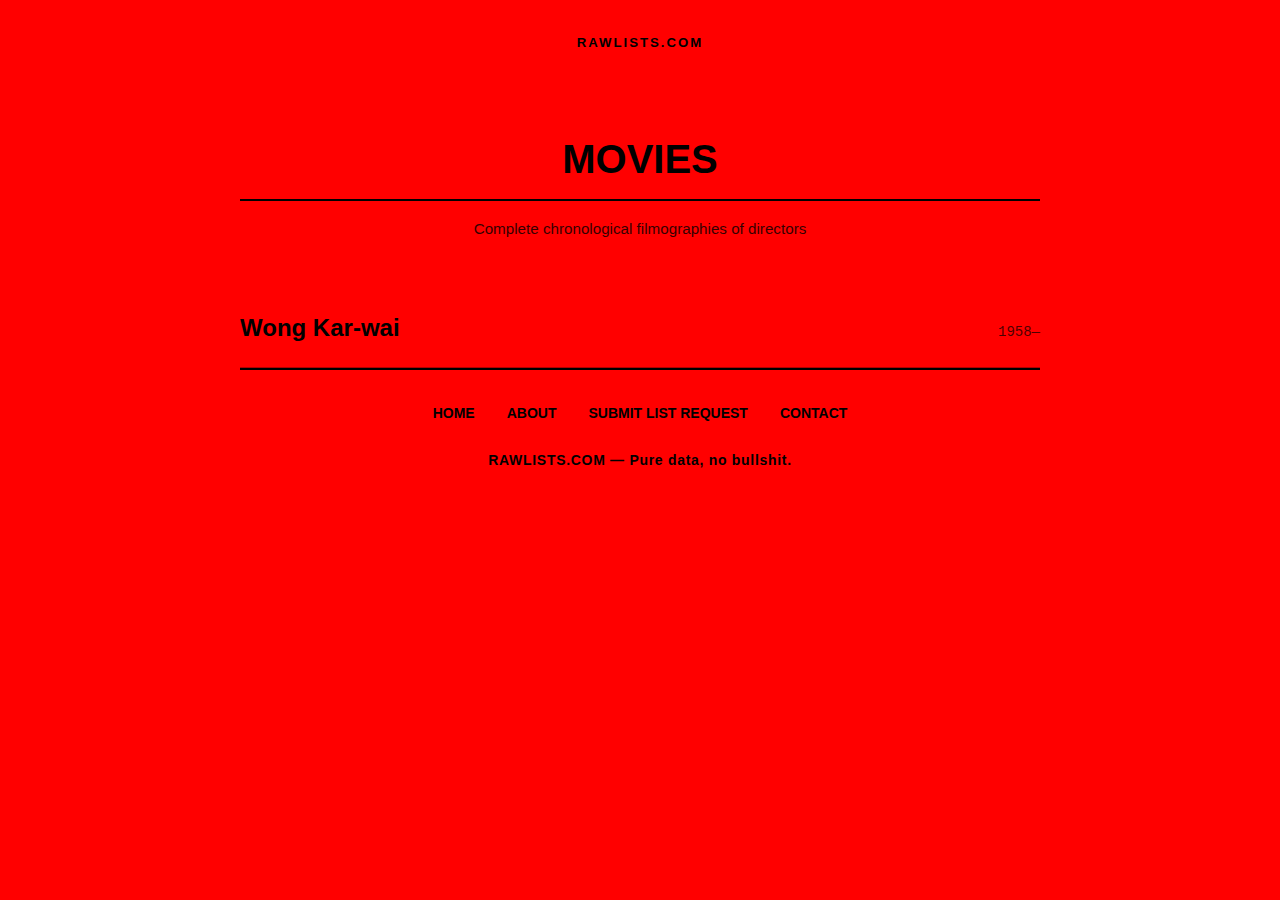
<file: movies.html>
<!DOCTYPE html>
<html lang="en">
<head>
<!-- Google tag (gtag.js) -->
<script async src="https://www.googletagmanager.com/gtag/js?id=G-NQX2SLQL2Z"></script>
<script>
  window.dataLayer = window.dataLayer || [];
  function gtag(){dataLayer.push(arguments);}
  gtag('js', new Date());
  
  gtag('config', 'G-NQX2SLQL2Z');
</script>

    <meta charset="UTF-8">
    <meta name="viewport" content="width=device-width, initial-scale=1.0">
    <title>Movies - RAWLISTS.COM</title>
    <style>
        * {
            margin: 0;
            padding: 0;
            box-sizing: border-box;
        }

        body {
            background-color: #FF0000;
            color: #000000;
            font-family: 'Arial Black', 'Arial Bold', Gadget, sans-serif;
            line-height: 1.6;
            padding: 2rem 1rem;
        }

        .container {
            max-width: 800px;
            margin: 0 auto;
            flex: 1;
            display: flex;
            flex-direction: column;
        }

        header {
            margin-bottom: 3rem;
            padding-bottom: 0.5rem;
        }

        .site-title {
            font-size: 0.825rem;
            font-weight: 900;
            letter-spacing: 0.15em;
            text-transform: uppercase;
            margin-bottom: 1.1rem;
            color: #000000;
            text-align: center;
        }

        .site-title a {
            color: #000000;
            text-decoration: none;
        }

        .site-title a:hover {
            opacity: 0.7;
        }

        .page-title {
            font-size: 2.5rem;
            font-weight: 900;
            color: #000000;
            text-align: center;
            margin-bottom: 1rem;
            border-bottom: 2px solid #000000;
            padding-bottom: 0.5rem;
        }

        .intro {
            text-align: center;
            font-size: 0.95rem;
            color: #000000;
            opacity: 0.8;
            margin-bottom: 3rem;
        }

        .director-list {
            list-style: none;
        }

        .director-item {
            border-bottom: 1px solid rgba(0, 0, 0, 0.3);
            transition: background-color 0.2s ease;
        }

        .director-item:hover {
            background-color: rgba(0, 0, 0, 0.1);
        }

        .director-link {
            display: flex;
            justify-content: space-between;
            align-items: baseline;
            padding: 1.25rem 0;
            text-decoration: none;
            gap: 1rem;
        }

        .director-name {
            font-size: 1.5rem;
            font-weight: 900;
            color: #000000;
        }

        .director-years {
            font-family: 'Courier New', monospace;
            font-size: 0.875rem;
            color: #000000;
            opacity: 0.7;
            white-space: nowrap;
        }

        footer {
            margin-top: 4rem;
            padding-top: 2rem;
            border-top: 2px solid #000000;
            text-align: center;
        }

        .footer-links {
            display: flex;
            justify-content: center;
            gap: 2rem;
            margin-bottom: 1.5rem;
            flex-wrap: wrap;
        }

        .footer-links a {
            color: #000000;
            text-decoration: none;
            font-size: 0.875rem;
            font-weight: 900;
            transition: opacity 0.2s ease;
        }

        .footer-links a:hover {
            opacity: 0.7;
        }

        .footer-slogan {
            font-size: 0.875rem;
            color: #000000;
            font-weight: 900;
            letter-spacing: 0.05em;
        }

        @media (max-width: 640px) {
            .page-title {
                font-size: 2rem;
            }

            .director-link {
                flex-direction: column;
                align-items: flex-start;
                gap: 0.25rem;
            }

            .director-name {
                font-size: 1.25rem;
            }
        }
    </style>
</head>
<body>
    <div class="container">
        <header>
            <h1 class="site-title"><a href="index.html">RAWLISTS.COM</a></h1>
        </header>

        <h2 class="page-title">MOVIES</h2>
        <p class="intro">Complete chronological filmographies of directors</p>

        <ul class="director-list">
            <li class="director-item">
                <a href="wong-kar-wai.html" class="director-link">
                    <span class="director-name">Wong Kar-wai</span>
                    <span class="director-years">1958—</span>
                </a>
            </li>
        </ul>

        <footer style="margin-top: auto;">
                        <div class="footer-links">
                <a href="index.html">HOME</a>
                <a href="about.html">ABOUT</a>
                <a href="submit.html">SUBMIT LIST REQUEST</a>
                <a href="contact.html">CONTACT</a>
            </div>
            <p class="footer-slogan">RAWLISTS.COM — Pure data, no bullshit.</p>
        </footer>
    </div>
</body>
</html>
</file>
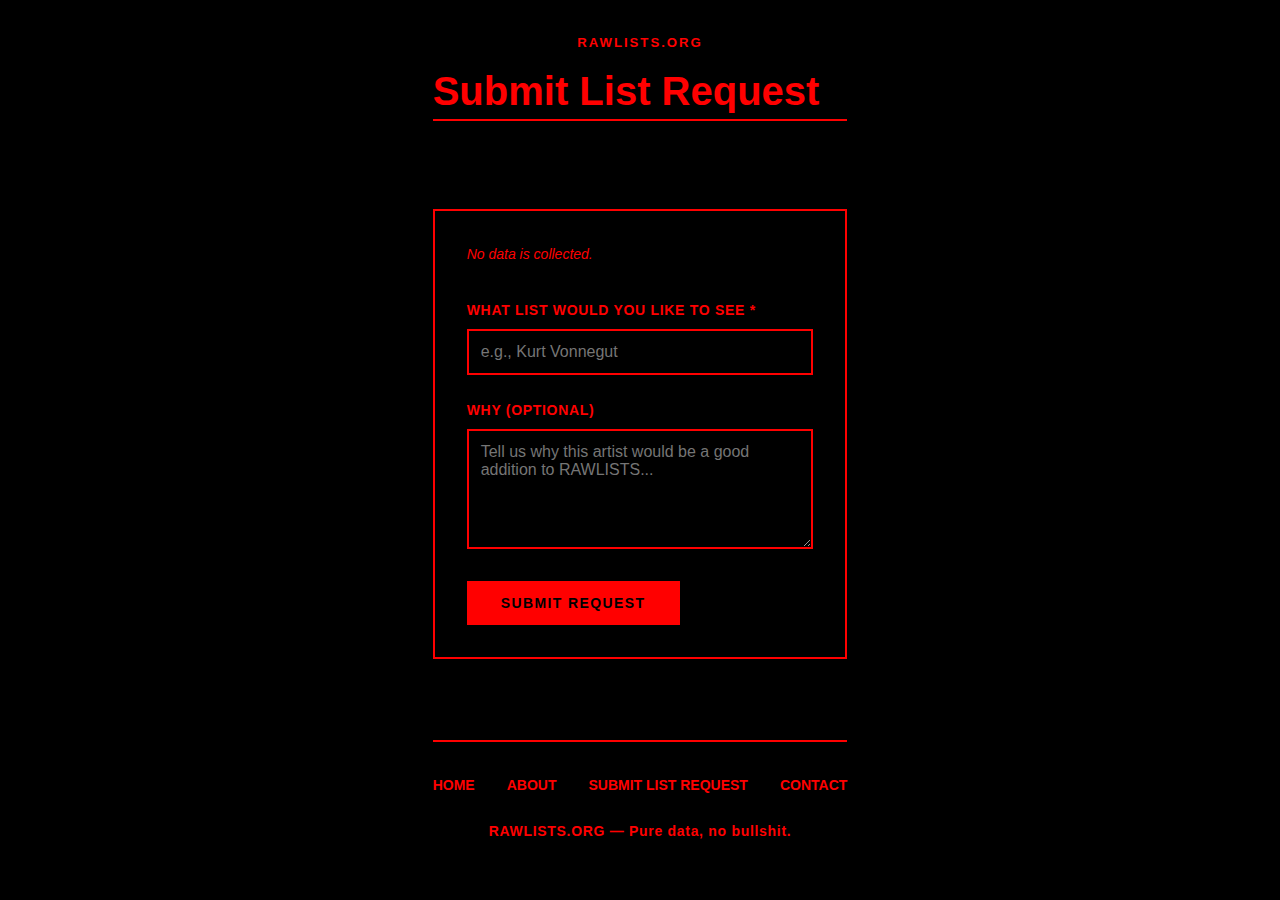
<file: submit.html>
<!DOCTYPE html>
<html lang="en">
<head>
<!-- Google tag (gtag.js) -->
<script async src="https://www.googletagmanager.com/gtag/js?id=G-NQX2SLQL2Z"></script>
<script>
  window.dataLayer = window.dataLayer || [];
  function gtag(){dataLayer.push(arguments);}
  gtag('js', new Date());
  
  gtag('config', 'G-NQX2SLQL2Z');
</script>

    <meta charset="UTF-8">
    <meta name="viewport" content="width=device-width, initial-scale=1.0">
    <title>Submit List Request - RAWLISTS.ORG</title>
    <style>
        * {
            margin: 0;
            padding: 0;
            box-sizing: border-box;
        }

        body {
            background-color: #000000;
            color: #FF0000;
            font-family: 'Arial Black', Arial, sans-serif;
            line-height: 1.6;
            padding: 2rem 1rem;
            min-height: 100vh;
            display: flex;
            flex-direction: column;
        }

        .container {
            max-width: 800px;
            margin: 0 auto;
            flex: 1;
            display: flex;
            flex-direction: column;
        }

        header {
            margin-bottom: 3rem;
            padding-bottom: 0.5rem;
        }

        .site-title {
            font-size: 0.825rem;
            font-weight: 700;
            letter-spacing: 0.15em;
            text-transform: uppercase;
            margin-bottom: 1.1rem;
            text-align: center;
        }

        .site-title a {
            color: #FF0000;
            text-decoration: none;
        }

        .page-header {
            border-bottom: 2px solid #FF0000;
            padding-bottom: 0.5rem;
            margin-bottom: 2rem;
        }

        .page-title {
            font-size: 2.5rem;
            font-weight: 700;
            color: #FF0000;
            line-height: 1;
        }

        .content {
            margin-bottom: 3rem;
        }

        p {
            margin-bottom: 1.5rem;
            font-size: 1rem;
            line-height: 1.7;
            font-family: Arial, sans-serif;
            font-weight: 400;
        }

        .form-container {
            background-color: #000000;
            border: 2px solid #FF0000;
            padding: 2rem;
            margin-bottom: 2rem;
        }

        .form-note {
            font-size: 0.875rem;
            margin-bottom: 2rem;
            font-style: italic;
            font-family: Arial, sans-serif;
        }

        .form-group {
            margin-bottom: 1.5rem;
        }

        label {
            display: block;
            font-size: 0.875rem;
            font-weight: 900;
            margin-bottom: 0.5rem;
            text-transform: uppercase;
            letter-spacing: 0.05em;
        }

        input[type="text"],
        textarea {
            width: 100%;
            background-color: #000000;
            border: 2px solid #FF0000;
            color: #FF0000;
            padding: 0.75rem;
            font-size: 1rem;
            font-family: Arial, sans-serif;
            font-weight: 400;
        }

        input[type="text"]:focus,
        textarea:focus {
            outline: none;
            border-color: #FF0000;
            background-color: #1a0000;
        }

        textarea {
            resize: vertical;
            min-height: 120px;
        }

        .submit-btn {
            background-color: #FF0000;
            color: #000000;
            border: 2px solid #FF0000;
            padding: 0.75rem 2rem;
            font-size: 0.875rem;
            font-weight: 900;
            text-transform: uppercase;
            letter-spacing: 0.1em;
            cursor: pointer;
            transition: all 0.2s ease;
            font-family: 'Arial Black', Arial, sans-serif;
        }

        .submit-btn:hover {
            background-color: #000000;
            color: #FF0000;
        }

        .success-message {
            display: none;
            background-color: #000000;
            border: 2px solid #FF0000;
            padding: 1.5rem;
            margin-bottom: 2rem;
            text-align: center;
        }

        .success-message.show {
            display: block;
        }

        footer {
            margin-top: 4rem;
            padding-top: 2rem;
            border-top: 2px solid #FF0000;
            text-align: center;
        }

        .footer-links {
            display: flex;
            justify-content: center;
            gap: 2rem;
            margin-bottom: 1.5rem;
            flex-wrap: wrap;
        }

        .footer-links a {
            color: #FF0000;
            text-decoration: none;
            font-size: 0.875rem;
            font-weight: 900;
            transition: opacity 0.2s ease;
        }

        .footer-links a:hover {
            opacity: 0.7;
        }

        .footer-slogan {
            font-size: 0.875rem;
            color: #FF0000;
            font-weight: 600;
            letter-spacing: 0.05em;
        }

        @media (max-width: 640px) {
            .page-title {
                font-size: 2rem;
            }

            .form-container {
                padding: 1.5rem;
            }

            .footer-links {
                gap: 1rem;
            }
        }
    </style>
</head>
<body>
    <div class="container">
        <header>
            <h1 class="site-title"><a href="index.html">RAWLISTS.ORG</a></h1>
            <div class="page-header">
                <h2 class="page-title">Submit List Request</h2>
            </div>
        </header>

        <div class="content">
            

            <div class="success-message" id="successMessage">
                <p style="font-weight: 900; font-size: 1.1rem;">REQUEST SUBMITTED</p>
                <p style="margin-bottom: 0;">Thanks for your suggestion. We'll consider it for future additions.</p>
            </div>

            <div class="form-container">
                <p class="form-note">No data is collected.</p>

                <form id="submitForm">
                    <div class="form-group">
                        <label for="artistName">WHAT LIST WOULD YOU LIKE TO SEE *</label>
                        <input type="text" id="artistName" name="artistName" required placeholder="e.g., Kurt Vonnegut">
                    </div>

<div class="form-group">
                        <label for="reason">WHY (OPTIONAL)</label>
                        <textarea id="reason" name="reason" placeholder="Tell us why this artist would be a good addition to RAWLISTS..."></textarea>
                    </div>

                    <button type="submit" class="submit-btn">Submit Request</button>
                </form>
            </div>

            
        </div>

        <footer style="margin-top: auto;">
            <div class="footer-links">
                <a href="index.html">HOME</a>
                <a href="about.html">ABOUT</a>
                <a href="submit.html">SUBMIT LIST REQUEST</a>
                <a href="contact.html">CONTACT</a>
            </div>
            <p class="footer-slogan">RAWLISTS.ORG — Pure data, no bullshit.</p>
        </footer>
    </div>

    <script>
        // Simple form handler - no data is sent anywhere
        document.getElementById('submitForm').addEventListener('submit', function(e) {
            e.preventDefault();
            
            // Show success message
            document.getElementById('successMessage').classList.add('show');
            
            // Reset form
            this.reset();
            
            // Scroll to success message
            document.getElementById('successMessage').scrollIntoView({ behavior: 'smooth' });
            
            // Hide success message after 5 seconds
            setTimeout(function() {
                document.getElementById('successMessage').classList.remove('show');
            }, 5000);
        });
    </script>
</body>
</html>
</file>
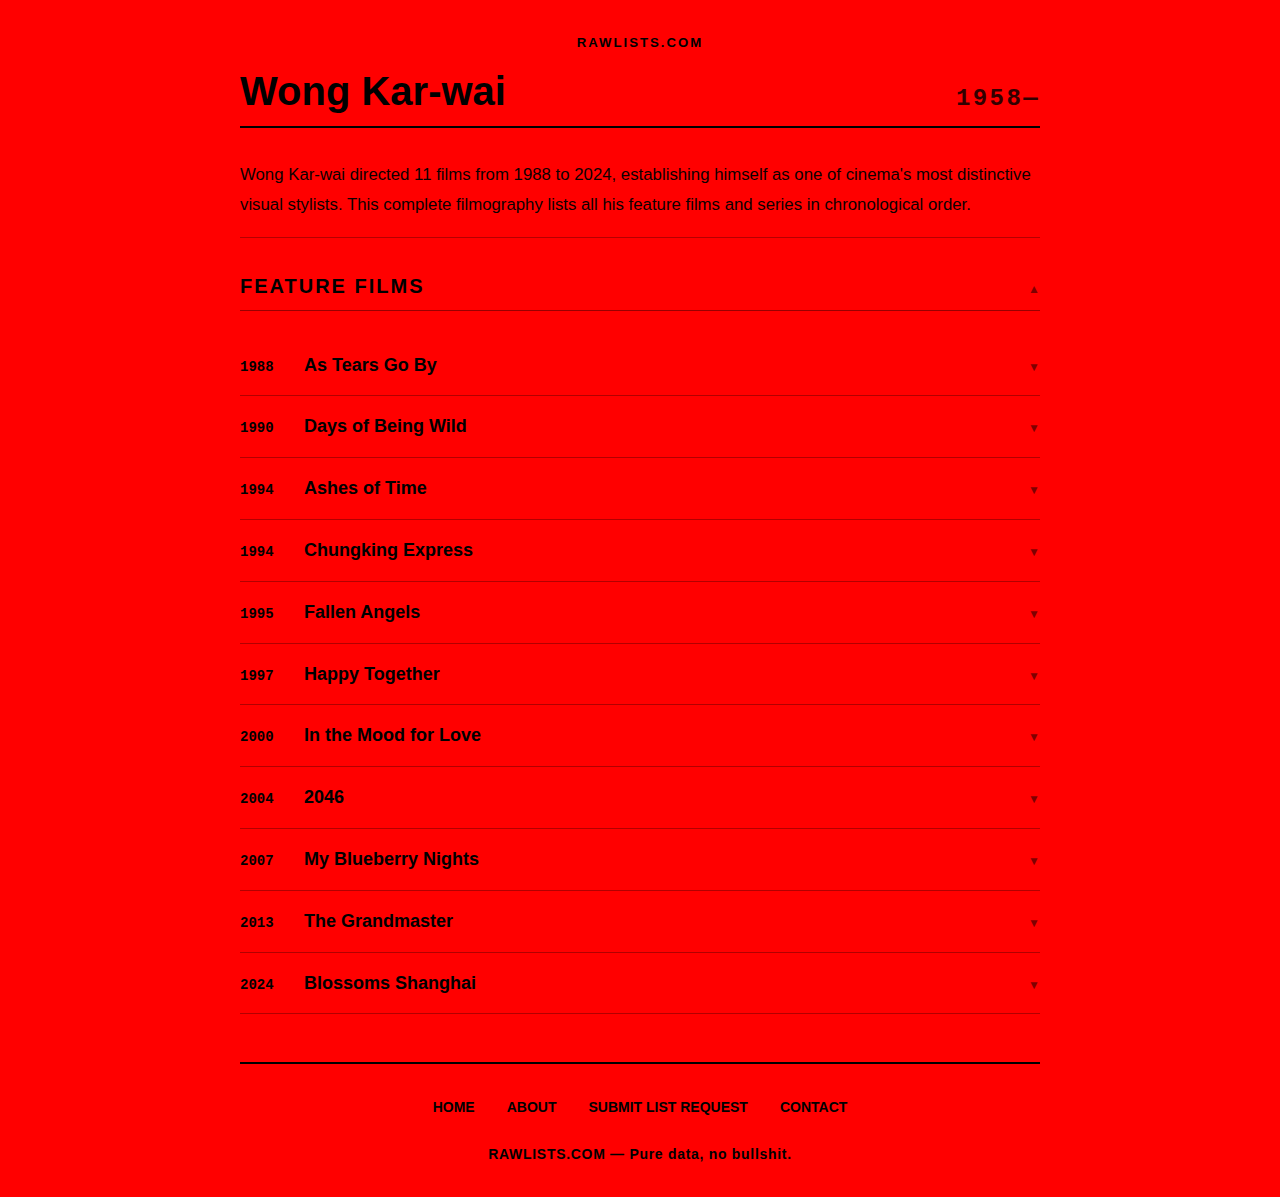
<file: wong-kar-wai.html>
<!DOCTYPE html>
<html lang="en">
<head>
<!-- Google tag (gtag.js) -->
<script async src="https://www.googletagmanager.com/gtag/js?id=G-NQX2SLQL2Z"></script>
<script>
  window.dataLayer = window.dataLayer || [];
  function gtag(){dataLayer.push(arguments);}
  gtag('js', new Date());
  
  gtag('config', 'G-NQX2SLQL2Z');
</script>

    <meta charset="UTF-8">
    <meta name="viewport" content="width=device-width, initial-scale=1.0">
    <title>Wong Kar-wai Complete Filmography | All 11 Films in Order - RAWLISTS</title>
    <meta name="description" content="Complete Wong Kar-wai filmography (1988-2024): all 11 films in chronological order including In the Mood for Love, Chungking Express, 2046, and more.">
    <meta name="keywords" content="wong kar wai, wong kar-wai filmography, wong kar wai films, in the mood for love, chungking express, 2046, happy together">
    <link rel="canonical" href="https://rawlists.com/wong-kar-wai.html">
    
    <!-- Open Graph / Social Media -->
    <meta property="og:type" content="website">
    <meta property="og:url" content="https://rawlists.com/wong-kar-wai.html">
    <meta property="og:title" content="Wong Kar-wai Complete Filmography - All Films in Order">
    <meta property="og:description" content="Complete Wong Kar-wai filmography: 11 films from As Tears Go By (1988) to Blossoms Shanghai (2024).">
    <meta property="og:site_name" content="RAWLISTS">
    
    <!-- Twitter Card -->
    <meta name="twitter:card" content="summary">
    <meta name="twitter:title" content="Wong Kar-wai Complete Filmography - All Films in Order">
    <meta name="twitter:description" content="Complete Wong Kar-wai filmography: 11 films from As Tears Go By (1988) to Blossoms Shanghai (2024).">
    <style>
        * {
            margin: 0;
            padding: 0;
            box-sizing: border-box;
        }

        body {
            background-color: #FF0000;
            color: #000000;
            font-family: 'Arial Black', 'Arial Bold', Gadget, sans-serif;
            line-height: 1.6;
            padding: 2rem 1rem;
        }

        .container {
            max-width: 800px;
            margin: 0 auto;
            flex: 1;
            display: flex;
            flex-direction: column;
        }

        header {
            margin-bottom: 0;
            padding-bottom: 0.5rem;
        }

        .site-title {
            font-size: 0.825rem;
            font-weight: 900;
            letter-spacing: 0.15em;
            text-transform: uppercase;
            margin-bottom: 1.1rem;
            color: #000000;
            text-align: center;
        }

        .site-title a {
            color: #000000;
            text-decoration: none;
        }

        .site-title a:hover {
            opacity: 0.7;
        }

        .author-header {
            display: flex;
            justify-content: space-between;
            align-items: baseline;
            gap: 2rem;
            border-bottom: 2px solid #000000;
            padding-bottom: 0.5rem;
        }

        .author-name {
            font-size: 2.5rem;
            font-weight: 900;
            color: #000000;
            line-height: 1;
        }

        .life-dates {
            font-family: 'Courier New', monospace;
            font-size: 1.5rem;
            color: #000000;
            opacity: 0.8;
            letter-spacing: 0.1em;
            font-weight: 900;
        }

        .intro-text {
            font-size: 1.05rem;
            line-height: 1.8;
            color: #000000;
            margin: 0.5rem 0 2rem 0;
            padding: 1rem 0;
            border-bottom: 1px solid rgba(0, 0, 0, 0.3);
            opacity: 0.95;
        }

        .work-list {
            list-style: none;
        }

        .category-section {
            margin-bottom: 3rem;
        }

        .category-header {
            display: flex;
            justify-content: space-between;
            align-items: baseline;
            border-bottom: 1px solid rgba(0, 0, 0, 0.4);
            padding-bottom: 0.5rem;
            margin-bottom: 1.5rem;
        }

        .category-title {
            font-size: 1.25rem;
            font-weight: 900;
            color: #000000;
            text-transform: uppercase;
            letter-spacing: 0.1em;
        }

        .collapse-category {
            font-size: 0.75rem;
            color: #000000;
            opacity: 0.5;
            cursor: pointer;
            user-select: none;
            transition: opacity 0.2s ease;
        }

        .collapse-category:hover {
            opacity: 1;
        }

        .work-item {
            border-bottom: 1px solid rgba(0, 0, 0, 0.3);
            padding: 1rem 0;
            transition: background-color 0.2s ease;
        }

        .work-item:hover {
            background-color: rgba(0, 0, 0, 0.05);
        }

        .work-header {
            display: flex;
            align-items: baseline;
            gap: 1rem;
            cursor: pointer;
            user-select: none;
        }

        .year {
            font-family: 'Courier New', monospace;
            font-weight: 900;
            font-size: 0.875rem;
            min-width: 3rem;
            color: #000000;
        }

        .title {
            flex: 1;
            font-size: 1.125rem;
            font-weight: 900;
            color: #000000;
        }

        .expand-icon {
            font-size: 0.75rem;
            color: #000000;
            opacity: 0.5;
            transition: transform 0.2s ease, opacity 0.2s ease;
        }

        .work-item:hover .expand-icon {
            opacity: 1;
        }

        .work-item.expanded .expand-icon {
            transform: rotate(180deg);
        }

        .work-details {
            max-height: 0;
            overflow: hidden;
            transition: max-height 0.3s ease, margin 0.3s ease;
        }

        .work-details.show {
            max-height: 500px;
            margin-top: 1rem;
        }

        .details-content {
            padding-left: 4rem;
            padding-right: 2rem;
        }

        .description {
            font-size: 0.95rem;
            line-height: 1.7;
            color: #000000;
            margin-bottom: 1rem;
            opacity: 0.9;
            font-weight: 400;
            font-family: Arial, sans-serif;
        }

        .buy-links {
            display: flex;
            justify-content: space-between;
            gap: 0.75rem;
            flex-wrap: wrap;
        }

        .buy-link {
            display: inline-block;
            color: #FF0000;
            background-color: #000000;
            text-decoration: none;
            padding: 0.5rem 1rem;
            border-radius: 0px;
            font-size: 0.8rem;
            font-weight: 900;
            transition: all 0.2s ease;
            letter-spacing: 0.05em;
            border: 2px solid #000000;
        }

        .buy-link:hover {
            background-color: #FF0000;
            color: #000000;
        }

        footer {
            margin-top: 4rem;
            padding-top: 2rem;
            border-top: 2px solid #000000;
            text-align: center;
        }

        .footer-links {
            display: flex;
            justify-content: center;
            gap: 2rem;
            margin-bottom: 1.5rem;
            flex-wrap: wrap;
        }

        .footer-links a {
            color: #000000;
            text-decoration: none;
            font-size: 0.875rem;
            font-weight: 900;
            transition: opacity 0.2s ease;
        }

        .footer-links a:hover {
            opacity: 0.7;
        }

        .footer-slogan {
            font-size: 0.875rem;
            color: #000000;
            font-weight: 900;
            letter-spacing: 0.05em;
        }

        @media (max-width: 640px) {
            .site-title {
                font-size: 1.25rem;
            }

            .author-header {
                flex-direction: column;
                align-items: flex-start;
                gap: 0.5rem;
            }

            .author-name {
                font-size: 2rem;
            }

            .life-dates {
                font-size: 1.125rem;
            }

            .work-header {
                flex-direction: column;
                gap: 0.25rem;
                align-items: flex-start;
            }

            .details-content {
                padding-left: 1rem;
                padding-right: 0;
            }

            .year {
                min-width: auto;
            }

            .footer-links {
                gap: 1rem;
            }
        }
    </style>
</head>
<body>
    <div class="container">
        <header>
            <h1 class="site-title"><a href="index.html">RAWLISTS.COM</a></h1>
            <div class="author-header">
                <h2 class="author-name">Wong Kar-wai</h2>
                <div class="life-dates">1958—</div>
            </div>
        </header>

        <p class="intro-text">Wong Kar-wai directed 11 films from 1988 to 2024, establishing himself as one of cinema's most distinctive visual stylists. This complete filmography lists all his feature films and series in chronological order.</p>

        <div class="category-section">
            <div class="category-header">
                <h3 class="category-title">Feature Films</h3>
                <span class="collapse-category" data-category="films">▲</span>
            </div>
            <ul class="work-list">
                <li class="work-item">
                    <div class="work-header">
                        <span class="year">1988</span>
                        <span class="title">As Tears Go By</span>
                        <span class="expand-icon">▼</span>
                    </div>
                    <div class="work-details">
                        <div class="details-content">
                            <p class="description">Debut feature. Hong Kong gangster film. Triad member conflicted between loyalty and relationships.</p>
                            <div class="buy-links">
                                <a href="#" class="buy-link">AMAZON</a>
                                <a href="#" class="buy-link">CRITERION</a>
                                <a href="#" class="buy-link">APPLE TV</a>
                            </div>
                        </div>
                    </div>
                </li>

                <li class="work-item">
                    <div class="work-header">
                        <span class="year">1990</span>
                        <span class="title">Days of Being Wild</span>
                        <span class="expand-icon">▼</span>
                    </div>
                    <div class="work-details">
                        <div class="details-content">
                            <p class="description">Set in 1960s Hong Kong. Playboy searches for birth mother. Cinematography by Christopher Doyle.</p>
                            <div class="buy-links">
                                <a href="#" class="buy-link">AMAZON</a>
                                <a href="#" class="buy-link">CRITERION</a>
                                <a href="#" class="buy-link">APPLE TV</a>
                            </div>
                        </div>
                    </div>
                </li>

                <li class="work-item">
                    <div class="work-header">
                        <span class="year">1994</span>
                        <span class="title">Ashes of Time</span>
                        <span class="expand-icon">▼</span>
                    </div>
                    <div class="work-details">
                        <div class="details-content">
                            <p class="description">Wuxia film. Swordsman in desert brokers assassinations. Non-linear structure. Re-edited as Redux in 2008.</p>
                            <div class="buy-links">
                                <a href="#" class="buy-link">AMAZON</a>
                                <a href="#" class="buy-link">CRITERION</a>
                                <a href="#" class="buy-link">APPLE TV</a>
                            </div>
                        </div>
                    </div>
                </li>

                <li class="work-item">
                    <div class="work-header">
                        <span class="year">1994</span>
                        <span class="title">Chungking Express</span>
                        <span class="expand-icon">▼</span>
                    </div>
                    <div class="work-details">
                        <div class="details-content">
                            <p class="description">Two stories about Hong Kong cops. Shot in 23 days. International breakthrough.</p>
                            <div class="buy-links">
                                <a href="#" class="buy-link">AMAZON</a>
                                <a href="#" class="buy-link">CRITERION</a>
                                <a href="#" class="buy-link">APPLE TV</a>
                            </div>
                        </div>
                    </div>
                </li>

                <li class="work-item">
                    <div class="work-header">
                        <span class="year">1995</span>
                        <span class="title">Fallen Angels</span>
                        <span class="expand-icon">▼</span>
                    </div>
                    <div class="work-details">
                        <div class="details-content">
                            <p class="description">Originally planned as third Chungking Express story. Hitman, his agent, and a mute ex-convict.</p>
                            <div class="buy-links">
                                <a href="#" class="buy-link">AMAZON</a>
                                <a href="#" class="buy-link">CRITERION</a>
                                <a href="#" class="buy-link">APPLE TV</a>
                            </div>
                        </div>
                    </div>
                </li>

                <li class="work-item">
                    <div class="work-header">
                        <span class="year">1997</span>
                        <span class="title">Happy Together</span>
                        <span class="expand-icon">▼</span>
                    </div>
                    <div class="work-details">
                        <div class="details-content">
                            <p class="description">Two Hong Kong men in volatile relationship travel to Argentina. Won Best Director at Cannes.</p>
                            <div class="buy-links">
                                <a href="#" class="buy-link">AMAZON</a>
                                <a href="#" class="buy-link">CRITERION</a>
                                <a href="#" class="buy-link">APPLE TV</a>
                            </div>
                        </div>
                    </div>
                </li>

                <li class="work-item">
                    <div class="work-header">
                        <span class="year">2000</span>
                        <span class="title">In the Mood for Love</span>
                        <span class="expand-icon">▼</span>
                    </div>
                    <div class="work-details">
                        <div class="details-content">
                            <p class="description">1960s Hong Kong. Two neighbors discover their spouses are having an affair. Won Best Actor at Cannes. Widely considered his best film.</p>
                            <div class="buy-links">
                                <a href="#" class="buy-link">AMAZON</a>
                                <a href="#" class="buy-link">CRITERION</a>
                                <a href="#" class="buy-link">APPLE TV</a>
                            </div>
                        </div>
                    </div>
                </li>

                <li class="work-item">
                    <div class="work-header">
                        <span class="year">2004</span>
                        <span class="title">2046</span>
                        <span class="expand-icon">▼</span>
                    </div>
                    <div class="work-details">
                        <div class="details-content">
                            <p class="description">Sequel to In the Mood for Love. Writer reflects on lost loves while writing science fiction. Fragmented narrative.</p>
                            <div class="buy-links">
                                <a href="#" class="buy-link">AMAZON</a>
                                <a href="#" class="buy-link">CRITERION</a>
                                <a href="#" class="buy-link">APPLE TV</a>
                            </div>
                        </div>
                    </div>
                </li>

                <li class="work-item">
                    <div class="work-header">
                        <span class="year">2007</span>
                        <span class="title">My Blueberry Nights</span>
                        <span class="expand-icon">▼</span>
                    </div>
                    <div class="work-details">
                        <div class="details-content">
                            <p class="description">English-language debut. Stars Norah Jones as heartbroken woman traveling across America.</p>
                            <div class="buy-links">
                                <a href="#" class="buy-link">AMAZON</a>
                                <a href="#" class="buy-link">CRITERION</a>
                                <a href="#" class="buy-link">APPLE TV</a>
                            </div>
                        </div>
                    </div>
                </li>

                <li class="work-item">
                    <div class="work-header">
                        <span class="year">2013</span>
                        <span class="title">The Grandmaster</span>
                        <span class="expand-icon">▼</span>
                    </div>
                    <div class="work-details">
                        <div class="details-content">
                            <p class="description">Biopic of Ip Man, Bruce Lee's teacher. Martial arts film with romance subplot.</p>
                            <div class="buy-links">
                                <a href="#" class="buy-link">AMAZON</a>
                                <a href="#" class="buy-link">CRITERION</a>
                                <a href="#" class="buy-link">APPLE TV</a>
                            </div>
                        </div>
                    </div>
                </li>

                <li class="work-item">
                    <div class="work-header">
                        <span class="year">2024</span>
                        <span class="title">Blossoms Shanghai</span>
                        <span class="expand-icon">▼</span>
                    </div>
                    <div class="work-details">
                        <div class="details-content">
                            <p class="description">First work in over a decade. Originally 30-episode TV series. Shanghai in the 1990s.</p>
                            <div class="buy-links">
                                <a href="#" class="buy-link">AMAZON</a>
                                <a href="#" class="buy-link">CRITERION</a>
                                <a href="#" class="buy-link">APPLE TV</a>
                            </div>
                        </div>
                    </div>
                </li>
            </ul>
        </div>

        <footer style="margin-top: auto;">
                        <div class="footer-links">
                <a href="index.html">HOME</a>
                <a href="about.html">ABOUT</a>
                <a href="submit.html">SUBMIT LIST REQUEST</a>
                <a href="contact.html">CONTACT</a>
            </div>
            <p class="footer-slogan">RAWLISTS.COM — Pure data, no bullshit.</p>
        </footer>
    </div>

    <script>
        // Add click handlers to expand/collapse items
        document.querySelectorAll('.work-header').forEach(header => {
            header.addEventListener('click', function() {
                const workItem = this.closest('.work-item');
                const details = workItem.querySelector('.work-details');
                
                // Toggle expanded state
                workItem.classList.toggle('expanded');
                details.classList.toggle('show');
            });
        });

        // Toggle expand/collapse category button
        document.querySelectorAll('.collapse-category').forEach(btn => {
            btn.addEventListener('click', function() {
                const category = this.closest('.category-section');
                const allItems = category.querySelectorAll('.work-item');
                const expandedItems = category.querySelectorAll('.work-item.expanded');
                
                // If all are expanded, collapse all. Otherwise, expand all.
                if (expandedItems.length === allItems.length) {
                    // Collapse all
                    expandedItems.forEach(item => {
                        item.classList.remove('expanded');
                        item.querySelector('.work-details').classList.remove('show');
                    });
                } else {
                    // Expand all
                    allItems.forEach(item => {
                        item.classList.add('expanded');
                        item.querySelector('.work-details').classList.add('show');
                    });
                }
            });
        });

        // Prevent buy link clicks from toggling
        document.querySelectorAll('.buy-link').forEach(link => {
            link.addEventListener('click', function(e) {
                e.stopPropagation();
                // In production, these would be actual affiliate links
                // For now, prevent default to avoid navigation
                e.preventDefault();
            });
        });
    </script>
</body>
</html>
</file>
